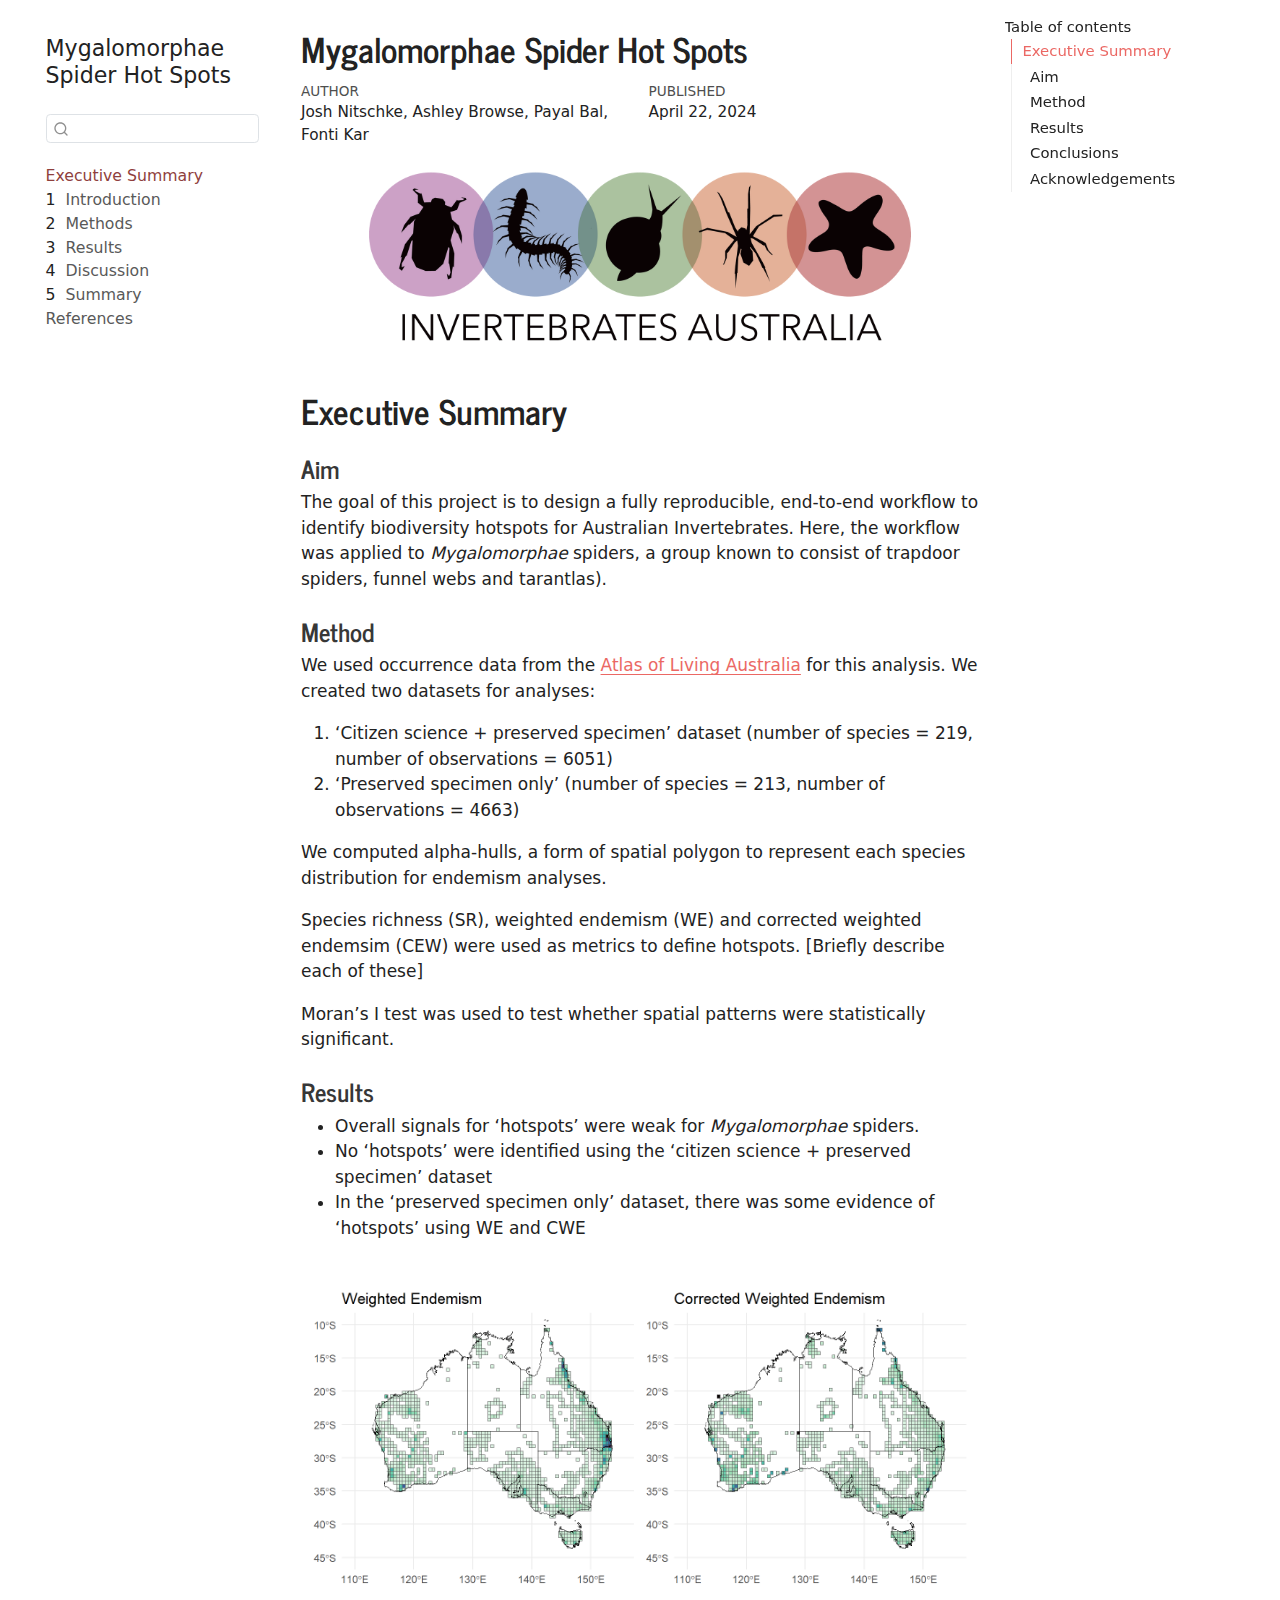
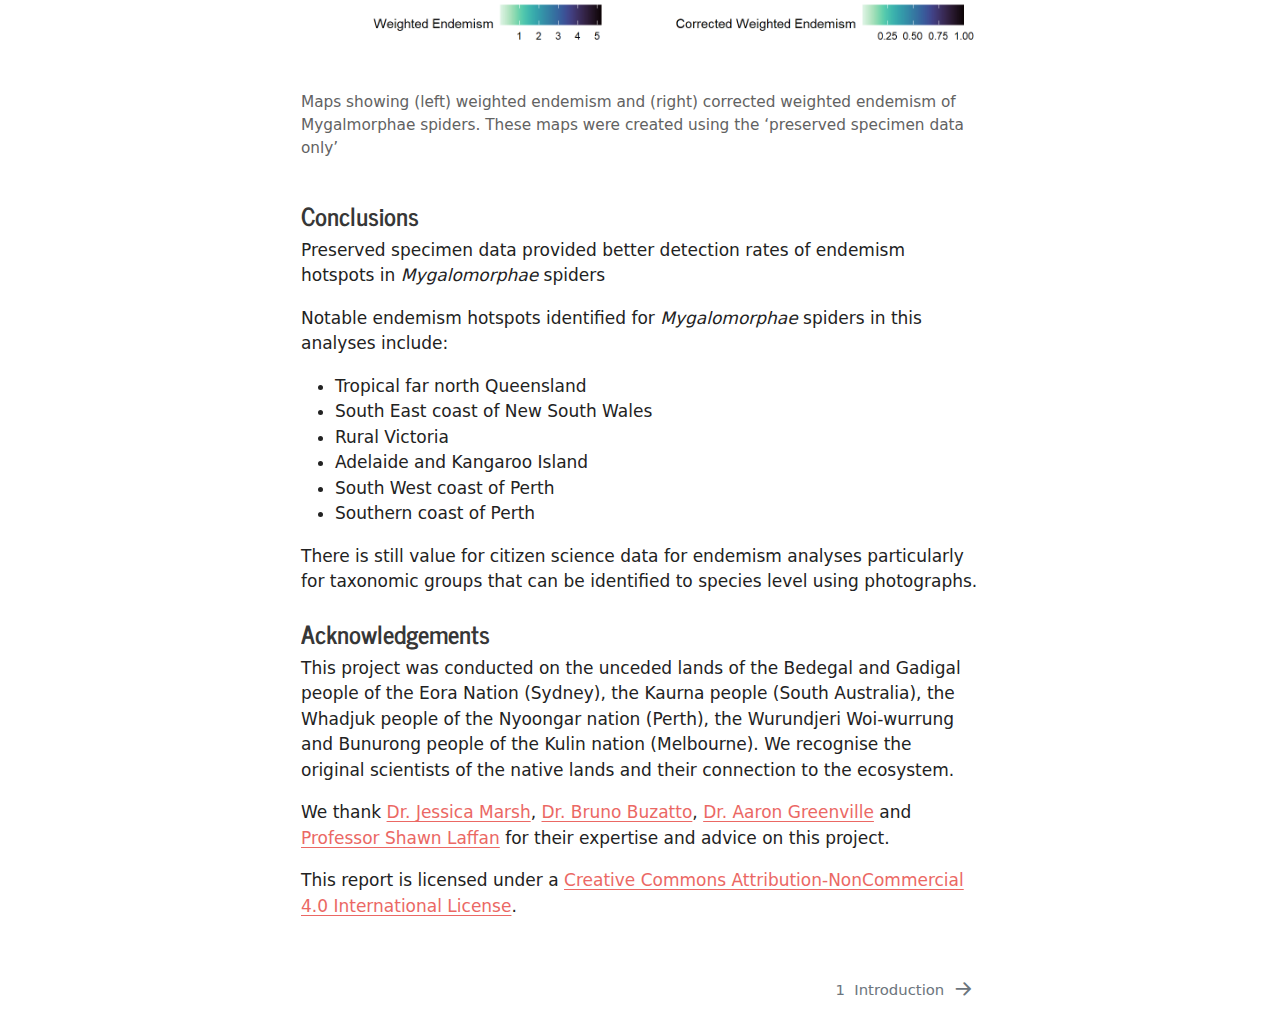
<file: index.html>
<!DOCTYPE html>
<html xmlns="http://www.w3.org/1999/xhtml" lang="en" xml:lang="en"><head>

<meta charset="utf-8">
<meta name="generator" content="quarto-1.5.57">

<meta name="viewport" content="width=device-width, initial-scale=1.0, user-scalable=yes">

<meta name="author" content="Josh Nitschke, Ashley Browse, Payal Bal, Fonti Kar">
<meta name="dcterms.date" content="2024-04-22">

<title>Mygalomorphae Spider Hot Spots</title>
<style>
code{white-space: pre-wrap;}
span.smallcaps{font-variant: small-caps;}
div.columns{display: flex; gap: min(4vw, 1.5em);}
div.column{flex: auto; overflow-x: auto;}
div.hanging-indent{margin-left: 1.5em; text-indent: -1.5em;}
ul.task-list{list-style: none;}
ul.task-list li input[type="checkbox"] {
  width: 0.8em;
  margin: 0 0.8em 0.2em -1em; /* quarto-specific, see https://github.com/quarto-dev/quarto-cli/issues/4556 */ 
  vertical-align: middle;
}
</style>


<script src="site_libs/quarto-nav/quarto-nav.js"></script>
<script src="site_libs/quarto-nav/headroom.min.js"></script>
<script src="site_libs/clipboard/clipboard.min.js"></script>
<script src="site_libs/quarto-search/autocomplete.umd.js"></script>
<script src="site_libs/quarto-search/fuse.min.js"></script>
<script src="site_libs/quarto-search/quarto-search.js"></script>
<meta name="quarto:offset" content="./">
<link href="./intro.html" rel="next">
<script src="site_libs/quarto-html/quarto.js"></script>
<script src="site_libs/quarto-html/popper.min.js"></script>
<script src="site_libs/quarto-html/tippy.umd.min.js"></script>
<script src="site_libs/quarto-html/anchor.min.js"></script>
<link href="site_libs/quarto-html/tippy.css" rel="stylesheet">
<link href="site_libs/quarto-html/quarto-syntax-highlighting.css" rel="stylesheet" id="quarto-text-highlighting-styles">
<script src="site_libs/bootstrap/bootstrap.min.js"></script>
<link href="site_libs/bootstrap/bootstrap-icons.css" rel="stylesheet">
<link href="site_libs/bootstrap/bootstrap.min.css" rel="stylesheet" id="quarto-bootstrap" data-mode="light">
<script src="site_libs/quarto-contrib/glightbox/glightbox.min.js"></script>
<link href="site_libs/quarto-contrib/glightbox/glightbox.min.css" rel="stylesheet">
<link href="site_libs/quarto-contrib/glightbox/lightbox.css" rel="stylesheet">
<script id="quarto-search-options" type="application/json">{
  "location": "sidebar",
  "copy-button": false,
  "collapse-after": 3,
  "panel-placement": "start",
  "type": "textbox",
  "limit": 50,
  "keyboard-shortcut": [
    "f",
    "/",
    "s"
  ],
  "show-item-context": false,
  "language": {
    "search-no-results-text": "No results",
    "search-matching-documents-text": "matching documents",
    "search-copy-link-title": "Copy link to search",
    "search-hide-matches-text": "Hide additional matches",
    "search-more-match-text": "more match in this document",
    "search-more-matches-text": "more matches in this document",
    "search-clear-button-title": "Clear",
    "search-text-placeholder": "",
    "search-detached-cancel-button-title": "Cancel",
    "search-submit-button-title": "Submit",
    "search-label": "Search"
  }
}</script>


</head>

<body class="nav-sidebar floating">

<div id="quarto-search-results"></div>
  <header id="quarto-header" class="headroom fixed-top">
  <nav class="quarto-secondary-nav">
    <div class="container-fluid d-flex">
      <button type="button" class="quarto-btn-toggle btn" data-bs-toggle="collapse" role="button" data-bs-target=".quarto-sidebar-collapse-item" aria-controls="quarto-sidebar" aria-expanded="false" aria-label="Toggle sidebar navigation" onclick="if (window.quartoToggleHeadroom) { window.quartoToggleHeadroom(); }">
        <i class="bi bi-layout-text-sidebar-reverse"></i>
      </button>
        <nav class="quarto-page-breadcrumbs" aria-label="breadcrumb"><ol class="breadcrumb"><li class="breadcrumb-item"><a href="./index.html">Executive Summary</a></li></ol></nav>
        <a class="flex-grow-1" role="navigation" data-bs-toggle="collapse" data-bs-target=".quarto-sidebar-collapse-item" aria-controls="quarto-sidebar" aria-expanded="false" aria-label="Toggle sidebar navigation" onclick="if (window.quartoToggleHeadroom) { window.quartoToggleHeadroom(); }">      
        </a>
      <button type="button" class="btn quarto-search-button" aria-label="Search" onclick="window.quartoOpenSearch();">
        <i class="bi bi-search"></i>
      </button>
    </div>
  </nav>
</header>
<!-- content -->
<div id="quarto-content" class="quarto-container page-columns page-rows-contents page-layout-article">
<!-- sidebar -->
  <nav id="quarto-sidebar" class="sidebar collapse collapse-horizontal quarto-sidebar-collapse-item sidebar-navigation floating overflow-auto">
    <div class="pt-lg-2 mt-2 text-left sidebar-header">
    <div class="sidebar-title mb-0 py-0">
      <a href="./">Mygalomorphae Spider Hot Spots</a> 
    </div>
      </div>
        <div class="mt-2 flex-shrink-0 align-items-center">
        <div class="sidebar-search">
        <div id="quarto-search" class="" title="Search"></div>
        </div>
        </div>
    <div class="sidebar-menu-container"> 
    <ul class="list-unstyled mt-1">
        <li class="sidebar-item">
  <div class="sidebar-item-container"> 
  <a href="./index.html" class="sidebar-item-text sidebar-link active">
 <span class="menu-text">Executive Summary</span></a>
  </div>
</li>
        <li class="sidebar-item">
  <div class="sidebar-item-container"> 
  <a href="./intro.html" class="sidebar-item-text sidebar-link">
 <span class="menu-text"><span class="chapter-number">1</span>&nbsp; <span class="chapter-title">Introduction</span></span></a>
  </div>
</li>
        <li class="sidebar-item">
  <div class="sidebar-item-container"> 
  <a href="./methods.html" class="sidebar-item-text sidebar-link">
 <span class="menu-text"><span class="chapter-number">2</span>&nbsp; <span class="chapter-title">Methods</span></span></a>
  </div>
</li>
        <li class="sidebar-item">
  <div class="sidebar-item-container"> 
  <a href="./results.html" class="sidebar-item-text sidebar-link">
 <span class="menu-text"><span class="chapter-number">3</span>&nbsp; <span class="chapter-title">Results</span></span></a>
  </div>
</li>
        <li class="sidebar-item">
  <div class="sidebar-item-container"> 
  <a href="./discussion.html" class="sidebar-item-text sidebar-link">
 <span class="menu-text"><span class="chapter-number">4</span>&nbsp; <span class="chapter-title">Discussion</span></span></a>
  </div>
</li>
        <li class="sidebar-item">
  <div class="sidebar-item-container"> 
  <a href="./conclusions.html" class="sidebar-item-text sidebar-link">
 <span class="menu-text"><span class="chapter-number">5</span>&nbsp; <span class="chapter-title">Summary</span></span></a>
  </div>
</li>
        <li class="sidebar-item">
  <div class="sidebar-item-container"> 
  <a href="./references.html" class="sidebar-item-text sidebar-link">
 <span class="menu-text">References</span></a>
  </div>
</li>
    </ul>
    </div>
</nav>
<div id="quarto-sidebar-glass" class="quarto-sidebar-collapse-item" data-bs-toggle="collapse" data-bs-target=".quarto-sidebar-collapse-item"></div>
<!-- margin-sidebar -->
    <div id="quarto-margin-sidebar" class="sidebar margin-sidebar">
        <nav id="TOC" role="doc-toc" class="toc-active">
    <h2 id="toc-title">Table of contents</h2>
   
  <ul>
  <li><a href="#executive-summary" id="toc-executive-summary" class="nav-link active" data-scroll-target="#executive-summary">Executive Summary</a>
  <ul class="collapse">
  <li><a href="#aim" id="toc-aim" class="nav-link" data-scroll-target="#aim">Aim</a></li>
  <li><a href="#method" id="toc-method" class="nav-link" data-scroll-target="#method">Method</a></li>
  <li><a href="#results" id="toc-results" class="nav-link" data-scroll-target="#results">Results</a></li>
  <li><a href="#conclusions" id="toc-conclusions" class="nav-link" data-scroll-target="#conclusions">Conclusions</a></li>
  <li><a href="#acknowledgements" id="toc-acknowledgements" class="nav-link" data-scroll-target="#acknowledgements">Acknowledgements</a></li>
  </ul></li>
  </ul>
</nav>
    </div>
<!-- main -->
<main class="content" id="quarto-document-content">

<header id="title-block-header" class="quarto-title-block default">
<div class="quarto-title">
<h1 class="title">Mygalomorphae Spider Hot Spots</h1>
</div>



<div class="quarto-title-meta">

    <div>
    <div class="quarto-title-meta-heading">Author</div>
    <div class="quarto-title-meta-contents">
             <p>Josh Nitschke, Ashley Browse, Payal Bal, Fonti Kar </p>
          </div>
  </div>
    
    <div>
    <div class="quarto-title-meta-heading">Published</div>
    <div class="quarto-title-meta-contents">
      <p class="date">April 22, 2024</p>
    </div>
  </div>
  
    
  </div>
  


</header>


<div class="quarto-figure quarto-figure-center">
<figure class="figure">
<p><a href="logo/IA_banner.png" class="lightbox" data-gallery="quarto-lightbox-gallery-1"><img src="logo/IA_banner.png" class="img-fluid quarto-figure quarto-figure-center figure-img" style="width:80.0%"></a></p>
</figure>
</div>
<section id="executive-summary" class="level1 unnumbered">
<h1 class="unnumbered">Executive Summary</h1>
<section id="aim" class="level3">
<h3 class="anchored" data-anchor-id="aim">Aim</h3>
<p>The goal of this project is to design a fully reproducible, end-to-end workflow to identify biodiversity hotspots for Australian Invertebrates. Here, the workflow was applied to <em>Mygalomorphae</em> spiders, a group known to consist of trapdoor spiders, funnel webs and tarantlas).</p>
</section>
<section id="method" class="level3">
<h3 class="anchored" data-anchor-id="method">Method</h3>
<p>We used occurrence data from the <a href="https://www.ala.org.au/">Atlas of Living Australia</a> for this analysis. We created two datasets for analyses:</p>
<ol type="1">
<li>‘Citizen science + preserved specimen’ dataset (number of species = 219, number of observations = 6051)</li>
<li>‘Preserved specimen only’ (number of species = 213, number of observations = 4663)</li>
</ol>
<p>We computed alpha-hulls, a form of spatial polygon to represent each species distribution for endemism analyses.</p>
<p>Species richness (SR), weighted endemism (WE) and corrected weighted endemsim (CEW) were used as metrics to define hotspots. [Briefly describe each of these]</p>
<p>Moran’s I test was used to test whether spatial patterns were statistically significant.</p>
</section>
<section id="results" class="level3">
<h3 class="anchored" data-anchor-id="results">Results</h3>
<ul>
<li>Overall signals for ‘hotspots’ were weak for <em>Mygalomorphae</em> spiders.</li>
<li>No ‘hotspots’ were identified using the ‘citizen science + preserved specimen’ dataset</li>
<li>In the ‘preserved specimen only’ dataset, there was some evidence of ‘hotspots’ using WE and CWE</li>
</ul>
<div class="cell">
<div class="cell-output-display">
<div class="quarto-figure quarto-figure-center">
<figure class="figure">
<p><a href="index_files/figure-html/unnamed-chunk-4-1.png" class="lightbox" data-gallery="quarto-lightbox-gallery-2" title="Maps showing (left) weighted endemism and (right) corrected weighted endemism of Mygalmorphae spiders. These maps were created using the ‘preserved specimen data only’"><img src="index_files/figure-html/unnamed-chunk-4-1.png" class="img-fluid figure-img" width="768" alt="Maps showing (left) weighted endemism and (right) corrected weighted endemism of Mygalmorphae spiders. These maps were created using the ‘preserved specimen data only’"></a></p>
<figcaption>Maps showing (left) weighted endemism and (right) corrected weighted endemism of Mygalmorphae spiders. These maps were created using the ‘preserved specimen data only’</figcaption>
</figure>
</div>
</div>
</div>
</section>
<section id="conclusions" class="level3">
<h3 class="anchored" data-anchor-id="conclusions">Conclusions</h3>
<p>Preserved specimen data provided better detection rates of endemism hotspots in <em>Mygalomorphae</em> spiders</p>
<p>Notable endemism hotspots identified for <em>Mygalomorphae</em> spiders in this analyses include:</p>
<ul>
<li>Tropical far north Queensland</li>
<li>South East coast of New South Wales</li>
<li>Rural Victoria</li>
<li>Adelaide and Kangaroo Island</li>
<li>South West coast of Perth</li>
<li>Southern coast of Perth</li>
</ul>
<p>There is still value for citizen science data for endemism analyses particularly for taxonomic groups that can be identified to species level using photographs.</p>
</section>
<section id="acknowledgements" class="level3">
<h3 class="anchored" data-anchor-id="acknowledgements">Acknowledgements</h3>
<p>This project was conducted on the unceded lands of the Bedegal and Gadigal people of the Eora Nation (Sydney), the Kaurna people (South Australia), the Whadjuk people of the Nyoongar nation (Perth), the Wurundjeri Woi-wurrung and Bunurong people of the Kulin nation (Melbourne). We recognise the original scientists of the native lands and their connection to the ecosystem.</p>
<p>We thank <a href="https://www.nespthreatenedspecies.edu.au/people/jessica-marsh">Dr.&nbsp;Jessica Marsh</a>, <a href="https://www.buzatto.info/">Dr.&nbsp;Bruno Buzatto</a>, <a href="https://aarongreenville.com/">Dr.&nbsp;Aaron Greenville</a> and <a href="https://www.unsw.edu.au/staff/shawn-laffan">Professor Shawn Laffan</a> for their expertise and advice on this project.</p>
<p>This report is licensed under a <a href="https://creativecommons.org/licenses/by/4.0/">Creative Commons Attribution-NonCommercial 4.0 International License</a>.</p>


</section>
</section>

</main> <!-- /main -->
<script id="quarto-html-after-body" type="application/javascript">
window.document.addEventListener("DOMContentLoaded", function (event) {
  const toggleBodyColorMode = (bsSheetEl) => {
    const mode = bsSheetEl.getAttribute("data-mode");
    const bodyEl = window.document.querySelector("body");
    if (mode === "dark") {
      bodyEl.classList.add("quarto-dark");
      bodyEl.classList.remove("quarto-light");
    } else {
      bodyEl.classList.add("quarto-light");
      bodyEl.classList.remove("quarto-dark");
    }
  }
  const toggleBodyColorPrimary = () => {
    const bsSheetEl = window.document.querySelector("link#quarto-bootstrap");
    if (bsSheetEl) {
      toggleBodyColorMode(bsSheetEl);
    }
  }
  toggleBodyColorPrimary();  
  const icon = "";
  const anchorJS = new window.AnchorJS();
  anchorJS.options = {
    placement: 'right',
    icon: icon
  };
  anchorJS.add('.anchored');
  const isCodeAnnotation = (el) => {
    for (const clz of el.classList) {
      if (clz.startsWith('code-annotation-')) {                     
        return true;
      }
    }
    return false;
  }
  const onCopySuccess = function(e) {
    // button target
    const button = e.trigger;
    // don't keep focus
    button.blur();
    // flash "checked"
    button.classList.add('code-copy-button-checked');
    var currentTitle = button.getAttribute("title");
    button.setAttribute("title", "Copied!");
    let tooltip;
    if (window.bootstrap) {
      button.setAttribute("data-bs-toggle", "tooltip");
      button.setAttribute("data-bs-placement", "left");
      button.setAttribute("data-bs-title", "Copied!");
      tooltip = new bootstrap.Tooltip(button, 
        { trigger: "manual", 
          customClass: "code-copy-button-tooltip",
          offset: [0, -8]});
      tooltip.show();    
    }
    setTimeout(function() {
      if (tooltip) {
        tooltip.hide();
        button.removeAttribute("data-bs-title");
        button.removeAttribute("data-bs-toggle");
        button.removeAttribute("data-bs-placement");
      }
      button.setAttribute("title", currentTitle);
      button.classList.remove('code-copy-button-checked');
    }, 1000);
    // clear code selection
    e.clearSelection();
  }
  const getTextToCopy = function(trigger) {
      const codeEl = trigger.previousElementSibling.cloneNode(true);
      for (const childEl of codeEl.children) {
        if (isCodeAnnotation(childEl)) {
          childEl.remove();
        }
      }
      return codeEl.innerText;
  }
  const clipboard = new window.ClipboardJS('.code-copy-button:not([data-in-quarto-modal])', {
    text: getTextToCopy
  });
  clipboard.on('success', onCopySuccess);
  if (window.document.getElementById('quarto-embedded-source-code-modal')) {
    // For code content inside modals, clipBoardJS needs to be initialized with a container option
    // TODO: Check when it could be a function (https://github.com/zenorocha/clipboard.js/issues/860)
    const clipboardModal = new window.ClipboardJS('.code-copy-button[data-in-quarto-modal]', {
      text: getTextToCopy,
      container: window.document.getElementById('quarto-embedded-source-code-modal')
    });
    clipboardModal.on('success', onCopySuccess);
  }
    var localhostRegex = new RegExp(/^(?:http|https):\/\/localhost\:?[0-9]*\//);
    var mailtoRegex = new RegExp(/^mailto:/);
      var filterRegex = new RegExp('/' + window.location.host + '/');
    var isInternal = (href) => {
        return filterRegex.test(href) || localhostRegex.test(href) || mailtoRegex.test(href);
    }
    // Inspect non-navigation links and adorn them if external
 	var links = window.document.querySelectorAll('a[href]:not(.nav-link):not(.navbar-brand):not(.toc-action):not(.sidebar-link):not(.sidebar-item-toggle):not(.pagination-link):not(.no-external):not([aria-hidden]):not(.dropdown-item):not(.quarto-navigation-tool):not(.about-link)');
    for (var i=0; i<links.length; i++) {
      const link = links[i];
      if (!isInternal(link.href)) {
        // undo the damage that might have been done by quarto-nav.js in the case of
        // links that we want to consider external
        if (link.dataset.originalHref !== undefined) {
          link.href = link.dataset.originalHref;
        }
      }
    }
  function tippyHover(el, contentFn, onTriggerFn, onUntriggerFn) {
    const config = {
      allowHTML: true,
      maxWidth: 500,
      delay: 100,
      arrow: false,
      appendTo: function(el) {
          return el.parentElement;
      },
      interactive: true,
      interactiveBorder: 10,
      theme: 'quarto',
      placement: 'bottom-start',
    };
    if (contentFn) {
      config.content = contentFn;
    }
    if (onTriggerFn) {
      config.onTrigger = onTriggerFn;
    }
    if (onUntriggerFn) {
      config.onUntrigger = onUntriggerFn;
    }
    window.tippy(el, config); 
  }
  const noterefs = window.document.querySelectorAll('a[role="doc-noteref"]');
  for (var i=0; i<noterefs.length; i++) {
    const ref = noterefs[i];
    tippyHover(ref, function() {
      // use id or data attribute instead here
      let href = ref.getAttribute('data-footnote-href') || ref.getAttribute('href');
      try { href = new URL(href).hash; } catch {}
      const id = href.replace(/^#\/?/, "");
      const note = window.document.getElementById(id);
      if (note) {
        return note.innerHTML;
      } else {
        return "";
      }
    });
  }
  const xrefs = window.document.querySelectorAll('a.quarto-xref');
  const processXRef = (id, note) => {
    // Strip column container classes
    const stripColumnClz = (el) => {
      el.classList.remove("page-full", "page-columns");
      if (el.children) {
        for (const child of el.children) {
          stripColumnClz(child);
        }
      }
    }
    stripColumnClz(note)
    if (id === null || id.startsWith('sec-')) {
      // Special case sections, only their first couple elements
      const container = document.createElement("div");
      if (note.children && note.children.length > 2) {
        container.appendChild(note.children[0].cloneNode(true));
        for (let i = 1; i < note.children.length; i++) {
          const child = note.children[i];
          if (child.tagName === "P" && child.innerText === "") {
            continue;
          } else {
            container.appendChild(child.cloneNode(true));
            break;
          }
        }
        if (window.Quarto?.typesetMath) {
          window.Quarto.typesetMath(container);
        }
        return container.innerHTML
      } else {
        if (window.Quarto?.typesetMath) {
          window.Quarto.typesetMath(note);
        }
        return note.innerHTML;
      }
    } else {
      // Remove any anchor links if they are present
      const anchorLink = note.querySelector('a.anchorjs-link');
      if (anchorLink) {
        anchorLink.remove();
      }
      if (window.Quarto?.typesetMath) {
        window.Quarto.typesetMath(note);
      }
      // TODO in 1.5, we should make sure this works without a callout special case
      if (note.classList.contains("callout")) {
        return note.outerHTML;
      } else {
        return note.innerHTML;
      }
    }
  }
  for (var i=0; i<xrefs.length; i++) {
    const xref = xrefs[i];
    tippyHover(xref, undefined, function(instance) {
      instance.disable();
      let url = xref.getAttribute('href');
      let hash = undefined; 
      if (url.startsWith('#')) {
        hash = url;
      } else {
        try { hash = new URL(url).hash; } catch {}
      }
      if (hash) {
        const id = hash.replace(/^#\/?/, "");
        const note = window.document.getElementById(id);
        if (note !== null) {
          try {
            const html = processXRef(id, note.cloneNode(true));
            instance.setContent(html);
          } finally {
            instance.enable();
            instance.show();
          }
        } else {
          // See if we can fetch this
          fetch(url.split('#')[0])
          .then(res => res.text())
          .then(html => {
            const parser = new DOMParser();
            const htmlDoc = parser.parseFromString(html, "text/html");
            const note = htmlDoc.getElementById(id);
            if (note !== null) {
              const html = processXRef(id, note);
              instance.setContent(html);
            } 
          }).finally(() => {
            instance.enable();
            instance.show();
          });
        }
      } else {
        // See if we can fetch a full url (with no hash to target)
        // This is a special case and we should probably do some content thinning / targeting
        fetch(url)
        .then(res => res.text())
        .then(html => {
          const parser = new DOMParser();
          const htmlDoc = parser.parseFromString(html, "text/html");
          const note = htmlDoc.querySelector('main.content');
          if (note !== null) {
            // This should only happen for chapter cross references
            // (since there is no id in the URL)
            // remove the first header
            if (note.children.length > 0 && note.children[0].tagName === "HEADER") {
              note.children[0].remove();
            }
            const html = processXRef(null, note);
            instance.setContent(html);
          } 
        }).finally(() => {
          instance.enable();
          instance.show();
        });
      }
    }, function(instance) {
    });
  }
      let selectedAnnoteEl;
      const selectorForAnnotation = ( cell, annotation) => {
        let cellAttr = 'data-code-cell="' + cell + '"';
        let lineAttr = 'data-code-annotation="' +  annotation + '"';
        const selector = 'span[' + cellAttr + '][' + lineAttr + ']';
        return selector;
      }
      const selectCodeLines = (annoteEl) => {
        const doc = window.document;
        const targetCell = annoteEl.getAttribute("data-target-cell");
        const targetAnnotation = annoteEl.getAttribute("data-target-annotation");
        const annoteSpan = window.document.querySelector(selectorForAnnotation(targetCell, targetAnnotation));
        const lines = annoteSpan.getAttribute("data-code-lines").split(",");
        const lineIds = lines.map((line) => {
          return targetCell + "-" + line;
        })
        let top = null;
        let height = null;
        let parent = null;
        if (lineIds.length > 0) {
            //compute the position of the single el (top and bottom and make a div)
            const el = window.document.getElementById(lineIds[0]);
            top = el.offsetTop;
            height = el.offsetHeight;
            parent = el.parentElement.parentElement;
          if (lineIds.length > 1) {
            const lastEl = window.document.getElementById(lineIds[lineIds.length - 1]);
            const bottom = lastEl.offsetTop + lastEl.offsetHeight;
            height = bottom - top;
          }
          if (top !== null && height !== null && parent !== null) {
            // cook up a div (if necessary) and position it 
            let div = window.document.getElementById("code-annotation-line-highlight");
            if (div === null) {
              div = window.document.createElement("div");
              div.setAttribute("id", "code-annotation-line-highlight");
              div.style.position = 'absolute';
              parent.appendChild(div);
            }
            div.style.top = top - 2 + "px";
            div.style.height = height + 4 + "px";
            div.style.left = 0;
            let gutterDiv = window.document.getElementById("code-annotation-line-highlight-gutter");
            if (gutterDiv === null) {
              gutterDiv = window.document.createElement("div");
              gutterDiv.setAttribute("id", "code-annotation-line-highlight-gutter");
              gutterDiv.style.position = 'absolute';
              const codeCell = window.document.getElementById(targetCell);
              const gutter = codeCell.querySelector('.code-annotation-gutter');
              gutter.appendChild(gutterDiv);
            }
            gutterDiv.style.top = top - 2 + "px";
            gutterDiv.style.height = height + 4 + "px";
          }
          selectedAnnoteEl = annoteEl;
        }
      };
      const unselectCodeLines = () => {
        const elementsIds = ["code-annotation-line-highlight", "code-annotation-line-highlight-gutter"];
        elementsIds.forEach((elId) => {
          const div = window.document.getElementById(elId);
          if (div) {
            div.remove();
          }
        });
        selectedAnnoteEl = undefined;
      };
        // Handle positioning of the toggle
    window.addEventListener(
      "resize",
      throttle(() => {
        elRect = undefined;
        if (selectedAnnoteEl) {
          selectCodeLines(selectedAnnoteEl);
        }
      }, 10)
    );
    function throttle(fn, ms) {
    let throttle = false;
    let timer;
      return (...args) => {
        if(!throttle) { // first call gets through
            fn.apply(this, args);
            throttle = true;
        } else { // all the others get throttled
            if(timer) clearTimeout(timer); // cancel #2
            timer = setTimeout(() => {
              fn.apply(this, args);
              timer = throttle = false;
            }, ms);
        }
      };
    }
      // Attach click handler to the DT
      const annoteDls = window.document.querySelectorAll('dt[data-target-cell]');
      for (const annoteDlNode of annoteDls) {
        annoteDlNode.addEventListener('click', (event) => {
          const clickedEl = event.target;
          if (clickedEl !== selectedAnnoteEl) {
            unselectCodeLines();
            const activeEl = window.document.querySelector('dt[data-target-cell].code-annotation-active');
            if (activeEl) {
              activeEl.classList.remove('code-annotation-active');
            }
            selectCodeLines(clickedEl);
            clickedEl.classList.add('code-annotation-active');
          } else {
            // Unselect the line
            unselectCodeLines();
            clickedEl.classList.remove('code-annotation-active');
          }
        });
      }
  const findCites = (el) => {
    const parentEl = el.parentElement;
    if (parentEl) {
      const cites = parentEl.dataset.cites;
      if (cites) {
        return {
          el,
          cites: cites.split(' ')
        };
      } else {
        return findCites(el.parentElement)
      }
    } else {
      return undefined;
    }
  };
  var bibliorefs = window.document.querySelectorAll('a[role="doc-biblioref"]');
  for (var i=0; i<bibliorefs.length; i++) {
    const ref = bibliorefs[i];
    const citeInfo = findCites(ref);
    if (citeInfo) {
      tippyHover(citeInfo.el, function() {
        var popup = window.document.createElement('div');
        citeInfo.cites.forEach(function(cite) {
          var citeDiv = window.document.createElement('div');
          citeDiv.classList.add('hanging-indent');
          citeDiv.classList.add('csl-entry');
          var biblioDiv = window.document.getElementById('ref-' + cite);
          if (biblioDiv) {
            citeDiv.innerHTML = biblioDiv.innerHTML;
          }
          popup.appendChild(citeDiv);
        });
        return popup.innerHTML;
      });
    }
  }
});
</script>
<nav class="page-navigation">
  <div class="nav-page nav-page-previous">
  </div>
  <div class="nav-page nav-page-next">
      <a href="./intro.html" class="pagination-link" aria-label="Introduction">
        <span class="nav-page-text"><span class="chapter-number">1</span>&nbsp; <span class="chapter-title">Introduction</span></span> <i class="bi bi-arrow-right-short"></i>
      </a>
  </div>
</nav>
</div> <!-- /content -->
<script>var lightboxQuarto = GLightbox({"selector":".lightbox","openEffect":"zoom","closeEffect":"zoom","loop":false,"descPosition":"bottom"});
(function() {
  let previousOnload = window.onload;
  window.onload = () => {
    if (previousOnload) {
      previousOnload();
    }
    lightboxQuarto.on('slide_before_load', (data) => {
      const { slideIndex, slideNode, slideConfig, player, trigger } = data;
      const href = trigger.getAttribute('href');
      if (href !== null) {
        const imgEl = window.document.querySelector(`a[href="${href}"] img`);
        if (imgEl !== null) {
          const srcAttr = imgEl.getAttribute("src");
          if (srcAttr && srcAttr.startsWith("data:")) {
            slideConfig.href = srcAttr;
          }
        }
      } 
    });
  
    lightboxQuarto.on('slide_after_load', (data) => {
      const { slideIndex, slideNode, slideConfig, player, trigger } = data;
      if (window.Quarto?.typesetMath) {
        window.Quarto.typesetMath(slideNode);
      }
    });
  
  };
  
})();
          </script>




</body></html>
</file>
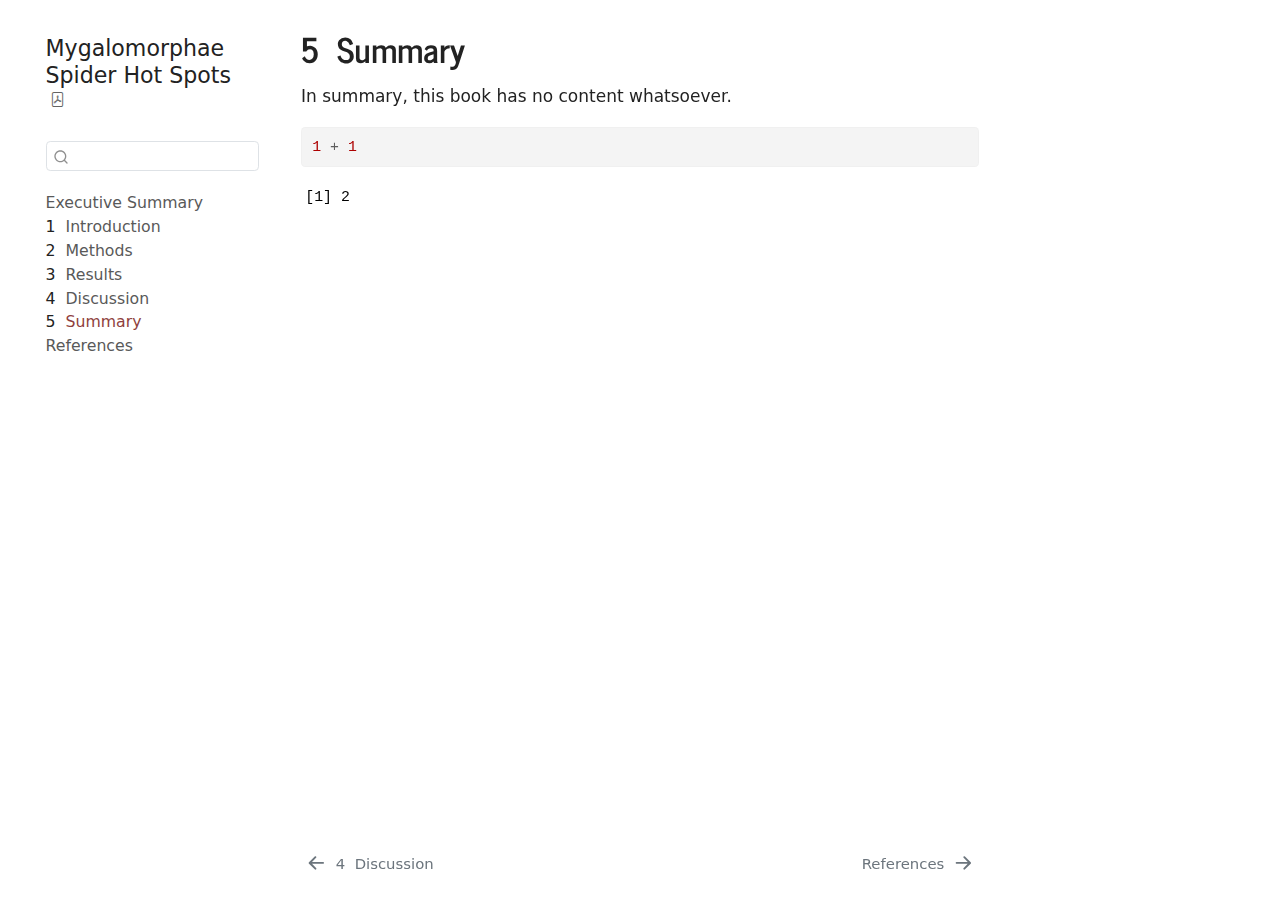
<file: conclusions.html>
<!DOCTYPE html>
<html xmlns="http://www.w3.org/1999/xhtml" lang="en" xml:lang="en"><head>

<meta charset="utf-8">
<meta name="generator" content="quarto-1.5.57">

<meta name="viewport" content="width=device-width, initial-scale=1.0, user-scalable=yes">


<title>5&nbsp; Summary – Mygalomorphae Spider Hot Spots</title>
<style>
code{white-space: pre-wrap;}
span.smallcaps{font-variant: small-caps;}
div.columns{display: flex; gap: min(4vw, 1.5em);}
div.column{flex: auto; overflow-x: auto;}
div.hanging-indent{margin-left: 1.5em; text-indent: -1.5em;}
ul.task-list{list-style: none;}
ul.task-list li input[type="checkbox"] {
  width: 0.8em;
  margin: 0 0.8em 0.2em -1em; /* quarto-specific, see https://github.com/quarto-dev/quarto-cli/issues/4556 */ 
  vertical-align: middle;
}
/* CSS for syntax highlighting */
pre > code.sourceCode { white-space: pre; position: relative; }
pre > code.sourceCode > span { line-height: 1.25; }
pre > code.sourceCode > span:empty { height: 1.2em; }
.sourceCode { overflow: visible; }
code.sourceCode > span { color: inherit; text-decoration: inherit; }
div.sourceCode { margin: 1em 0; }
pre.sourceCode { margin: 0; }
@media screen {
div.sourceCode { overflow: auto; }
}
@media print {
pre > code.sourceCode { white-space: pre-wrap; }
pre > code.sourceCode > span { display: inline-block; text-indent: -5em; padding-left: 5em; }
}
pre.numberSource code
  { counter-reset: source-line 0; }
pre.numberSource code > span
  { position: relative; left: -4em; counter-increment: source-line; }
pre.numberSource code > span > a:first-child::before
  { content: counter(source-line);
    position: relative; left: -1em; text-align: right; vertical-align: baseline;
    border: none; display: inline-block;
    -webkit-touch-callout: none; -webkit-user-select: none;
    -khtml-user-select: none; -moz-user-select: none;
    -ms-user-select: none; user-select: none;
    padding: 0 4px; width: 4em;
  }
pre.numberSource { margin-left: 3em;  padding-left: 4px; }
div.sourceCode
  {   }
@media screen {
pre > code.sourceCode > span > a:first-child::before { text-decoration: underline; }
}
</style>


<script src="site_libs/quarto-nav/quarto-nav.js"></script>
<script src="site_libs/quarto-nav/headroom.min.js"></script>
<script src="site_libs/clipboard/clipboard.min.js"></script>
<script src="site_libs/quarto-search/autocomplete.umd.js"></script>
<script src="site_libs/quarto-search/fuse.min.js"></script>
<script src="site_libs/quarto-search/quarto-search.js"></script>
<meta name="quarto:offset" content="./">
<link href="./references.html" rel="next">
<link href="./discussion.html" rel="prev">
<script src="site_libs/quarto-html/quarto.js"></script>
<script src="site_libs/quarto-html/popper.min.js"></script>
<script src="site_libs/quarto-html/tippy.umd.min.js"></script>
<script src="site_libs/quarto-html/anchor.min.js"></script>
<link href="site_libs/quarto-html/tippy.css" rel="stylesheet">
<link href="site_libs/quarto-html/quarto-syntax-highlighting.css" rel="stylesheet" id="quarto-text-highlighting-styles">
<script src="site_libs/bootstrap/bootstrap.min.js"></script>
<link href="site_libs/bootstrap/bootstrap-icons.css" rel="stylesheet">
<link href="site_libs/bootstrap/bootstrap.min.css" rel="stylesheet" id="quarto-bootstrap" data-mode="light">
<script id="quarto-search-options" type="application/json">{
  "location": "sidebar",
  "copy-button": false,
  "collapse-after": 3,
  "panel-placement": "start",
  "type": "textbox",
  "limit": 50,
  "keyboard-shortcut": [
    "f",
    "/",
    "s"
  ],
  "show-item-context": false,
  "language": {
    "search-no-results-text": "No results",
    "search-matching-documents-text": "matching documents",
    "search-copy-link-title": "Copy link to search",
    "search-hide-matches-text": "Hide additional matches",
    "search-more-match-text": "more match in this document",
    "search-more-matches-text": "more matches in this document",
    "search-clear-button-title": "Clear",
    "search-text-placeholder": "",
    "search-detached-cancel-button-title": "Cancel",
    "search-submit-button-title": "Submit",
    "search-label": "Search"
  }
}</script>


</head>

<body class="nav-sidebar floating">

<div id="quarto-search-results"></div>
  <header id="quarto-header" class="headroom fixed-top">
  <nav class="quarto-secondary-nav">
    <div class="container-fluid d-flex">
      <button type="button" class="quarto-btn-toggle btn" data-bs-toggle="collapse" role="button" data-bs-target=".quarto-sidebar-collapse-item" aria-controls="quarto-sidebar" aria-expanded="false" aria-label="Toggle sidebar navigation" onclick="if (window.quartoToggleHeadroom) { window.quartoToggleHeadroom(); }">
        <i class="bi bi-layout-text-sidebar-reverse"></i>
      </button>
        <nav class="quarto-page-breadcrumbs" aria-label="breadcrumb"><ol class="breadcrumb"><li class="breadcrumb-item"><a href="./conclusions.html"><span class="chapter-number">5</span>&nbsp; <span class="chapter-title">Summary</span></a></li></ol></nav>
        <a class="flex-grow-1" role="navigation" data-bs-toggle="collapse" data-bs-target=".quarto-sidebar-collapse-item" aria-controls="quarto-sidebar" aria-expanded="false" aria-label="Toggle sidebar navigation" onclick="if (window.quartoToggleHeadroom) { window.quartoToggleHeadroom(); }">      
        </a>
      <button type="button" class="btn quarto-search-button" aria-label="Search" onclick="window.quartoOpenSearch();">
        <i class="bi bi-search"></i>
      </button>
    </div>
  </nav>
</header>
<!-- content -->
<div id="quarto-content" class="quarto-container page-columns page-rows-contents page-layout-article">
<!-- sidebar -->
  <nav id="quarto-sidebar" class="sidebar collapse collapse-horizontal quarto-sidebar-collapse-item sidebar-navigation floating overflow-auto">
    <div class="pt-lg-2 mt-2 text-left sidebar-header">
    <div class="sidebar-title mb-0 py-0">
      <a href="./">Mygalomorphae Spider Hot Spots</a> 
        <div class="sidebar-tools-main">
    <a href="./Invertebrates-Australia-Hotspots-Report.pdf" title="Download PDF" class="quarto-navigation-tool px-1" aria-label="Download PDF"><i class="bi bi-file-pdf"></i></a>
</div>
    </div>
      </div>
        <div class="mt-2 flex-shrink-0 align-items-center">
        <div class="sidebar-search">
        <div id="quarto-search" class="" title="Search"></div>
        </div>
        </div>
    <div class="sidebar-menu-container"> 
    <ul class="list-unstyled mt-1">
        <li class="sidebar-item">
  <div class="sidebar-item-container"> 
  <a href="./index.html" class="sidebar-item-text sidebar-link">
 <span class="menu-text">Executive Summary</span></a>
  </div>
</li>
        <li class="sidebar-item">
  <div class="sidebar-item-container"> 
  <a href="./intro.html" class="sidebar-item-text sidebar-link">
 <span class="menu-text"><span class="chapter-number">1</span>&nbsp; <span class="chapter-title">Introduction</span></span></a>
  </div>
</li>
        <li class="sidebar-item">
  <div class="sidebar-item-container"> 
  <a href="./methods.html" class="sidebar-item-text sidebar-link">
 <span class="menu-text"><span class="chapter-number">2</span>&nbsp; <span class="chapter-title">Methods</span></span></a>
  </div>
</li>
        <li class="sidebar-item">
  <div class="sidebar-item-container"> 
  <a href="./results.html" class="sidebar-item-text sidebar-link">
 <span class="menu-text"><span class="chapter-number">3</span>&nbsp; <span class="chapter-title">Results</span></span></a>
  </div>
</li>
        <li class="sidebar-item">
  <div class="sidebar-item-container"> 
  <a href="./discussion.html" class="sidebar-item-text sidebar-link">
 <span class="menu-text"><span class="chapter-number">4</span>&nbsp; <span class="chapter-title">Discussion</span></span></a>
  </div>
</li>
        <li class="sidebar-item">
  <div class="sidebar-item-container"> 
  <a href="./conclusions.html" class="sidebar-item-text sidebar-link active">
 <span class="menu-text"><span class="chapter-number">5</span>&nbsp; <span class="chapter-title">Summary</span></span></a>
  </div>
</li>
        <li class="sidebar-item">
  <div class="sidebar-item-container"> 
  <a href="./references.html" class="sidebar-item-text sidebar-link">
 <span class="menu-text">References</span></a>
  </div>
</li>
    </ul>
    </div>
</nav>
<div id="quarto-sidebar-glass" class="quarto-sidebar-collapse-item" data-bs-toggle="collapse" data-bs-target=".quarto-sidebar-collapse-item"></div>
<!-- margin-sidebar -->
    <div id="quarto-margin-sidebar" class="sidebar margin-sidebar zindex-bottom">
        
    </div>
<!-- main -->
<main class="content" id="quarto-document-content">

<header id="title-block-header" class="quarto-title-block default">
<div class="quarto-title">
<h1 class="title"><span class="chapter-number">5</span>&nbsp; <span class="chapter-title">Summary</span></h1>
</div>



<div class="quarto-title-meta">

    
  
    
  </div>
  


</header>


<p>In summary, this book has no content whatsoever.</p>
<div class="cell">
<div class="sourceCode cell-code" id="cb1"><pre class="sourceCode r code-with-copy"><code class="sourceCode r"><span id="cb1-1"><a href="#cb1-1" aria-hidden="true" tabindex="-1"></a><span class="dv">1</span> <span class="sc">+</span> <span class="dv">1</span></span></code><button title="Copy to Clipboard" class="code-copy-button"><i class="bi"></i></button></pre></div>
<div class="cell-output cell-output-stdout">
<pre><code>[1] 2</code></pre>
</div>
</div>



</main> <!-- /main -->
<script id="quarto-html-after-body" type="application/javascript">
window.document.addEventListener("DOMContentLoaded", function (event) {
  const toggleBodyColorMode = (bsSheetEl) => {
    const mode = bsSheetEl.getAttribute("data-mode");
    const bodyEl = window.document.querySelector("body");
    if (mode === "dark") {
      bodyEl.classList.add("quarto-dark");
      bodyEl.classList.remove("quarto-light");
    } else {
      bodyEl.classList.add("quarto-light");
      bodyEl.classList.remove("quarto-dark");
    }
  }
  const toggleBodyColorPrimary = () => {
    const bsSheetEl = window.document.querySelector("link#quarto-bootstrap");
    if (bsSheetEl) {
      toggleBodyColorMode(bsSheetEl);
    }
  }
  toggleBodyColorPrimary();  
  const icon = "";
  const anchorJS = new window.AnchorJS();
  anchorJS.options = {
    placement: 'right',
    icon: icon
  };
  anchorJS.add('.anchored');
  const isCodeAnnotation = (el) => {
    for (const clz of el.classList) {
      if (clz.startsWith('code-annotation-')) {                     
        return true;
      }
    }
    return false;
  }
  const onCopySuccess = function(e) {
    // button target
    const button = e.trigger;
    // don't keep focus
    button.blur();
    // flash "checked"
    button.classList.add('code-copy-button-checked');
    var currentTitle = button.getAttribute("title");
    button.setAttribute("title", "Copied!");
    let tooltip;
    if (window.bootstrap) {
      button.setAttribute("data-bs-toggle", "tooltip");
      button.setAttribute("data-bs-placement", "left");
      button.setAttribute("data-bs-title", "Copied!");
      tooltip = new bootstrap.Tooltip(button, 
        { trigger: "manual", 
          customClass: "code-copy-button-tooltip",
          offset: [0, -8]});
      tooltip.show();    
    }
    setTimeout(function() {
      if (tooltip) {
        tooltip.hide();
        button.removeAttribute("data-bs-title");
        button.removeAttribute("data-bs-toggle");
        button.removeAttribute("data-bs-placement");
      }
      button.setAttribute("title", currentTitle);
      button.classList.remove('code-copy-button-checked');
    }, 1000);
    // clear code selection
    e.clearSelection();
  }
  const getTextToCopy = function(trigger) {
      const codeEl = trigger.previousElementSibling.cloneNode(true);
      for (const childEl of codeEl.children) {
        if (isCodeAnnotation(childEl)) {
          childEl.remove();
        }
      }
      return codeEl.innerText;
  }
  const clipboard = new window.ClipboardJS('.code-copy-button:not([data-in-quarto-modal])', {
    text: getTextToCopy
  });
  clipboard.on('success', onCopySuccess);
  if (window.document.getElementById('quarto-embedded-source-code-modal')) {
    // For code content inside modals, clipBoardJS needs to be initialized with a container option
    // TODO: Check when it could be a function (https://github.com/zenorocha/clipboard.js/issues/860)
    const clipboardModal = new window.ClipboardJS('.code-copy-button[data-in-quarto-modal]', {
      text: getTextToCopy,
      container: window.document.getElementById('quarto-embedded-source-code-modal')
    });
    clipboardModal.on('success', onCopySuccess);
  }
    var localhostRegex = new RegExp(/^(?:http|https):\/\/localhost\:?[0-9]*\//);
    var mailtoRegex = new RegExp(/^mailto:/);
      var filterRegex = new RegExp('/' + window.location.host + '/');
    var isInternal = (href) => {
        return filterRegex.test(href) || localhostRegex.test(href) || mailtoRegex.test(href);
    }
    // Inspect non-navigation links and adorn them if external
 	var links = window.document.querySelectorAll('a[href]:not(.nav-link):not(.navbar-brand):not(.toc-action):not(.sidebar-link):not(.sidebar-item-toggle):not(.pagination-link):not(.no-external):not([aria-hidden]):not(.dropdown-item):not(.quarto-navigation-tool):not(.about-link)');
    for (var i=0; i<links.length; i++) {
      const link = links[i];
      if (!isInternal(link.href)) {
        // undo the damage that might have been done by quarto-nav.js in the case of
        // links that we want to consider external
        if (link.dataset.originalHref !== undefined) {
          link.href = link.dataset.originalHref;
        }
      }
    }
  function tippyHover(el, contentFn, onTriggerFn, onUntriggerFn) {
    const config = {
      allowHTML: true,
      maxWidth: 500,
      delay: 100,
      arrow: false,
      appendTo: function(el) {
          return el.parentElement;
      },
      interactive: true,
      interactiveBorder: 10,
      theme: 'quarto',
      placement: 'bottom-start',
    };
    if (contentFn) {
      config.content = contentFn;
    }
    if (onTriggerFn) {
      config.onTrigger = onTriggerFn;
    }
    if (onUntriggerFn) {
      config.onUntrigger = onUntriggerFn;
    }
    window.tippy(el, config); 
  }
  const noterefs = window.document.querySelectorAll('a[role="doc-noteref"]');
  for (var i=0; i<noterefs.length; i++) {
    const ref = noterefs[i];
    tippyHover(ref, function() {
      // use id or data attribute instead here
      let href = ref.getAttribute('data-footnote-href') || ref.getAttribute('href');
      try { href = new URL(href).hash; } catch {}
      const id = href.replace(/^#\/?/, "");
      const note = window.document.getElementById(id);
      if (note) {
        return note.innerHTML;
      } else {
        return "";
      }
    });
  }
  const xrefs = window.document.querySelectorAll('a.quarto-xref');
  const processXRef = (id, note) => {
    // Strip column container classes
    const stripColumnClz = (el) => {
      el.classList.remove("page-full", "page-columns");
      if (el.children) {
        for (const child of el.children) {
          stripColumnClz(child);
        }
      }
    }
    stripColumnClz(note)
    if (id === null || id.startsWith('sec-')) {
      // Special case sections, only their first couple elements
      const container = document.createElement("div");
      if (note.children && note.children.length > 2) {
        container.appendChild(note.children[0].cloneNode(true));
        for (let i = 1; i < note.children.length; i++) {
          const child = note.children[i];
          if (child.tagName === "P" && child.innerText === "") {
            continue;
          } else {
            container.appendChild(child.cloneNode(true));
            break;
          }
        }
        if (window.Quarto?.typesetMath) {
          window.Quarto.typesetMath(container);
        }
        return container.innerHTML
      } else {
        if (window.Quarto?.typesetMath) {
          window.Quarto.typesetMath(note);
        }
        return note.innerHTML;
      }
    } else {
      // Remove any anchor links if they are present
      const anchorLink = note.querySelector('a.anchorjs-link');
      if (anchorLink) {
        anchorLink.remove();
      }
      if (window.Quarto?.typesetMath) {
        window.Quarto.typesetMath(note);
      }
      // TODO in 1.5, we should make sure this works without a callout special case
      if (note.classList.contains("callout")) {
        return note.outerHTML;
      } else {
        return note.innerHTML;
      }
    }
  }
  for (var i=0; i<xrefs.length; i++) {
    const xref = xrefs[i];
    tippyHover(xref, undefined, function(instance) {
      instance.disable();
      let url = xref.getAttribute('href');
      let hash = undefined; 
      if (url.startsWith('#')) {
        hash = url;
      } else {
        try { hash = new URL(url).hash; } catch {}
      }
      if (hash) {
        const id = hash.replace(/^#\/?/, "");
        const note = window.document.getElementById(id);
        if (note !== null) {
          try {
            const html = processXRef(id, note.cloneNode(true));
            instance.setContent(html);
          } finally {
            instance.enable();
            instance.show();
          }
        } else {
          // See if we can fetch this
          fetch(url.split('#')[0])
          .then(res => res.text())
          .then(html => {
            const parser = new DOMParser();
            const htmlDoc = parser.parseFromString(html, "text/html");
            const note = htmlDoc.getElementById(id);
            if (note !== null) {
              const html = processXRef(id, note);
              instance.setContent(html);
            } 
          }).finally(() => {
            instance.enable();
            instance.show();
          });
        }
      } else {
        // See if we can fetch a full url (with no hash to target)
        // This is a special case and we should probably do some content thinning / targeting
        fetch(url)
        .then(res => res.text())
        .then(html => {
          const parser = new DOMParser();
          const htmlDoc = parser.parseFromString(html, "text/html");
          const note = htmlDoc.querySelector('main.content');
          if (note !== null) {
            // This should only happen for chapter cross references
            // (since there is no id in the URL)
            // remove the first header
            if (note.children.length > 0 && note.children[0].tagName === "HEADER") {
              note.children[0].remove();
            }
            const html = processXRef(null, note);
            instance.setContent(html);
          } 
        }).finally(() => {
          instance.enable();
          instance.show();
        });
      }
    }, function(instance) {
    });
  }
      let selectedAnnoteEl;
      const selectorForAnnotation = ( cell, annotation) => {
        let cellAttr = 'data-code-cell="' + cell + '"';
        let lineAttr = 'data-code-annotation="' +  annotation + '"';
        const selector = 'span[' + cellAttr + '][' + lineAttr + ']';
        return selector;
      }
      const selectCodeLines = (annoteEl) => {
        const doc = window.document;
        const targetCell = annoteEl.getAttribute("data-target-cell");
        const targetAnnotation = annoteEl.getAttribute("data-target-annotation");
        const annoteSpan = window.document.querySelector(selectorForAnnotation(targetCell, targetAnnotation));
        const lines = annoteSpan.getAttribute("data-code-lines").split(",");
        const lineIds = lines.map((line) => {
          return targetCell + "-" + line;
        })
        let top = null;
        let height = null;
        let parent = null;
        if (lineIds.length > 0) {
            //compute the position of the single el (top and bottom and make a div)
            const el = window.document.getElementById(lineIds[0]);
            top = el.offsetTop;
            height = el.offsetHeight;
            parent = el.parentElement.parentElement;
          if (lineIds.length > 1) {
            const lastEl = window.document.getElementById(lineIds[lineIds.length - 1]);
            const bottom = lastEl.offsetTop + lastEl.offsetHeight;
            height = bottom - top;
          }
          if (top !== null && height !== null && parent !== null) {
            // cook up a div (if necessary) and position it 
            let div = window.document.getElementById("code-annotation-line-highlight");
            if (div === null) {
              div = window.document.createElement("div");
              div.setAttribute("id", "code-annotation-line-highlight");
              div.style.position = 'absolute';
              parent.appendChild(div);
            }
            div.style.top = top - 2 + "px";
            div.style.height = height + 4 + "px";
            div.style.left = 0;
            let gutterDiv = window.document.getElementById("code-annotation-line-highlight-gutter");
            if (gutterDiv === null) {
              gutterDiv = window.document.createElement("div");
              gutterDiv.setAttribute("id", "code-annotation-line-highlight-gutter");
              gutterDiv.style.position = 'absolute';
              const codeCell = window.document.getElementById(targetCell);
              const gutter = codeCell.querySelector('.code-annotation-gutter');
              gutter.appendChild(gutterDiv);
            }
            gutterDiv.style.top = top - 2 + "px";
            gutterDiv.style.height = height + 4 + "px";
          }
          selectedAnnoteEl = annoteEl;
        }
      };
      const unselectCodeLines = () => {
        const elementsIds = ["code-annotation-line-highlight", "code-annotation-line-highlight-gutter"];
        elementsIds.forEach((elId) => {
          const div = window.document.getElementById(elId);
          if (div) {
            div.remove();
          }
        });
        selectedAnnoteEl = undefined;
      };
        // Handle positioning of the toggle
    window.addEventListener(
      "resize",
      throttle(() => {
        elRect = undefined;
        if (selectedAnnoteEl) {
          selectCodeLines(selectedAnnoteEl);
        }
      }, 10)
    );
    function throttle(fn, ms) {
    let throttle = false;
    let timer;
      return (...args) => {
        if(!throttle) { // first call gets through
            fn.apply(this, args);
            throttle = true;
        } else { // all the others get throttled
            if(timer) clearTimeout(timer); // cancel #2
            timer = setTimeout(() => {
              fn.apply(this, args);
              timer = throttle = false;
            }, ms);
        }
      };
    }
      // Attach click handler to the DT
      const annoteDls = window.document.querySelectorAll('dt[data-target-cell]');
      for (const annoteDlNode of annoteDls) {
        annoteDlNode.addEventListener('click', (event) => {
          const clickedEl = event.target;
          if (clickedEl !== selectedAnnoteEl) {
            unselectCodeLines();
            const activeEl = window.document.querySelector('dt[data-target-cell].code-annotation-active');
            if (activeEl) {
              activeEl.classList.remove('code-annotation-active');
            }
            selectCodeLines(clickedEl);
            clickedEl.classList.add('code-annotation-active');
          } else {
            // Unselect the line
            unselectCodeLines();
            clickedEl.classList.remove('code-annotation-active');
          }
        });
      }
  const findCites = (el) => {
    const parentEl = el.parentElement;
    if (parentEl) {
      const cites = parentEl.dataset.cites;
      if (cites) {
        return {
          el,
          cites: cites.split(' ')
        };
      } else {
        return findCites(el.parentElement)
      }
    } else {
      return undefined;
    }
  };
  var bibliorefs = window.document.querySelectorAll('a[role="doc-biblioref"]');
  for (var i=0; i<bibliorefs.length; i++) {
    const ref = bibliorefs[i];
    const citeInfo = findCites(ref);
    if (citeInfo) {
      tippyHover(citeInfo.el, function() {
        var popup = window.document.createElement('div');
        citeInfo.cites.forEach(function(cite) {
          var citeDiv = window.document.createElement('div');
          citeDiv.classList.add('hanging-indent');
          citeDiv.classList.add('csl-entry');
          var biblioDiv = window.document.getElementById('ref-' + cite);
          if (biblioDiv) {
            citeDiv.innerHTML = biblioDiv.innerHTML;
          }
          popup.appendChild(citeDiv);
        });
        return popup.innerHTML;
      });
    }
  }
});
</script>
<nav class="page-navigation">
  <div class="nav-page nav-page-previous">
      <a href="./discussion.html" class="pagination-link" aria-label="Discussion">
        <i class="bi bi-arrow-left-short"></i> <span class="nav-page-text"><span class="chapter-number">4</span>&nbsp; <span class="chapter-title">Discussion</span></span>
      </a>          
  </div>
  <div class="nav-page nav-page-next">
      <a href="./references.html" class="pagination-link" aria-label="References">
        <span class="nav-page-text">References</span> <i class="bi bi-arrow-right-short"></i>
      </a>
  </div>
</nav>
</div> <!-- /content -->




</body></html>
</file>
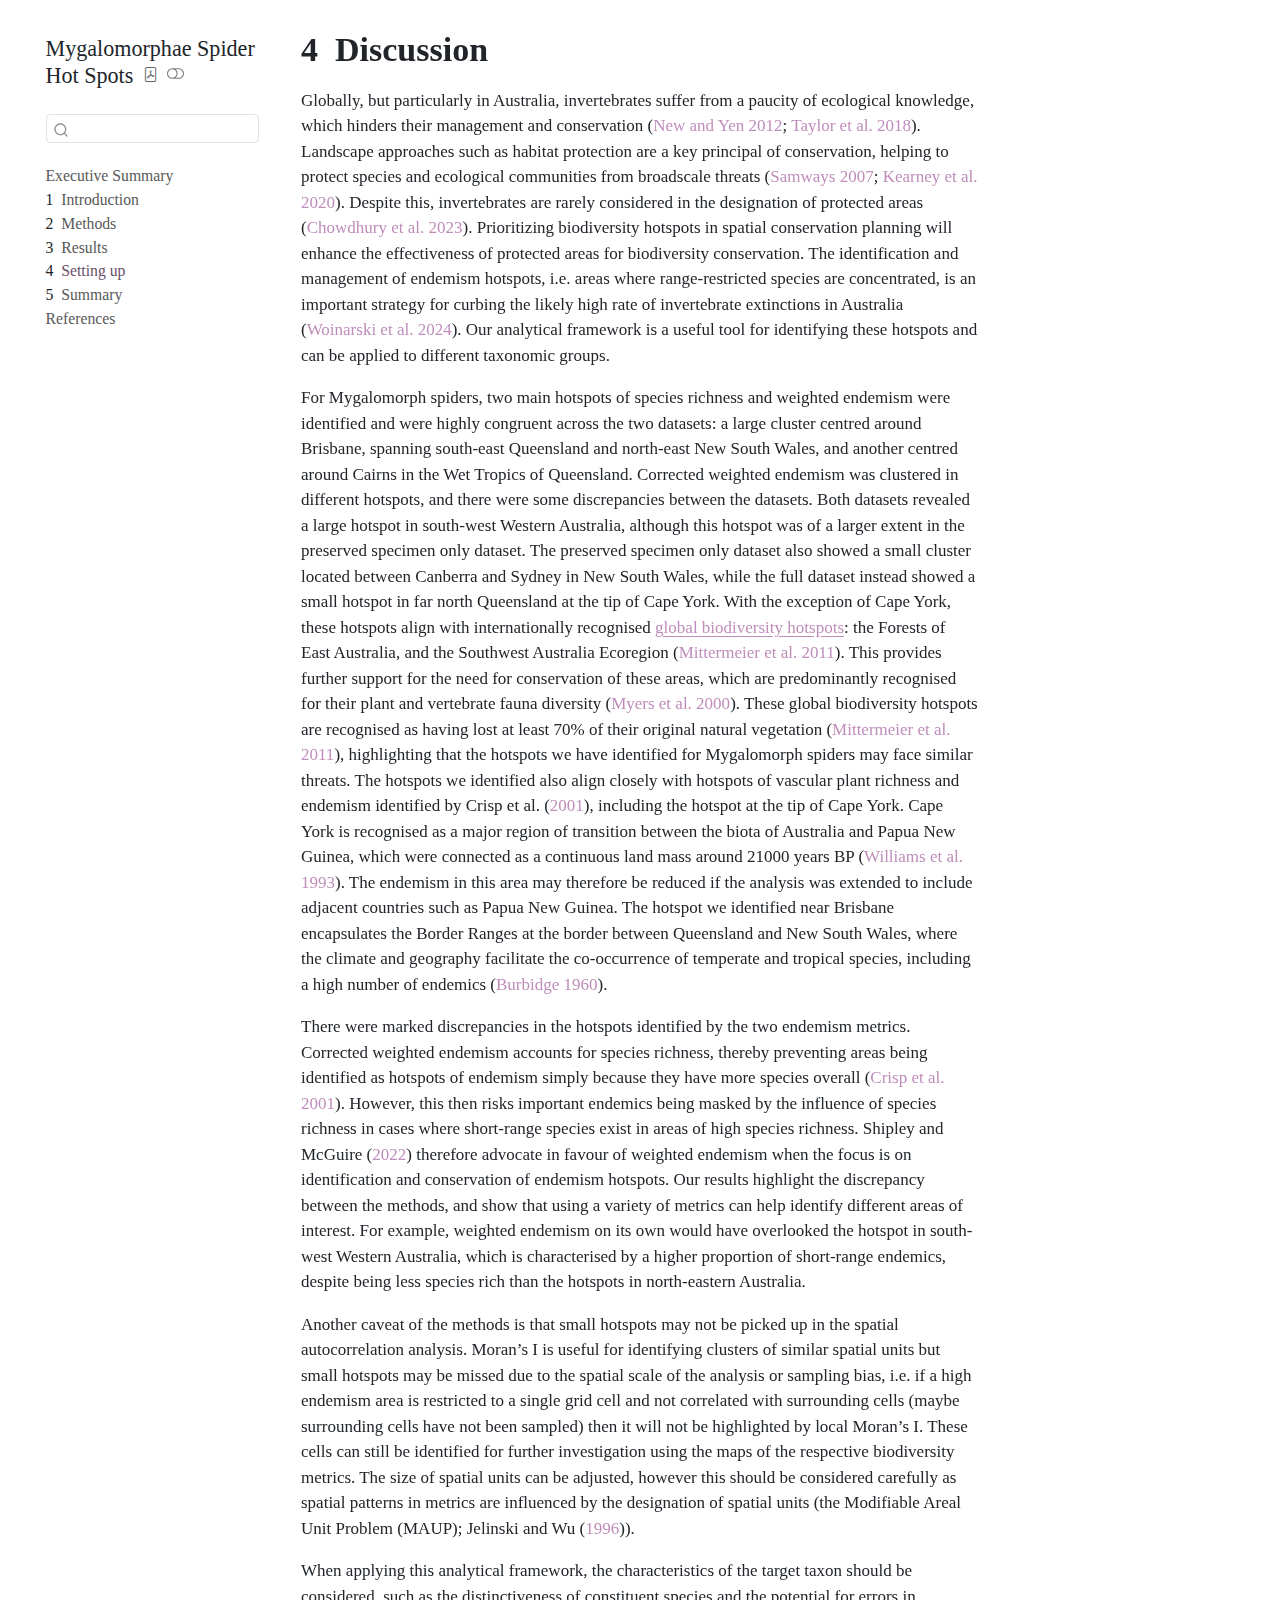
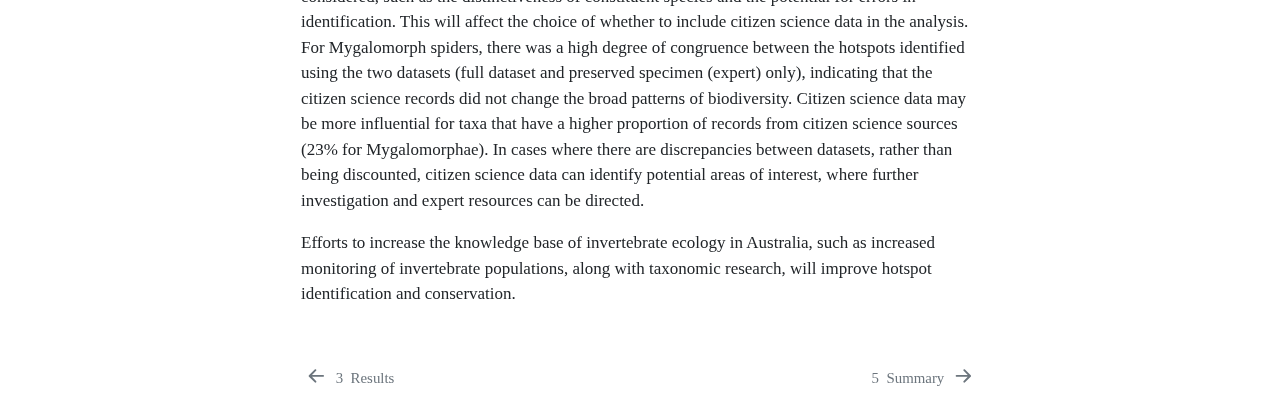
<file: discussion.html>
<!DOCTYPE html>
<html xmlns="http://www.w3.org/1999/xhtml" lang="en" xml:lang="en"><head>

<meta charset="utf-8">
<meta name="generator" content="quarto-1.6.40">

<meta name="viewport" content="width=device-width, initial-scale=1.0, user-scalable=yes">


<title>4&nbsp; Discussion – Mygalomorphae Spider Hot Spots</title>
<style>
code{white-space: pre-wrap;}
span.smallcaps{font-variant: small-caps;}
div.columns{display: flex; gap: min(4vw, 1.5em);}
div.column{flex: auto; overflow-x: auto;}
div.hanging-indent{margin-left: 1.5em; text-indent: -1.5em;}
ul.task-list{list-style: none;}
ul.task-list li input[type="checkbox"] {
  width: 0.8em;
  margin: 0 0.8em 0.2em -1em; /* quarto-specific, see https://github.com/quarto-dev/quarto-cli/issues/4556 */ 
  vertical-align: middle;
}
/* CSS for citations */
div.csl-bib-body { }
div.csl-entry {
  clear: both;
  margin-bottom: 0em;
}
.hanging-indent div.csl-entry {
  margin-left:2em;
  text-indent:-2em;
}
div.csl-left-margin {
  min-width:2em;
  float:left;
}
div.csl-right-inline {
  margin-left:2em;
  padding-left:1em;
}
div.csl-indent {
  margin-left: 2em;
}</style>


<script src="site_libs/quarto-nav/quarto-nav.js"></script>
<script src="site_libs/quarto-nav/headroom.min.js"></script>
<script src="site_libs/clipboard/clipboard.min.js"></script>
<script src="site_libs/quarto-search/autocomplete.umd.js"></script>
<script src="site_libs/quarto-search/fuse.min.js"></script>
<script src="site_libs/quarto-search/quarto-search.js"></script>
<meta name="quarto:offset" content="./">
<link href="./conclusions.html" rel="next">
<link href="./results.html" rel="prev">
<script src="site_libs/quarto-html/quarto.js"></script>
<script src="site_libs/quarto-html/popper.min.js"></script>
<script src="site_libs/quarto-html/tippy.umd.min.js"></script>
<script src="site_libs/quarto-html/anchor.min.js"></script>
<link href="site_libs/quarto-html/tippy.css" rel="stylesheet">
<link href="site_libs/quarto-html/quarto-syntax-highlighting-549806ee2085284f45b00abea8c6df48.css" rel="stylesheet" class="quarto-color-scheme" id="quarto-text-highlighting-styles">
<link href="site_libs/quarto-html/quarto-syntax-highlighting-dark-8ea72dc5fed832574809a9c94082fbbb.css" rel="prefetch" class="quarto-color-scheme quarto-color-alternate" id="quarto-text-highlighting-styles">
<script src="site_libs/bootstrap/bootstrap.min.js"></script>
<link href="site_libs/bootstrap/bootstrap-icons.css" rel="stylesheet">
<link href="site_libs/bootstrap/bootstrap-5fa9b70eecabae21e2238a6d17411541.min.css" rel="stylesheet" append-hash="true" class="quarto-color-scheme" id="quarto-bootstrap" data-mode="light">
<link href="site_libs/bootstrap/bootstrap-dark-501fe69920c46abff2fd9b62b4a1b9dc.min.css" rel="prefetch" append-hash="true" class="quarto-color-scheme quarto-color-alternate" id="quarto-bootstrap" data-mode="dark">
<script id="quarto-search-options" type="application/json">{
  "location": "sidebar",
  "copy-button": false,
  "collapse-after": 3,
  "panel-placement": "start",
  "type": "textbox",
  "limit": 50,
  "keyboard-shortcut": [
    "f",
    "/",
    "s"
  ],
  "show-item-context": false,
  "language": {
    "search-no-results-text": "No results",
    "search-matching-documents-text": "matching documents",
    "search-copy-link-title": "Copy link to search",
    "search-hide-matches-text": "Hide additional matches",
    "search-more-match-text": "more match in this document",
    "search-more-matches-text": "more matches in this document",
    "search-clear-button-title": "Clear",
    "search-text-placeholder": "",
    "search-detached-cancel-button-title": "Cancel",
    "search-submit-button-title": "Submit",
    "search-label": "Search"
  }
}</script>


</head>

<body class="nav-sidebar floating">

<div id="quarto-search-results"></div>
  <header id="quarto-header" class="headroom fixed-top">
  <nav class="quarto-secondary-nav">
    <div class="container-fluid d-flex">
      <button type="button" class="quarto-btn-toggle btn" data-bs-toggle="collapse" role="button" data-bs-target=".quarto-sidebar-collapse-item" aria-controls="quarto-sidebar" aria-expanded="false" aria-label="Toggle sidebar navigation" onclick="if (window.quartoToggleHeadroom) { window.quartoToggleHeadroom(); }">
        <i class="bi bi-layout-text-sidebar-reverse"></i>
      </button>
        <nav class="quarto-page-breadcrumbs" aria-label="breadcrumb"><ol class="breadcrumb"><li class="breadcrumb-item"><a href="./discussion.html"><span class="chapter-number">4</span>&nbsp; <span class="chapter-title">Setting up</span></a></li></ol></nav>
        <a class="flex-grow-1" role="navigation" data-bs-toggle="collapse" data-bs-target=".quarto-sidebar-collapse-item" aria-controls="quarto-sidebar" aria-expanded="false" aria-label="Toggle sidebar navigation" onclick="if (window.quartoToggleHeadroom) { window.quartoToggleHeadroom(); }">      
        </a>
      <button type="button" class="btn quarto-search-button" aria-label="Search" onclick="window.quartoOpenSearch();">
        <i class="bi bi-search"></i>
      </button>
    </div>
  </nav>
</header>
<!-- content -->
<div id="quarto-content" class="quarto-container page-columns page-rows-contents page-layout-article">
<!-- sidebar -->
  <nav id="quarto-sidebar" class="sidebar collapse collapse-horizontal quarto-sidebar-collapse-item sidebar-navigation floating overflow-auto">
    <div class="pt-lg-2 mt-2 text-left sidebar-header">
    <div class="sidebar-title mb-0 py-0">
      <a href="./">Mygalomorphae Spider Hot Spots</a> 
        <div class="sidebar-tools-main">
    <a href="./Invertebrates-Australia-Hotspots-Report.pdf" title="Download PDF" class="quarto-navigation-tool px-1" aria-label="Download PDF"><i class="bi bi-file-pdf"></i></a>
  <a href="" class="quarto-color-scheme-toggle quarto-navigation-tool  px-1" onclick="window.quartoToggleColorScheme(); return false;" title="Toggle dark mode"><i class="bi"></i></a>
</div>
    </div>
      </div>
        <div class="mt-2 flex-shrink-0 align-items-center">
        <div class="sidebar-search">
        <div id="quarto-search" class="" title="Search"></div>
        </div>
        </div>
    <div class="sidebar-menu-container"> 
    <ul class="list-unstyled mt-1">
        <li class="sidebar-item">
  <div class="sidebar-item-container"> 
  <a href="./index.html" class="sidebar-item-text sidebar-link">
 <span class="menu-text">Executive Summary</span></a>
  </div>
</li>
        <li class="sidebar-item">
  <div class="sidebar-item-container"> 
  <a href="./intro.html" class="sidebar-item-text sidebar-link">
 <span class="menu-text"><span class="chapter-number">1</span>&nbsp; <span class="chapter-title">Introduction</span></span></a>
  </div>
</li>
        <li class="sidebar-item">
  <div class="sidebar-item-container"> 
  <a href="./methods.html" class="sidebar-item-text sidebar-link">
 <span class="menu-text"><span class="chapter-number">2</span>&nbsp; <span class="chapter-title">Methods</span></span></a>
  </div>
</li>
        <li class="sidebar-item">
  <div class="sidebar-item-container"> 
  <a href="./results.html" class="sidebar-item-text sidebar-link">
 <span class="menu-text"><span class="chapter-number">3</span>&nbsp; <span class="chapter-title">Results</span></span></a>
  </div>
</li>
        <li class="sidebar-item">
  <div class="sidebar-item-container"> 
  <a href="./discussion.html" class="sidebar-item-text sidebar-link active">
 <span class="menu-text"><span class="chapter-number">4</span>&nbsp; <span class="chapter-title">Setting up</span></span></a>
  </div>
</li>
        <li class="sidebar-item">
  <div class="sidebar-item-container"> 
  <a href="./conclusions.html" class="sidebar-item-text sidebar-link">
 <span class="menu-text"><span class="chapter-number">5</span>&nbsp; <span class="chapter-title">Summary</span></span></a>
  </div>
</li>
        <li class="sidebar-item">
  <div class="sidebar-item-container"> 
  <a href="./references.html" class="sidebar-item-text sidebar-link">
 <span class="menu-text">References</span></a>
  </div>
</li>
    </ul>
    </div>
</nav>
<div id="quarto-sidebar-glass" class="quarto-sidebar-collapse-item" data-bs-toggle="collapse" data-bs-target=".quarto-sidebar-collapse-item"></div>
<!-- margin-sidebar -->
    <div id="quarto-margin-sidebar" class="sidebar margin-sidebar zindex-bottom">
        
    </div>
<!-- main -->
<main class="content" id="quarto-document-content">

<header id="title-block-header" class="quarto-title-block default">
<div class="quarto-title">
<h1 class="title"><span class="chapter-number">4</span>&nbsp; <span class="chapter-title">Discussion</span></h1>
</div>



<div class="quarto-title-meta">

    
  
    
  </div>
  


</header>


<p>Globally, but particularly in Australia, invertebrates suffer from a paucity of ecological knowledge, which hinders their management and conservation <span class="citation" data-cites="new12 taylor18">(<a href="references.html#ref-new12" role="doc-biblioref">New and Yen 2012</a>; <a href="references.html#ref-taylor18" role="doc-biblioref">Taylor et al. 2018</a>)</span>. Landscape approaches such as habitat protection are a key principal of conservation, helping to protect species and ecological communities from broadscale threats <span class="citation" data-cites="samways07 kearney18">(<a href="references.html#ref-samways07" role="doc-biblioref">Samways 2007</a>; <a href="references.html#ref-kearney18" role="doc-biblioref">Kearney et al. 2020</a>)</span>. Despite this, invertebrates are rarely considered in the designation of protected areas <span class="citation" data-cites="chowdhury23">(<a href="references.html#ref-chowdhury23" role="doc-biblioref">Chowdhury et al. 2023</a>)</span>. Prioritizing biodiversity hotspots in spatial conservation planning will enhance the effectiveness of protected areas for biodiversity conservation. The identification and management of endemism hotspots, i.e.&nbsp;areas where range-restricted species are concentrated, is an important strategy for curbing the likely high rate of invertebrate extinctions in Australia <span class="citation" data-cites="woinarski24">(<a href="references.html#ref-woinarski24" role="doc-biblioref">Woinarski et al. 2024</a>)</span>. Our analytical framework is a useful tool for identifying these hotspots and can be applied to different taxonomic groups.</p>
<p>For Mygalomorph spiders, two main hotspots of species richness and weighted endemism were identified and were highly congruent across the two datasets: a large cluster centred around Brisbane, spanning south-east Queensland and north-east New South Wales, and another centred around Cairns in the Wet Tropics of Queensland. Corrected weighted endemism was clustered in different hotspots, and there were some discrepancies between the datasets. Both datasets revealed a large hotspot in south-west Western Australia, although this hotspot was of a larger extent in the preserved specimen only dataset. The preserved specimen only dataset also showed a small cluster located between Canberra and Sydney in New South Wales, while the full dataset instead showed a small hotspot in far north Queensland at the tip of Cape York. With the exception of Cape York, these hotspots align with internationally recognised <a href="https://www.conservation.org/priorities/biodiversity-hotspots">global biodiversity hotspots</a>: the Forests of East Australia, and the Southwest Australia Ecoregion <span class="citation" data-cites="mittermeier11">(<a href="references.html#ref-mittermeier11" role="doc-biblioref">Mittermeier et al. 2011</a>)</span>. This provides further support for the need for conservation of these areas, which are predominantly recognised for their plant and vertebrate fauna diversity <span class="citation" data-cites="myers00">(<a href="references.html#ref-myers00" role="doc-biblioref">Myers et al. 2000</a>)</span>. These global biodiversity hotspots are recognised as having lost at least 70% of their original natural vegetation <span class="citation" data-cites="mittermeier11">(<a href="references.html#ref-mittermeier11" role="doc-biblioref">Mittermeier et al. 2011</a>)</span>, highlighting that the hotspots we have identified for Mygalomorph spiders may face similar threats. The hotspots we identified also align closely with hotspots of vascular plant richness and endemism identified by <span class="citation" data-cites="crisp01">Crisp et al. (<a href="references.html#ref-crisp01" role="doc-biblioref">2001</a>)</span>, including the hotspot at the tip of Cape York. Cape York is recognised as a major region of transition between the biota of Australia and Papua New Guinea, which were connected as a continuous land mass around 21000 years BP <span class="citation" data-cites="williams93">(<a href="references.html#ref-williams93" role="doc-biblioref">Williams et al. 1993</a>)</span>. The endemism in this area may therefore be reduced if the analysis was extended to include adjacent countries such as Papua New Guinea. The hotspot we identified near Brisbane encapsulates the Border Ranges at the border between Queensland and New South Wales, where the climate and geography facilitate the co-occurrence of temperate and tropical species, including a high number of endemics <span class="citation" data-cites="burbidge60">(<a href="references.html#ref-burbidge60" role="doc-biblioref">Burbidge 1960</a>)</span>.</p>
<p>There were marked discrepancies in the hotspots identified by the two endemism metrics. Corrected weighted endemism accounts for species richness, thereby preventing areas being identified as hotspots of endemism simply because they have more species overall <span class="citation" data-cites="crisp01">(<a href="references.html#ref-crisp01" role="doc-biblioref">Crisp et al. 2001</a>)</span>. However, this then risks important endemics being masked by the influence of species richness in cases where short-range species exist in areas of high species richness. <span class="citation" data-cites="shipley22">Shipley and McGuire (<a href="references.html#ref-shipley22" role="doc-biblioref">2022</a>)</span> therefore advocate in favour of weighted endemism when the focus is on identification and conservation of endemism hotspots. Our results highlight the discrepancy between the methods, and show that using a variety of metrics can help identify different areas of interest. For example, weighted endemism on its own would have overlooked the hotspot in south-west Western Australia, which is characterised by a higher proportion of short-range endemics, despite being less species rich than the hotspots in north-eastern Australia.</p>
<p>Another caveat of the methods is that small hotspots may not be picked up in the spatial autocorrelation analysis. Moran’s I is useful for identifying clusters of similar spatial units but small hotspots may be missed due to the spatial scale of the analysis or sampling bias, i.e.&nbsp;if a high endemism area is restricted to a single grid cell and not correlated with surrounding cells (maybe surrounding cells have not been sampled) then it will not be highlighted by local Moran’s I. These cells can still be identified for further investigation using the maps of the respective biodiversity metrics. The size of spatial units can be adjusted, however this should be considered carefully as spatial patterns in metrics are influenced by the designation of spatial units (the Modifiable Areal Unit Problem (MAUP); <span class="citation" data-cites="jelinski96">Jelinski and Wu (<a href="references.html#ref-jelinski96" role="doc-biblioref">1996</a>)</span>).</p>
<p>When applying this analytical framework, the characteristics of the target taxon should be considered, such as the distinctiveness of constituent species and the potential for errors in identification. This will affect the choice of whether to include citizen science data in the analysis. For Mygalomorph spiders, there was a high degree of congruence between the hotspots identified using the two datasets (full dataset and preserved specimen (expert) only), indicating that the citizen science records did not change the broad patterns of biodiversity. Citizen science data may be more influential for taxa that have a higher proportion of records from citizen science sources (23% for Mygalomorphae). In cases where there are discrepancies between datasets, rather than being discounted, citizen science data can identify potential areas of interest, where further investigation and expert resources can be directed.</p>
<p>Efforts to increase the knowledge base of invertebrate ecology in Australia, such as increased monitoring of invertebrate populations, along with taxonomic research, will improve hotspot identification and conservation.</p>


<div id="refs" class="references csl-bib-body hanging-indent" data-entry-spacing="0" role="list" style="display: none">
<div id="ref-burbidge60" class="csl-entry" role="listitem">
Burbidge, N. T. 1960. <span>“The Phytogeography of the Australian Region.”</span> Journal Article. <em>Australian Journal of Botany</em> 8 (2): 75–211. <a href="https://doi.org/10.1071/BT9600075">https://doi.org/10.1071/BT9600075</a>.
</div>
<div id="ref-chowdhury23" class="csl-entry" role="listitem">
Chowdhury, Shawan, Michael D. Jennions, Myron P. Zalucki, Martine Maron, James E. M. Watson, and Richard A. Fuller. 2023. <span>“Protected Areas and the Future of Insect Conservation.”</span> Journal Article. <em>Trends in Ecology &amp; Evolution</em> 38 (1): 85–95. <a href="https://doi.org/10.1016/j.tree.2022.09.004">https://doi.org/10.1016/j.tree.2022.09.004</a>.
</div>
<div id="ref-crisp01" class="csl-entry" role="listitem">
Crisp, M. D., S. Laffan, H. P. Linder, and A. Monro. 2001. <span>“Endemism in the Australian Flora.”</span> Journal Article. <em>Journal of Biogeography</em> 28 (2): 183–98. https://doi.org/<a href="https://doi.org/10.1046/j.1365-2699.2001.00524.x">https://doi.org/10.1046/j.1365-2699.2001.00524.x</a>.
</div>
<div id="ref-jelinski96" class="csl-entry" role="listitem">
Jelinski, Dennis E., and Jianguo Wu. 1996. <span>“The Modifiable Areal Unit Problem and Implications for Landscape Ecology.”</span> Journal Article. <em>Landscape Ecology</em> 11 (3): 129–40. <a href="https://doi.org/10.1007/BF02447512">https://doi.org/10.1007/BF02447512</a>.
</div>
<div id="ref-kearney18" class="csl-entry" role="listitem">
Kearney, Stephen G., Vanessa M. Adams, Richard A. Fuller, Hugh P. Possingham, and James E. M. Watson. 2020. <span>“Estimating the Benefit of Well-Managed Protected Areas for Threatened Species Conservation.”</span> Journal Article. <em>Oryx</em> 54 (2): 276–84. <a href="https://doi.org/10.1017/S0030605317001739">https://doi.org/10.1017/S0030605317001739</a>.
</div>
<div id="ref-mittermeier11" class="csl-entry" role="listitem">
Mittermeier, Russell A., Will R. Turner, Frank W. Larsen, Thomas M. Brooks, and Claude Gascon. 2011. <span>“Global Biodiversity Conservation: The Critical Role of Hotspots.”</span> Book Section. In <em>Biodiversity Hotspots: Distribution and Protection of Conservation Priority Areas</em>, edited by Frank E. Zachos and Jan Christian Habel, 3–22. Berlin, Heidelberg: Springer Berlin Heidelberg. <a href="https://doi.org/10.1007/978-3-642-20992-5_1">https://doi.org/10.1007/978-3-642-20992-5_1</a>.
</div>
<div id="ref-myers00" class="csl-entry" role="listitem">
Myers, Norman, Russell A. Mittermeier, Cristina G. Mittermeier, Gustavo A. B. da Fonseca, and Jennifer Kent. 2000. <span>“Biodiversity Hotspots for Conservation Priorities.”</span> Journal Article. <em>Nature</em> 403 (6772): 853–58. <a href="https://doi.org/10.1038/35002501">https://doi.org/10.1038/35002501</a>.
</div>
<div id="ref-new12" class="csl-entry" role="listitem">
New, Tim R., and Alan L. Yen. 2012. <span>“Insect Conservation in Australia.”</span> Book Section. In <em>Insect Conservation: Past, Present and Prospects</em>, edited by Tim R. New, 193–212. Dordrecht: Springer Netherlands. <a href="https://doi.org/10.1007/978-94-007-2963-6_9">https://doi.org/10.1007/978-94-007-2963-6_9</a>.
</div>
<div id="ref-samways07" class="csl-entry" role="listitem">
Samways, Michael J. 2007. <span>“Insect Conservation: A Synthetic Management Approach.”</span> Journal Article. <em>Annual Review of Entomology</em> 52 (Volume 52, 2007): 465–87. https://doi.org/<a href="https://doi.org/10.1146/annurev.ento.52.110405.091317">https://doi.org/10.1146/annurev.ento.52.110405.091317</a>.
</div>
<div id="ref-shipley22" class="csl-entry" role="listitem">
Shipley, Benjamin R., and Jenny L. McGuire. 2022. <span>“Interpreting and Integrating Multiple Endemism Metrics to Identify Hotspots for Conservation Priorities.”</span> Journal Article. <em>Biological Conservation</em> 265: 109403. https://doi.org/<a href="https://doi.org/10.1016/j.biocon.2021.109403">https://doi.org/10.1016/j.biocon.2021.109403</a>.
</div>
<div id="ref-taylor18" class="csl-entry" role="listitem">
Taylor, Gary S., Michael F. Braby, Melinda L. Moir, Mark S. Harvey, Don P. A. Sands, Tim R. New, Roger L. Kitching, et al. 2018. <span>“Strategic National Approach for Improving the Conservation Management of Insects and Allied Invertebrates in Australia.”</span> Journal Article. <em>Austral Entomology</em> 57 (2): 124–49. https://doi.org/<a href="https://doi.org/10.1111/aen.12343">https://doi.org/10.1111/aen.12343</a>.
</div>
<div id="ref-williams93" class="csl-entry" role="listitem">
Williams, M. A.J., D. L. Dunkerley, P. De Deckker, A. P. Kershaw, and T. J. Stokes. 1993. <span>“Quaternary Environments.”</span> In <em>Quaternary Environments</em>. Edward Arnold Publishers Ltd.
</div>
<div id="ref-woinarski24" class="csl-entry" role="listitem">
Woinarski, John C. Z., Michael F. Braby, Heloise Gibb, Mark S. Harvey, Sarah M. Legge, Jessica R. Marsh, Melinda L. Moir, Tim R. New, Michael G. Rix, and Brett P. Murphy. 2024. <span>“This Is the Way the World Ends; Not with a Bang but a Whimper: Estimating the Number and Ongoing Rate of Extinctions of Australian Non-Marine Invertebrates.”</span> Journal Article. <em>Cambridge Prisms: Extinction</em> 2: e23. <a href="https://doi.org/10.1017/ext.2024.26">https://doi.org/10.1017/ext.2024.26</a>.
</div>
</div>

</main> <!-- /main -->
<script id="quarto-html-after-body" type="application/javascript">
window.document.addEventListener("DOMContentLoaded", function (event) {
  const toggleBodyColorMode = (bsSheetEl) => {
    const mode = bsSheetEl.getAttribute("data-mode");
    const bodyEl = window.document.querySelector("body");
    if (mode === "dark") {
      bodyEl.classList.add("quarto-dark");
      bodyEl.classList.remove("quarto-light");
    } else {
      bodyEl.classList.add("quarto-light");
      bodyEl.classList.remove("quarto-dark");
    }
  }
  const toggleBodyColorPrimary = () => {
    const bsSheetEl = window.document.querySelector("link#quarto-bootstrap");
    if (bsSheetEl) {
      toggleBodyColorMode(bsSheetEl);
    }
  }
  toggleBodyColorPrimary();  
  const disableStylesheet = (stylesheets) => {
    for (let i=0; i < stylesheets.length; i++) {
      const stylesheet = stylesheets[i];
      stylesheet.rel = 'prefetch';
    }
  }
  const enableStylesheet = (stylesheets) => {
    for (let i=0; i < stylesheets.length; i++) {
      const stylesheet = stylesheets[i];
      stylesheet.rel = 'stylesheet';
    }
  }
  const manageTransitions = (selector, allowTransitions) => {
    const els = window.document.querySelectorAll(selector);
    for (let i=0; i < els.length; i++) {
      const el = els[i];
      if (allowTransitions) {
        el.classList.remove('notransition');
      } else {
        el.classList.add('notransition');
      }
    }
  }
  const toggleGiscusIfUsed = (isAlternate, darkModeDefault) => {
    const baseTheme = document.querySelector('#giscus-base-theme')?.value ?? 'light';
    const alternateTheme = document.querySelector('#giscus-alt-theme')?.value ?? 'dark';
    let newTheme = '';
    if(darkModeDefault) {
      newTheme = isAlternate ? baseTheme : alternateTheme;
    } else {
      newTheme = isAlternate ? alternateTheme : baseTheme;
    }
    const changeGiscusTheme = () => {
      // From: https://github.com/giscus/giscus/issues/336
      const sendMessage = (message) => {
        const iframe = document.querySelector('iframe.giscus-frame');
        if (!iframe) return;
        iframe.contentWindow.postMessage({ giscus: message }, 'https://giscus.app');
      }
      sendMessage({
        setConfig: {
          theme: newTheme
        }
      });
    }
    const isGiscussLoaded = window.document.querySelector('iframe.giscus-frame') !== null;
    if (isGiscussLoaded) {
      changeGiscusTheme();
    }
  }
  const toggleColorMode = (alternate) => {
    // Switch the stylesheets
    const alternateStylesheets = window.document.querySelectorAll('link.quarto-color-scheme.quarto-color-alternate');
    manageTransitions('#quarto-margin-sidebar .nav-link', false);
    if (alternate) {
      enableStylesheet(alternateStylesheets);
      for (const sheetNode of alternateStylesheets) {
        if (sheetNode.id === "quarto-bootstrap") {
          toggleBodyColorMode(sheetNode);
        }
      }
    } else {
      disableStylesheet(alternateStylesheets);
      toggleBodyColorPrimary();
    }
    manageTransitions('#quarto-margin-sidebar .nav-link', true);
    // Switch the toggles
    const toggles = window.document.querySelectorAll('.quarto-color-scheme-toggle');
    for (let i=0; i < toggles.length; i++) {
      const toggle = toggles[i];
      if (toggle) {
        if (alternate) {
          toggle.classList.add("alternate");     
        } else {
          toggle.classList.remove("alternate");
        }
      }
    }
    // Hack to workaround the fact that safari doesn't
    // properly recolor the scrollbar when toggling (#1455)
    if (navigator.userAgent.indexOf('Safari') > 0 && navigator.userAgent.indexOf('Chrome') == -1) {
      manageTransitions("body", false);
      window.scrollTo(0, 1);
      setTimeout(() => {
        window.scrollTo(0, 0);
        manageTransitions("body", true);
      }, 40);  
    }
  }
  const isFileUrl = () => { 
    return window.location.protocol === 'file:';
  }
  const hasAlternateSentinel = () => {  
    let styleSentinel = getColorSchemeSentinel();
    if (styleSentinel !== null) {
      return styleSentinel === "alternate";
    } else {
      return false;
    }
  }
  const setStyleSentinel = (alternate) => {
    const value = alternate ? "alternate" : "default";
    if (!isFileUrl()) {
      window.localStorage.setItem("quarto-color-scheme", value);
    } else {
      localAlternateSentinel = value;
    }
  }
  const getColorSchemeSentinel = () => {
    if (!isFileUrl()) {
      const storageValue = window.localStorage.getItem("quarto-color-scheme");
      return storageValue != null ? storageValue : localAlternateSentinel;
    } else {
      return localAlternateSentinel;
    }
  }
  const darkModeDefault = false;
  let localAlternateSentinel = darkModeDefault ? 'alternate' : 'default';
  // Dark / light mode switch
  window.quartoToggleColorScheme = () => {
    // Read the current dark / light value 
    let toAlternate = !hasAlternateSentinel();
    toggleColorMode(toAlternate);
    setStyleSentinel(toAlternate);
    toggleGiscusIfUsed(toAlternate, darkModeDefault);
  };
  // Ensure there is a toggle, if there isn't float one in the top right
  if (window.document.querySelector('.quarto-color-scheme-toggle') === null) {
    const a = window.document.createElement('a');
    a.classList.add('top-right');
    a.classList.add('quarto-color-scheme-toggle');
    a.href = "";
    a.onclick = function() { try { window.quartoToggleColorScheme(); } catch {} return false; };
    const i = window.document.createElement("i");
    i.classList.add('bi');
    a.appendChild(i);
    window.document.body.appendChild(a);
  }
  // Switch to dark mode if need be
  if (hasAlternateSentinel()) {
    toggleColorMode(true);
  } else {
    toggleColorMode(false);
  }
  const icon = "";
  const anchorJS = new window.AnchorJS();
  anchorJS.options = {
    placement: 'right',
    icon: icon
  };
  anchorJS.add('.anchored');
  const isCodeAnnotation = (el) => {
    for (const clz of el.classList) {
      if (clz.startsWith('code-annotation-')) {                     
        return true;
      }
    }
    return false;
  }
  const onCopySuccess = function(e) {
    // button target
    const button = e.trigger;
    // don't keep focus
    button.blur();
    // flash "checked"
    button.classList.add('code-copy-button-checked');
    var currentTitle = button.getAttribute("title");
    button.setAttribute("title", "Copied!");
    let tooltip;
    if (window.bootstrap) {
      button.setAttribute("data-bs-toggle", "tooltip");
      button.setAttribute("data-bs-placement", "left");
      button.setAttribute("data-bs-title", "Copied!");
      tooltip = new bootstrap.Tooltip(button, 
        { trigger: "manual", 
          customClass: "code-copy-button-tooltip",
          offset: [0, -8]});
      tooltip.show();    
    }
    setTimeout(function() {
      if (tooltip) {
        tooltip.hide();
        button.removeAttribute("data-bs-title");
        button.removeAttribute("data-bs-toggle");
        button.removeAttribute("data-bs-placement");
      }
      button.setAttribute("title", currentTitle);
      button.classList.remove('code-copy-button-checked');
    }, 1000);
    // clear code selection
    e.clearSelection();
  }
  const getTextToCopy = function(trigger) {
      const codeEl = trigger.previousElementSibling.cloneNode(true);
      for (const childEl of codeEl.children) {
        if (isCodeAnnotation(childEl)) {
          childEl.remove();
        }
      }
      return codeEl.innerText;
  }
  const clipboard = new window.ClipboardJS('.code-copy-button:not([data-in-quarto-modal])', {
    text: getTextToCopy
  });
  clipboard.on('success', onCopySuccess);
  if (window.document.getElementById('quarto-embedded-source-code-modal')) {
    const clipboardModal = new window.ClipboardJS('.code-copy-button[data-in-quarto-modal]', {
      text: getTextToCopy,
      container: window.document.getElementById('quarto-embedded-source-code-modal')
    });
    clipboardModal.on('success', onCopySuccess);
  }
    var localhostRegex = new RegExp(/^(?:http|https):\/\/localhost\:?[0-9]*\//);
    var mailtoRegex = new RegExp(/^mailto:/);
      var filterRegex = new RegExp('/' + window.location.host + '/');
    var isInternal = (href) => {
        return filterRegex.test(href) || localhostRegex.test(href) || mailtoRegex.test(href);
    }
    // Inspect non-navigation links and adorn them if external
 	var links = window.document.querySelectorAll('a[href]:not(.nav-link):not(.navbar-brand):not(.toc-action):not(.sidebar-link):not(.sidebar-item-toggle):not(.pagination-link):not(.no-external):not([aria-hidden]):not(.dropdown-item):not(.quarto-navigation-tool):not(.about-link)');
    for (var i=0; i<links.length; i++) {
      const link = links[i];
      if (!isInternal(link.href)) {
        // undo the damage that might have been done by quarto-nav.js in the case of
        // links that we want to consider external
        if (link.dataset.originalHref !== undefined) {
          link.href = link.dataset.originalHref;
        }
      }
    }
  function tippyHover(el, contentFn, onTriggerFn, onUntriggerFn) {
    const config = {
      allowHTML: true,
      maxWidth: 500,
      delay: 100,
      arrow: false,
      appendTo: function(el) {
          return el.parentElement;
      },
      interactive: true,
      interactiveBorder: 10,
      theme: 'quarto',
      placement: 'bottom-start',
    };
    if (contentFn) {
      config.content = contentFn;
    }
    if (onTriggerFn) {
      config.onTrigger = onTriggerFn;
    }
    if (onUntriggerFn) {
      config.onUntrigger = onUntriggerFn;
    }
    window.tippy(el, config); 
  }
  const noterefs = window.document.querySelectorAll('a[role="doc-noteref"]');
  for (var i=0; i<noterefs.length; i++) {
    const ref = noterefs[i];
    tippyHover(ref, function() {
      // use id or data attribute instead here
      let href = ref.getAttribute('data-footnote-href') || ref.getAttribute('href');
      try { href = new URL(href).hash; } catch {}
      const id = href.replace(/^#\/?/, "");
      const note = window.document.getElementById(id);
      if (note) {
        return note.innerHTML;
      } else {
        return "";
      }
    });
  }
  const xrefs = window.document.querySelectorAll('a.quarto-xref');
  const processXRef = (id, note) => {
    // Strip column container classes
    const stripColumnClz = (el) => {
      el.classList.remove("page-full", "page-columns");
      if (el.children) {
        for (const child of el.children) {
          stripColumnClz(child);
        }
      }
    }
    stripColumnClz(note)
    if (id === null || id.startsWith('sec-')) {
      // Special case sections, only their first couple elements
      const container = document.createElement("div");
      if (note.children && note.children.length > 2) {
        container.appendChild(note.children[0].cloneNode(true));
        for (let i = 1; i < note.children.length; i++) {
          const child = note.children[i];
          if (child.tagName === "P" && child.innerText === "") {
            continue;
          } else {
            container.appendChild(child.cloneNode(true));
            break;
          }
        }
        if (window.Quarto?.typesetMath) {
          window.Quarto.typesetMath(container);
        }
        return container.innerHTML
      } else {
        if (window.Quarto?.typesetMath) {
          window.Quarto.typesetMath(note);
        }
        return note.innerHTML;
      }
    } else {
      // Remove any anchor links if they are present
      const anchorLink = note.querySelector('a.anchorjs-link');
      if (anchorLink) {
        anchorLink.remove();
      }
      if (window.Quarto?.typesetMath) {
        window.Quarto.typesetMath(note);
      }
      if (note.classList.contains("callout")) {
        return note.outerHTML;
      } else {
        return note.innerHTML;
      }
    }
  }
  for (var i=0; i<xrefs.length; i++) {
    const xref = xrefs[i];
    tippyHover(xref, undefined, function(instance) {
      instance.disable();
      let url = xref.getAttribute('href');
      let hash = undefined; 
      if (url.startsWith('#')) {
        hash = url;
      } else {
        try { hash = new URL(url).hash; } catch {}
      }
      if (hash) {
        const id = hash.replace(/^#\/?/, "");
        const note = window.document.getElementById(id);
        if (note !== null) {
          try {
            const html = processXRef(id, note.cloneNode(true));
            instance.setContent(html);
          } finally {
            instance.enable();
            instance.show();
          }
        } else {
          // See if we can fetch this
          fetch(url.split('#')[0])
          .then(res => res.text())
          .then(html => {
            const parser = new DOMParser();
            const htmlDoc = parser.parseFromString(html, "text/html");
            const note = htmlDoc.getElementById(id);
            if (note !== null) {
              const html = processXRef(id, note);
              instance.setContent(html);
            } 
          }).finally(() => {
            instance.enable();
            instance.show();
          });
        }
      } else {
        // See if we can fetch a full url (with no hash to target)
        // This is a special case and we should probably do some content thinning / targeting
        fetch(url)
        .then(res => res.text())
        .then(html => {
          const parser = new DOMParser();
          const htmlDoc = parser.parseFromString(html, "text/html");
          const note = htmlDoc.querySelector('main.content');
          if (note !== null) {
            // This should only happen for chapter cross references
            // (since there is no id in the URL)
            // remove the first header
            if (note.children.length > 0 && note.children[0].tagName === "HEADER") {
              note.children[0].remove();
            }
            const html = processXRef(null, note);
            instance.setContent(html);
          } 
        }).finally(() => {
          instance.enable();
          instance.show();
        });
      }
    }, function(instance) {
    });
  }
      let selectedAnnoteEl;
      const selectorForAnnotation = ( cell, annotation) => {
        let cellAttr = 'data-code-cell="' + cell + '"';
        let lineAttr = 'data-code-annotation="' +  annotation + '"';
        const selector = 'span[' + cellAttr + '][' + lineAttr + ']';
        return selector;
      }
      const selectCodeLines = (annoteEl) => {
        const doc = window.document;
        const targetCell = annoteEl.getAttribute("data-target-cell");
        const targetAnnotation = annoteEl.getAttribute("data-target-annotation");
        const annoteSpan = window.document.querySelector(selectorForAnnotation(targetCell, targetAnnotation));
        const lines = annoteSpan.getAttribute("data-code-lines").split(",");
        const lineIds = lines.map((line) => {
          return targetCell + "-" + line;
        })
        let top = null;
        let height = null;
        let parent = null;
        if (lineIds.length > 0) {
            //compute the position of the single el (top and bottom and make a div)
            const el = window.document.getElementById(lineIds[0]);
            top = el.offsetTop;
            height = el.offsetHeight;
            parent = el.parentElement.parentElement;
          if (lineIds.length > 1) {
            const lastEl = window.document.getElementById(lineIds[lineIds.length - 1]);
            const bottom = lastEl.offsetTop + lastEl.offsetHeight;
            height = bottom - top;
          }
          if (top !== null && height !== null && parent !== null) {
            // cook up a div (if necessary) and position it 
            let div = window.document.getElementById("code-annotation-line-highlight");
            if (div === null) {
              div = window.document.createElement("div");
              div.setAttribute("id", "code-annotation-line-highlight");
              div.style.position = 'absolute';
              parent.appendChild(div);
            }
            div.style.top = top - 2 + "px";
            div.style.height = height + 4 + "px";
            div.style.left = 0;
            let gutterDiv = window.document.getElementById("code-annotation-line-highlight-gutter");
            if (gutterDiv === null) {
              gutterDiv = window.document.createElement("div");
              gutterDiv.setAttribute("id", "code-annotation-line-highlight-gutter");
              gutterDiv.style.position = 'absolute';
              const codeCell = window.document.getElementById(targetCell);
              const gutter = codeCell.querySelector('.code-annotation-gutter');
              gutter.appendChild(gutterDiv);
            }
            gutterDiv.style.top = top - 2 + "px";
            gutterDiv.style.height = height + 4 + "px";
          }
          selectedAnnoteEl = annoteEl;
        }
      };
      const unselectCodeLines = () => {
        const elementsIds = ["code-annotation-line-highlight", "code-annotation-line-highlight-gutter"];
        elementsIds.forEach((elId) => {
          const div = window.document.getElementById(elId);
          if (div) {
            div.remove();
          }
        });
        selectedAnnoteEl = undefined;
      };
        // Handle positioning of the toggle
    window.addEventListener(
      "resize",
      throttle(() => {
        elRect = undefined;
        if (selectedAnnoteEl) {
          selectCodeLines(selectedAnnoteEl);
        }
      }, 10)
    );
    function throttle(fn, ms) {
    let throttle = false;
    let timer;
      return (...args) => {
        if(!throttle) { // first call gets through
            fn.apply(this, args);
            throttle = true;
        } else { // all the others get throttled
            if(timer) clearTimeout(timer); // cancel #2
            timer = setTimeout(() => {
              fn.apply(this, args);
              timer = throttle = false;
            }, ms);
        }
      };
    }
      // Attach click handler to the DT
      const annoteDls = window.document.querySelectorAll('dt[data-target-cell]');
      for (const annoteDlNode of annoteDls) {
        annoteDlNode.addEventListener('click', (event) => {
          const clickedEl = event.target;
          if (clickedEl !== selectedAnnoteEl) {
            unselectCodeLines();
            const activeEl = window.document.querySelector('dt[data-target-cell].code-annotation-active');
            if (activeEl) {
              activeEl.classList.remove('code-annotation-active');
            }
            selectCodeLines(clickedEl);
            clickedEl.classList.add('code-annotation-active');
          } else {
            // Unselect the line
            unselectCodeLines();
            clickedEl.classList.remove('code-annotation-active');
          }
        });
      }
  const findCites = (el) => {
    const parentEl = el.parentElement;
    if (parentEl) {
      const cites = parentEl.dataset.cites;
      if (cites) {
        return {
          el,
          cites: cites.split(' ')
        };
      } else {
        return findCites(el.parentElement)
      }
    } else {
      return undefined;
    }
  };
  var bibliorefs = window.document.querySelectorAll('a[role="doc-biblioref"]');
  for (var i=0; i<bibliorefs.length; i++) {
    const ref = bibliorefs[i];
    const citeInfo = findCites(ref);
    if (citeInfo) {
      tippyHover(citeInfo.el, function() {
        var popup = window.document.createElement('div');
        citeInfo.cites.forEach(function(cite) {
          var citeDiv = window.document.createElement('div');
          citeDiv.classList.add('hanging-indent');
          citeDiv.classList.add('csl-entry');
          var biblioDiv = window.document.getElementById('ref-' + cite);
          if (biblioDiv) {
            citeDiv.innerHTML = biblioDiv.innerHTML;
          }
          popup.appendChild(citeDiv);
        });
        return popup.innerHTML;
      });
    }
  }
});
</script>
<nav class="page-navigation">
  <div class="nav-page nav-page-previous">
      <a href="./results.html" class="pagination-link" aria-label="Results">
        <i class="bi bi-arrow-left-short"></i> <span class="nav-page-text"><span class="chapter-number">3</span>&nbsp; <span class="chapter-title">Results</span></span>
      </a>          
  </div>
  <div class="nav-page nav-page-next">
      <a href="./conclusions.html" class="pagination-link" aria-label="Summary">
        <span class="nav-page-text"><span class="chapter-number">5</span>&nbsp; <span class="chapter-title">Summary</span></span> <i class="bi bi-arrow-right-short"></i>
      </a>
  </div>
</nav>
</div> <!-- /content -->




</body></html>
</file>
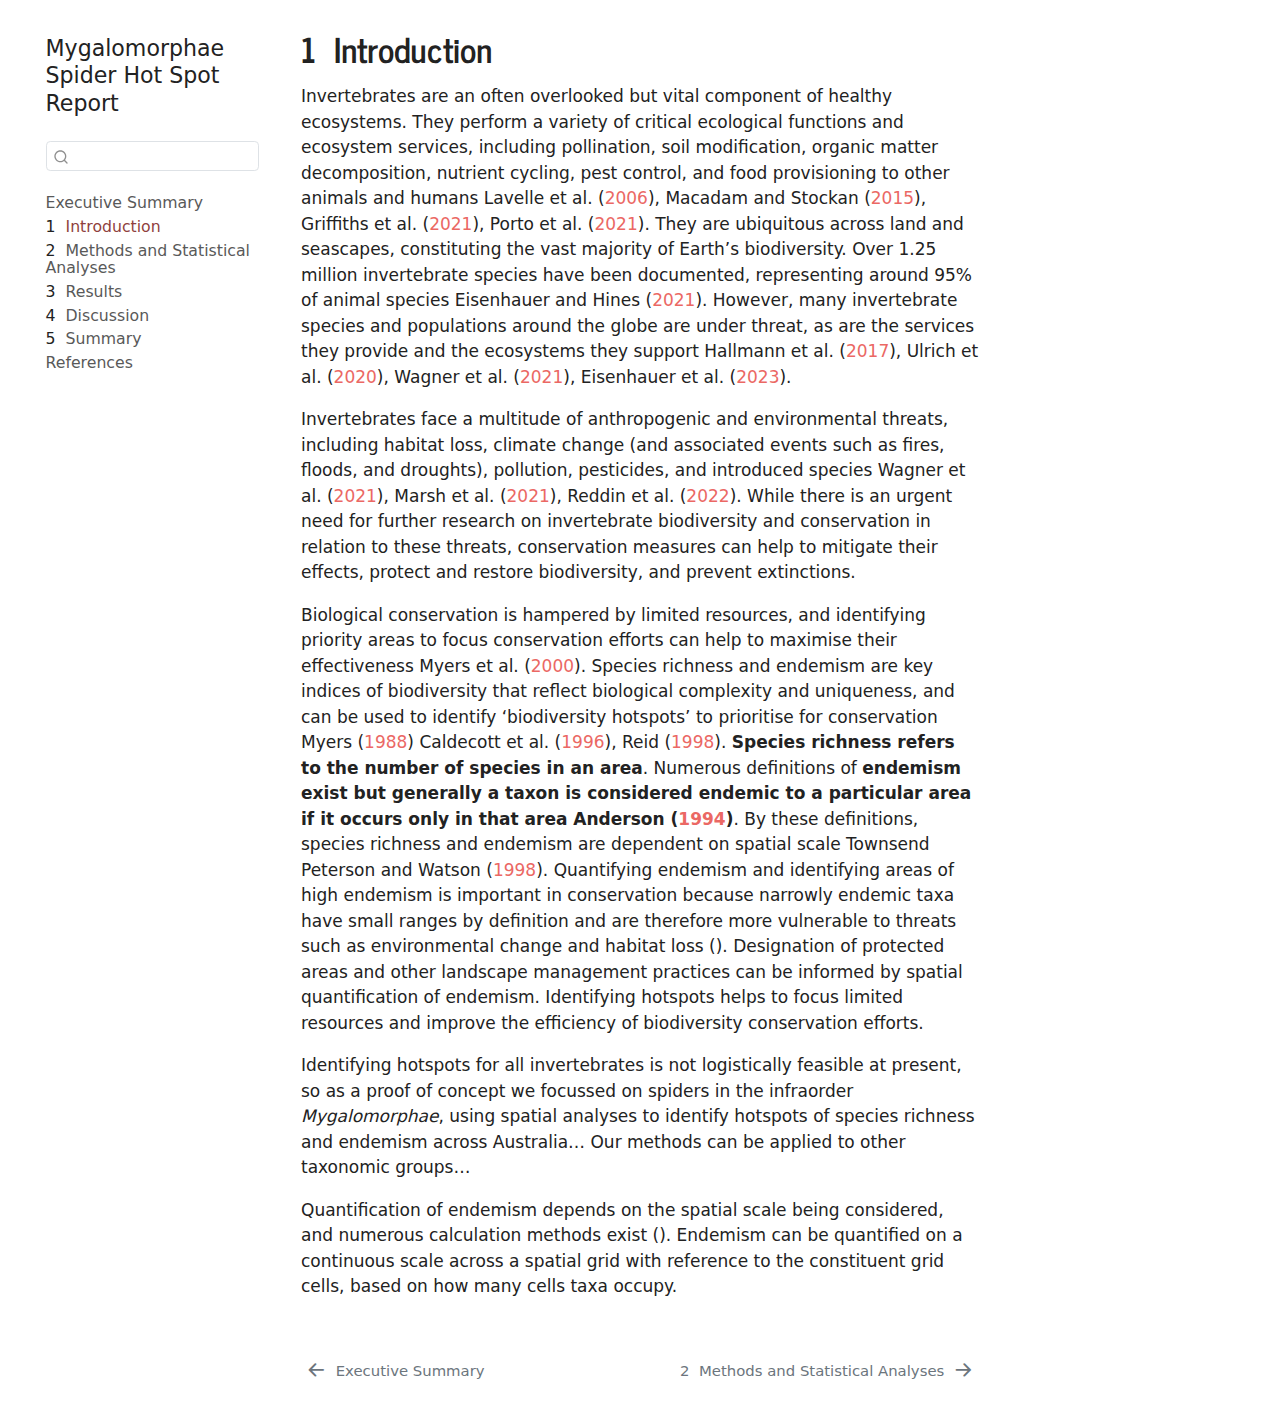
<file: intro.html>
<!DOCTYPE html>
<html xmlns="http://www.w3.org/1999/xhtml" lang="en" xml:lang="en"><head>

<meta charset="utf-8">
<meta name="generator" content="quarto-1.4.554">

<meta name="viewport" content="width=device-width, initial-scale=1.0, user-scalable=yes">


<title>Mygalomorphae Spider Hot Spot Report - 1&nbsp; Introduction</title>
<style>
code{white-space: pre-wrap;}
span.smallcaps{font-variant: small-caps;}
div.columns{display: flex; gap: min(4vw, 1.5em);}
div.column{flex: auto; overflow-x: auto;}
div.hanging-indent{margin-left: 1.5em; text-indent: -1.5em;}
ul.task-list{list-style: none;}
ul.task-list li input[type="checkbox"] {
  width: 0.8em;
  margin: 0 0.8em 0.2em -1em; /* quarto-specific, see https://github.com/quarto-dev/quarto-cli/issues/4556 */ 
  vertical-align: middle;
}
/* CSS for citations */
div.csl-bib-body { }
div.csl-entry {
  clear: both;
  margin-bottom: 0em;
}
.hanging-indent div.csl-entry {
  margin-left:2em;
  text-indent:-2em;
}
div.csl-left-margin {
  min-width:2em;
  float:left;
}
div.csl-right-inline {
  margin-left:2em;
  padding-left:1em;
}
div.csl-indent {
  margin-left: 2em;
}</style>


<script src="site_libs/quarto-nav/quarto-nav.js"></script>
<script src="site_libs/quarto-nav/headroom.min.js"></script>
<script src="site_libs/clipboard/clipboard.min.js"></script>
<script src="site_libs/quarto-search/autocomplete.umd.js"></script>
<script src="site_libs/quarto-search/fuse.min.js"></script>
<script src="site_libs/quarto-search/quarto-search.js"></script>
<meta name="quarto:offset" content="./">
<link href="./methods.html" rel="next">
<link href="./index.html" rel="prev">
<script src="site_libs/quarto-html/quarto.js"></script>
<script src="site_libs/quarto-html/popper.min.js"></script>
<script src="site_libs/quarto-html/tippy.umd.min.js"></script>
<script src="site_libs/quarto-html/anchor.min.js"></script>
<link href="site_libs/quarto-html/tippy.css" rel="stylesheet">
<link href="site_libs/quarto-html/quarto-syntax-highlighting.css" rel="stylesheet" id="quarto-text-highlighting-styles">
<script src="site_libs/bootstrap/bootstrap.min.js"></script>
<link href="site_libs/bootstrap/bootstrap-icons.css" rel="stylesheet">
<link href="site_libs/bootstrap/bootstrap.min.css" rel="stylesheet" id="quarto-bootstrap" data-mode="light">
<script id="quarto-search-options" type="application/json">{
  "location": "sidebar",
  "copy-button": false,
  "collapse-after": 3,
  "panel-placement": "start",
  "type": "textbox",
  "limit": 50,
  "keyboard-shortcut": [
    "f",
    "/",
    "s"
  ],
  "show-item-context": false,
  "language": {
    "search-no-results-text": "No results",
    "search-matching-documents-text": "matching documents",
    "search-copy-link-title": "Copy link to search",
    "search-hide-matches-text": "Hide additional matches",
    "search-more-match-text": "more match in this document",
    "search-more-matches-text": "more matches in this document",
    "search-clear-button-title": "Clear",
    "search-text-placeholder": "",
    "search-detached-cancel-button-title": "Cancel",
    "search-submit-button-title": "Submit",
    "search-label": "Search"
  }
}</script>


</head>

<body class="nav-sidebar floating">

<div id="quarto-search-results"></div>
  <header id="quarto-header" class="headroom fixed-top">
  <nav class="quarto-secondary-nav">
    <div class="container-fluid d-flex">
      <button type="button" class="quarto-btn-toggle btn" data-bs-toggle="collapse" data-bs-target=".quarto-sidebar-collapse-item" aria-controls="quarto-sidebar" aria-expanded="false" aria-label="Toggle sidebar navigation" onclick="if (window.quartoToggleHeadroom) { window.quartoToggleHeadroom(); }">
        <i class="bi bi-layout-text-sidebar-reverse"></i>
      </button>
        <nav class="quarto-page-breadcrumbs" aria-label="breadcrumb"><ol class="breadcrumb"><li class="breadcrumb-item"><a href="./intro.html"><span class="chapter-number">1</span>&nbsp; <span class="chapter-title">Introduction</span></a></li></ol></nav>
        <a class="flex-grow-1" role="button" data-bs-toggle="collapse" data-bs-target=".quarto-sidebar-collapse-item" aria-controls="quarto-sidebar" aria-expanded="false" aria-label="Toggle sidebar navigation" onclick="if (window.quartoToggleHeadroom) { window.quartoToggleHeadroom(); }">      
        </a>
      <button type="button" class="btn quarto-search-button" aria-label="" onclick="window.quartoOpenSearch();">
        <i class="bi bi-search"></i>
      </button>
    </div>
  </nav>
</header>
<!-- content -->
<div id="quarto-content" class="quarto-container page-columns page-rows-contents page-layout-article">
<!-- sidebar -->
  <nav id="quarto-sidebar" class="sidebar collapse collapse-horizontal quarto-sidebar-collapse-item sidebar-navigation floating overflow-auto">
    <div class="pt-lg-2 mt-2 text-left sidebar-header">
    <div class="sidebar-title mb-0 py-0">
      <a href="./">Mygalomorphae Spider Hot Spot Report</a> 
    </div>
      </div>
        <div class="mt-2 flex-shrink-0 align-items-center">
        <div class="sidebar-search">
        <div id="quarto-search" class="" title="Search"></div>
        </div>
        </div>
    <div class="sidebar-menu-container"> 
    <ul class="list-unstyled mt-1">
        <li class="sidebar-item">
  <div class="sidebar-item-container"> 
  <a href="./index.html" class="sidebar-item-text sidebar-link">
 <span class="menu-text">Executive Summary</span></a>
  </div>
</li>
        <li class="sidebar-item">
  <div class="sidebar-item-container"> 
  <a href="./intro.html" class="sidebar-item-text sidebar-link active">
 <span class="menu-text"><span class="chapter-number">1</span>&nbsp; <span class="chapter-title">Introduction</span></span></a>
  </div>
</li>
        <li class="sidebar-item">
  <div class="sidebar-item-container"> 
  <a href="./methods.html" class="sidebar-item-text sidebar-link">
 <span class="menu-text"><span class="chapter-number">2</span>&nbsp; <span class="chapter-title">Methods and Statistical Analyses</span></span></a>
  </div>
</li>
        <li class="sidebar-item">
  <div class="sidebar-item-container"> 
  <a href="./results.html" class="sidebar-item-text sidebar-link">
 <span class="menu-text"><span class="chapter-number">3</span>&nbsp; <span class="chapter-title">Results</span></span></a>
  </div>
</li>
        <li class="sidebar-item">
  <div class="sidebar-item-container"> 
  <a href="./discussion.html" class="sidebar-item-text sidebar-link">
 <span class="menu-text"><span class="chapter-number">4</span>&nbsp; <span class="chapter-title">Discussion</span></span></a>
  </div>
</li>
        <li class="sidebar-item">
  <div class="sidebar-item-container"> 
  <a href="./conclusions.html" class="sidebar-item-text sidebar-link">
 <span class="menu-text"><span class="chapter-number">5</span>&nbsp; <span class="chapter-title">Summary</span></span></a>
  </div>
</li>
        <li class="sidebar-item">
  <div class="sidebar-item-container"> 
  <a href="./references.html" class="sidebar-item-text sidebar-link">
 <span class="menu-text">References</span></a>
  </div>
</li>
    </ul>
    </div>
</nav>
<div id="quarto-sidebar-glass" class="quarto-sidebar-collapse-item" data-bs-toggle="collapse" data-bs-target=".quarto-sidebar-collapse-item"></div>
<!-- margin-sidebar -->
    <div id="quarto-margin-sidebar" class="sidebar margin-sidebar">
        
    </div>
<!-- main -->
<main class="content" id="quarto-document-content">

<header id="title-block-header" class="quarto-title-block default">
<div class="quarto-title">
<h1 class="title"><span class="chapter-number">1</span>&nbsp; <span class="chapter-title">Introduction</span></h1>
</div>



<div class="quarto-title-meta">

    
  
    
  </div>
  


</header>


<!-- Beautiful start to the report! Well done Josh! -->
<p>Invertebrates are an often overlooked but vital component of healthy ecosystems. They perform a variety of critical ecological functions and ecosystem services, including pollination, soil modification, organic matter decomposition, nutrient cycling, pest control, and food provisioning to other animals and humans <span class="citation" data-cites="lavelle06">Lavelle et al. (<a href="references.html#ref-lavelle06" role="doc-biblioref">2006</a>)</span>, <span class="citation" data-cites="macadam15">Macadam and Stockan (<a href="references.html#ref-macadam15" role="doc-biblioref">2015</a>)</span>, <span class="citation" data-cites="griffiths21">Griffiths et al. (<a href="references.html#ref-griffiths21" role="doc-biblioref">2021</a>)</span>, <span class="citation" data-cites="porto21">Porto et al. (<a href="references.html#ref-porto21" role="doc-biblioref">2021</a>)</span>. They are ubiquitous across land and seascapes, constituting the vast majority of Earth’s biodiversity. Over 1.25 million invertebrate species have been documented, representing around 95% of animal species <span class="citation" data-cites="eisenhauer21">Eisenhauer and Hines (<a href="references.html#ref-eisenhauer21" role="doc-biblioref">2021</a>)</span>. However, many invertebrate species and populations around the globe are under threat, as are the services they provide and the ecosystems they support <span class="citation" data-cites="hallmann17">Hallmann et al. (<a href="references.html#ref-hallmann17" role="doc-biblioref">2017</a>)</span>, <span class="citation" data-cites="ulrich2020">Ulrich et al. (<a href="references.html#ref-ulrich2020" role="doc-biblioref">2020</a>)</span>, <span class="citation" data-cites="wagner21">Wagner et al. (<a href="references.html#ref-wagner21" role="doc-biblioref">2021</a>)</span>, <span class="citation" data-cites="eisenhauer23">Eisenhauer et al. (<a href="references.html#ref-eisenhauer23" role="doc-biblioref">2023</a>)</span>.</p>
<!-- Can we introduce some Australian stats here? See https://soe.dcceew.gov.au/biodiversity/environment/flora-and-fauna -->
<p>Invertebrates face a multitude of anthropogenic and environmental threats, including habitat loss, climate change (and associated events such as fires, floods, and droughts), pollution, pesticides, and introduced species <span class="citation" data-cites="wagner21">Wagner et al. (<a href="references.html#ref-wagner21" role="doc-biblioref">2021</a>)</span>, <span class="citation" data-cites="marsh21">Marsh et al. (<a href="references.html#ref-marsh21" role="doc-biblioref">2021</a>)</span>, <span class="citation" data-cites="reddin22">Reddin et al. (<a href="references.html#ref-reddin22" role="doc-biblioref">2022</a>)</span>. While there is an urgent need for further research on invertebrate biodiversity and conservation in relation to these threats, conservation measures can help to mitigate their effects, protect and restore biodiversity, and prevent extinctions.</p>
<p>Biological conservation is hampered by limited resources, and identifying priority areas to focus conservation efforts can help to maximise their effectiveness <span class="citation" data-cites="myers00">Myers et al. (<a href="references.html#ref-myers00" role="doc-biblioref">2000</a>)</span>. Species richness and endemism are key indices of biodiversity that reflect biological complexity and uniqueness, and can be used to identify ‘biodiversity hotspots’ to prioritise for conservation <span class="citation" data-cites="myers88">Myers (<a href="references.html#ref-myers88" role="doc-biblioref">1988</a>)</span> <span class="citation" data-cites="caldecott96">Caldecott et al. (<a href="references.html#ref-caldecott96" role="doc-biblioref">1996</a>)</span>, <span class="citation" data-cites="reid98">Reid (<a href="references.html#ref-reid98" role="doc-biblioref">1998</a>)</span>. <strong>Species richness refers to the number of species in an area</strong>. Numerous definitions of <strong>endemism exist but generally a taxon is considered endemic to a particular area if it occurs only in that area <span class="citation" data-cites="anderson94">Anderson (<a href="references.html#ref-anderson94" role="doc-biblioref">1994</a>)</span></strong>. By these definitions, species richness and endemism are dependent on spatial scale <span class="citation" data-cites="townsendpeterson">Townsend Peterson and Watson (<a href="references.html#ref-townsendpeterson" role="doc-biblioref">1998</a>)</span>. Quantifying endemism and identifying areas of high endemism is important in conservation because narrowly endemic taxa have small ranges by definition and are therefore more vulnerable to threats such as environmental change and habitat loss (). Designation of protected areas and other landscape management practices can be informed by spatial quantification of endemism. Identifying hotspots helps to focus limited resources and improve the efficiency of biodiversity conservation efforts.</p>
<p>Identifying hotspots for all invertebrates is not logistically feasible at present, so as a proof of concept we focussed on spiders in the infraorder <em>Mygalomorphae</em>, using spatial analyses to identify hotspots of species richness and endemism across Australia… Our methods can be applied to other taxonomic groups…</p>
<p><!-- I think we can move this nitty gritty stuff to the Statistical analyses/Endemism section --> Quantification of endemism depends on the spatial scale being considered, and numerous calculation methods exist (). Endemism can be quantified on a continuous scale across a spatial grid with reference to the constituent grid cells, based on how many cells taxa occupy.</p>


<div id="refs" class="references csl-bib-body hanging-indent" data-entry-spacing="0" role="list" style="display: none">
<div id="ref-anderson94" class="csl-entry" role="listitem">
Anderson, Sydney. 1994. <span>“Area and Endemism.”</span> <em>The Quarterly Review of Biology</em> 69 (4): 451–71. <a href="https://doi.org/10.1086/418743">https://doi.org/10.1086/418743</a>.
</div>
<div id="ref-caldecott96" class="csl-entry" role="listitem">
Caldecott, J. O., M. D. Jenkins, T. H. Johnson, and B. Groombridge. 1996. <span>“Priorities for Conserving Global Species Richness and Endemism.”</span> Journal Article. <em>Biodiversity &amp; Conservation</em> 5 (6): 699–727. <a href="https://doi.org/10.1007/BF00051782">https://doi.org/10.1007/BF00051782</a>.
</div>
<div id="ref-eisenhauer21" class="csl-entry" role="listitem">
Eisenhauer, Nico, and Jes Hines. 2021. <span>“Invertebrate Biodiversity and Conservation.”</span> <em>Current Biology</em> 31 (19): R1214–18.
</div>
<div id="ref-eisenhauer23" class="csl-entry" role="listitem">
Eisenhauer, Nico, Raúl Ochoa-Hueso, Yuanyuan Huang, Kathryn E Barry, Alban Gebler, Carlos A Guerra, Jes Hines, Malte Jochum, Karl Andraczek, and Solveig Franziska Bucher. 2023. <span>“Ecosystem Consequences of Invertebrate Decline.”</span> Journal Article. <em>Current Biology</em> 33 (20): 4538–4547. e5.
</div>
<div id="ref-griffiths21" class="csl-entry" role="listitem">
Griffiths, Hannah M., Louise A. Ashton, Catherine L. Parr, and Paul Eggleton. 2021. <span>“The Impact of Invertebrate Decomposers on Plants and Soil.”</span> <em>New Phytologist</em> 231 (6): 2142–49. https://doi.org/<a href="https://doi.org/10.1111/nph.17553">https://doi.org/10.1111/nph.17553</a>.
</div>
<div id="ref-hallmann17" class="csl-entry" role="listitem">
Hallmann, Caspar A., Martin Sorg, Eelke Jongejans, Henk Siepel, Nick Hofland, Heinz Schwan, Werner Stenmans, et al. 2017. <span>“More Than 75 Percent Decline over 27 Years in Total Flying Insect Biomass in Protected Areas.”</span> Journal Article. <em>PLOS ONE</em> 12 (10): e0185809. <a href="https://doi.org/10.1371/journal.pone.0185809">https://doi.org/10.1371/journal.pone.0185809</a>.
</div>
<div id="ref-lavelle06" class="csl-entry" role="listitem">
Lavelle, P., T. Decaëns, M. Aubert, S. Barot, M. Blouin, F. Bureau, P. Margerie, P. Mora, and J.-P. Rossi. 2006. <span>“Soil Invertebrates and&nbsp;Ecosystem Services.”</span> <em>European Journal of Soil Biology</em> 42: S3–15. https://doi.org/<a href="https://doi.org/10.1016/j.ejsobi.2006.10.002">https://doi.org/10.1016/j.ejsobi.2006.10.002</a>.
</div>
<div id="ref-macadam15" class="csl-entry" role="listitem">
Macadam, Craig R., and Jenni A. Stockan. 2015. <span>“More Than Just Fish Food: Ecosystem Services Provided by Freshwater Insects.”</span> <em>Ecological Entomology</em> 40 (S1): 113–23. https://doi.org/<a href="https://doi.org/10.1111/een.12245">https://doi.org/10.1111/een.12245</a>.
</div>
<div id="ref-marsh21" class="csl-entry" role="listitem">
Marsh, Jess, Payal Bal, Hannah Fraser, Kate Umbers, Aaron Greenville, Libby Rumpff, and John Woinarski. 2021. <span>“Assessment of the Impacts of the 2019-20 Wildfires of Southern and Eastern Australia on Invertebrate Species Final Report.”</span> Journal Article. <em>National Environmental Science Program</em>.
</div>
<div id="ref-myers88" class="csl-entry" role="listitem">
Myers, Norman. 1988. <span>“Threatened Biotas: "Hot Spots" in Tropical Forests.”</span> Journal Article. <em>Environmentalist</em> 8 (3): 187–208. <a href="https://doi.org/10.1007/BF02240252">https://doi.org/10.1007/BF02240252</a>.
</div>
<div id="ref-myers00" class="csl-entry" role="listitem">
Myers, Norman, Russell A. Mittermeier, Cristina G. Mittermeier, Gustavo A. B. da Fonseca, and Jennifer Kent. 2000. <span>“Biodiversity Hotspots for Conservation Priorities.”</span> Journal Article. <em>Nature</em> 403 (6772): 853–58. <a href="https://doi.org/10.1038/35002501">https://doi.org/10.1038/35002501</a>.
</div>
<div id="ref-porto21" class="csl-entry" role="listitem">
Porto, Rafaella Guimarães, Oswaldo Cruz-Neto, Marcelo Tabarelli, Blandina Felipe Viana, Carlos A. Peres, and Ariadna Valentina Lopes. 2021. <span>“Pollinator-Dependent Crops in Brazil Yield Nearly Half of Nutrients for Humans and Livestock Feed.”</span> <em>Global Food Security</em> 31: 100587. https://doi.org/<a href="https://doi.org/10.1016/j.gfs.2021.100587">https://doi.org/10.1016/j.gfs.2021.100587</a>.
</div>
<div id="ref-reddin22" class="csl-entry" role="listitem">
Reddin, Carl J., Martin Aberhan, Nussaïbah B. Raja, and Ádám T. Kocsis. 2022. <span>“Global Warming Generates Predictable Extinctions of Warm- and Cold-Water Marine Benthic Invertebrates via Thermal Habitat Loss.”</span> Journal Article. <em>Global Change Biology</em> 28 (19): 5793–5807. https://doi.org/<a href="https://doi.org/10.1111/gcb.16333">https://doi.org/10.1111/gcb.16333</a>.
</div>
<div id="ref-reid98" class="csl-entry" role="listitem">
Reid, Walter V. 1998. <span>“Biodiversity Hotspots.”</span> Journal Article. <em>Trends in Ecology &amp; Evolution</em> 13 (7): 275–80. <a href="https://doi.org/10.1016/S0169-5347(98)01363-9">https://doi.org/10.1016/S0169-5347(98)01363-9</a>.
</div>
<div id="ref-townsendpeterson" class="csl-entry" role="listitem">
Townsend Peterson, A., and David M. Watson. 1998. <span>“Problems with Areal Definitions of Endemism: The Effects of Spatial Scaling.”</span> <em>Diversity and Distributions</em> 4 (4): 189–94. https://doi.org/<a href="https://doi.org/10.1046/j.1472-4642.1998.00021.x">https://doi.org/10.1046/j.1472-4642.1998.00021.x</a>.
</div>
<div id="ref-ulrich2020" class="csl-entry" role="listitem">
Ulrich, Josephine, Solveig Franziska Bucher, Nico Eisenhauer, Anja Schmidt, Manfred Türke, Alban Gebler, Kathryn Barry, Markus Lange, and Christine Römermann. 2020. <span>“Invertebrate Decline Leads to Shifts in Plant Species Abundance and Phenology.”</span> Journal Article. <em>Frontiers in Plant Science</em> 11. <a href="https://doi.org/10.3389/fpls.2020.542125">https://doi.org/10.3389/fpls.2020.542125</a>.
</div>
<div id="ref-wagner21" class="csl-entry" role="listitem">
Wagner, David L., Eliza M. Grames, Matthew L. Forister, May R. Berenbaum, and David Stopak. 2021. <span>“Insect Decline in the Anthropocene: Death by a Thousand Cuts.”</span> Journal Article. <em>Proceedings of the National Academy of Sciences</em> 118 (2): e2023989118. <a href="https://doi.org/10.1073/pnas.2023989118">https://doi.org/10.1073/pnas.2023989118</a>.
</div>
</div>

</main> <!-- /main -->
<script id="quarto-html-after-body" type="application/javascript">
window.document.addEventListener("DOMContentLoaded", function (event) {
  const toggleBodyColorMode = (bsSheetEl) => {
    const mode = bsSheetEl.getAttribute("data-mode");
    const bodyEl = window.document.querySelector("body");
    if (mode === "dark") {
      bodyEl.classList.add("quarto-dark");
      bodyEl.classList.remove("quarto-light");
    } else {
      bodyEl.classList.add("quarto-light");
      bodyEl.classList.remove("quarto-dark");
    }
  }
  const toggleBodyColorPrimary = () => {
    const bsSheetEl = window.document.querySelector("link#quarto-bootstrap");
    if (bsSheetEl) {
      toggleBodyColorMode(bsSheetEl);
    }
  }
  toggleBodyColorPrimary();  
  const icon = "";
  const anchorJS = new window.AnchorJS();
  anchorJS.options = {
    placement: 'right',
    icon: icon
  };
  anchorJS.add('.anchored');
  const isCodeAnnotation = (el) => {
    for (const clz of el.classList) {
      if (clz.startsWith('code-annotation-')) {                     
        return true;
      }
    }
    return false;
  }
  const clipboard = new window.ClipboardJS('.code-copy-button', {
    text: function(trigger) {
      const codeEl = trigger.previousElementSibling.cloneNode(true);
      for (const childEl of codeEl.children) {
        if (isCodeAnnotation(childEl)) {
          childEl.remove();
        }
      }
      return codeEl.innerText;
    }
  });
  clipboard.on('success', function(e) {
    // button target
    const button = e.trigger;
    // don't keep focus
    button.blur();
    // flash "checked"
    button.classList.add('code-copy-button-checked');
    var currentTitle = button.getAttribute("title");
    button.setAttribute("title", "Copied!");
    let tooltip;
    if (window.bootstrap) {
      button.setAttribute("data-bs-toggle", "tooltip");
      button.setAttribute("data-bs-placement", "left");
      button.setAttribute("data-bs-title", "Copied!");
      tooltip = new bootstrap.Tooltip(button, 
        { trigger: "manual", 
          customClass: "code-copy-button-tooltip",
          offset: [0, -8]});
      tooltip.show();    
    }
    setTimeout(function() {
      if (tooltip) {
        tooltip.hide();
        button.removeAttribute("data-bs-title");
        button.removeAttribute("data-bs-toggle");
        button.removeAttribute("data-bs-placement");
      }
      button.setAttribute("title", currentTitle);
      button.classList.remove('code-copy-button-checked');
    }, 1000);
    // clear code selection
    e.clearSelection();
  });
    var localhostRegex = new RegExp(/^(?:http|https):\/\/localhost\:?[0-9]*\//);
    var mailtoRegex = new RegExp(/^mailto:/);
      var filterRegex = new RegExp('/' + window.location.host + '/');
    var isInternal = (href) => {
        return filterRegex.test(href) || localhostRegex.test(href) || mailtoRegex.test(href);
    }
    // Inspect non-navigation links and adorn them if external
 	var links = window.document.querySelectorAll('a[href]:not(.nav-link):not(.navbar-brand):not(.toc-action):not(.sidebar-link):not(.sidebar-item-toggle):not(.pagination-link):not(.no-external):not([aria-hidden]):not(.dropdown-item):not(.quarto-navigation-tool)');
    for (var i=0; i<links.length; i++) {
      const link = links[i];
      if (!isInternal(link.href)) {
        // undo the damage that might have been done by quarto-nav.js in the case of
        // links that we want to consider external
        if (link.dataset.originalHref !== undefined) {
          link.href = link.dataset.originalHref;
        }
      }
    }
  function tippyHover(el, contentFn, onTriggerFn, onUntriggerFn) {
    const config = {
      allowHTML: true,
      maxWidth: 500,
      delay: 100,
      arrow: false,
      appendTo: function(el) {
          return el.parentElement;
      },
      interactive: true,
      interactiveBorder: 10,
      theme: 'quarto',
      placement: 'bottom-start',
    };
    if (contentFn) {
      config.content = contentFn;
    }
    if (onTriggerFn) {
      config.onTrigger = onTriggerFn;
    }
    if (onUntriggerFn) {
      config.onUntrigger = onUntriggerFn;
    }
    window.tippy(el, config); 
  }
  const noterefs = window.document.querySelectorAll('a[role="doc-noteref"]');
  for (var i=0; i<noterefs.length; i++) {
    const ref = noterefs[i];
    tippyHover(ref, function() {
      // use id or data attribute instead here
      let href = ref.getAttribute('data-footnote-href') || ref.getAttribute('href');
      try { href = new URL(href).hash; } catch {}
      const id = href.replace(/^#\/?/, "");
      const note = window.document.getElementById(id);
      if (note) {
        return note.innerHTML;
      } else {
        return "";
      }
    });
  }
  const xrefs = window.document.querySelectorAll('a.quarto-xref');
  const processXRef = (id, note) => {
    // Strip column container classes
    const stripColumnClz = (el) => {
      el.classList.remove("page-full", "page-columns");
      if (el.children) {
        for (const child of el.children) {
          stripColumnClz(child);
        }
      }
    }
    stripColumnClz(note)
    if (id === null || id.startsWith('sec-')) {
      // Special case sections, only their first couple elements
      const container = document.createElement("div");
      if (note.children && note.children.length > 2) {
        container.appendChild(note.children[0].cloneNode(true));
        for (let i = 1; i < note.children.length; i++) {
          const child = note.children[i];
          if (child.tagName === "P" && child.innerText === "") {
            continue;
          } else {
            container.appendChild(child.cloneNode(true));
            break;
          }
        }
        if (window.Quarto?.typesetMath) {
          window.Quarto.typesetMath(container);
        }
        return container.innerHTML
      } else {
        if (window.Quarto?.typesetMath) {
          window.Quarto.typesetMath(note);
        }
        return note.innerHTML;
      }
    } else {
      // Remove any anchor links if they are present
      const anchorLink = note.querySelector('a.anchorjs-link');
      if (anchorLink) {
        anchorLink.remove();
      }
      if (window.Quarto?.typesetMath) {
        window.Quarto.typesetMath(note);
      }
      // TODO in 1.5, we should make sure this works without a callout special case
      if (note.classList.contains("callout")) {
        return note.outerHTML;
      } else {
        return note.innerHTML;
      }
    }
  }
  for (var i=0; i<xrefs.length; i++) {
    const xref = xrefs[i];
    tippyHover(xref, undefined, function(instance) {
      instance.disable();
      let url = xref.getAttribute('href');
      let hash = undefined; 
      if (url.startsWith('#')) {
        hash = url;
      } else {
        try { hash = new URL(url).hash; } catch {}
      }
      if (hash) {
        const id = hash.replace(/^#\/?/, "");
        const note = window.document.getElementById(id);
        if (note !== null) {
          try {
            const html = processXRef(id, note.cloneNode(true));
            instance.setContent(html);
          } finally {
            instance.enable();
            instance.show();
          }
        } else {
          // See if we can fetch this
          fetch(url.split('#')[0])
          .then(res => res.text())
          .then(html => {
            const parser = new DOMParser();
            const htmlDoc = parser.parseFromString(html, "text/html");
            const note = htmlDoc.getElementById(id);
            if (note !== null) {
              const html = processXRef(id, note);
              instance.setContent(html);
            } 
          }).finally(() => {
            instance.enable();
            instance.show();
          });
        }
      } else {
        // See if we can fetch a full url (with no hash to target)
        // This is a special case and we should probably do some content thinning / targeting
        fetch(url)
        .then(res => res.text())
        .then(html => {
          const parser = new DOMParser();
          const htmlDoc = parser.parseFromString(html, "text/html");
          const note = htmlDoc.querySelector('main.content');
          if (note !== null) {
            // This should only happen for chapter cross references
            // (since there is no id in the URL)
            // remove the first header
            if (note.children.length > 0 && note.children[0].tagName === "HEADER") {
              note.children[0].remove();
            }
            const html = processXRef(null, note);
            instance.setContent(html);
          } 
        }).finally(() => {
          instance.enable();
          instance.show();
        });
      }
    }, function(instance) {
    });
  }
      let selectedAnnoteEl;
      const selectorForAnnotation = ( cell, annotation) => {
        let cellAttr = 'data-code-cell="' + cell + '"';
        let lineAttr = 'data-code-annotation="' +  annotation + '"';
        const selector = 'span[' + cellAttr + '][' + lineAttr + ']';
        return selector;
      }
      const selectCodeLines = (annoteEl) => {
        const doc = window.document;
        const targetCell = annoteEl.getAttribute("data-target-cell");
        const targetAnnotation = annoteEl.getAttribute("data-target-annotation");
        const annoteSpan = window.document.querySelector(selectorForAnnotation(targetCell, targetAnnotation));
        const lines = annoteSpan.getAttribute("data-code-lines").split(",");
        const lineIds = lines.map((line) => {
          return targetCell + "-" + line;
        })
        let top = null;
        let height = null;
        let parent = null;
        if (lineIds.length > 0) {
            //compute the position of the single el (top and bottom and make a div)
            const el = window.document.getElementById(lineIds[0]);
            top = el.offsetTop;
            height = el.offsetHeight;
            parent = el.parentElement.parentElement;
          if (lineIds.length > 1) {
            const lastEl = window.document.getElementById(lineIds[lineIds.length - 1]);
            const bottom = lastEl.offsetTop + lastEl.offsetHeight;
            height = bottom - top;
          }
          if (top !== null && height !== null && parent !== null) {
            // cook up a div (if necessary) and position it 
            let div = window.document.getElementById("code-annotation-line-highlight");
            if (div === null) {
              div = window.document.createElement("div");
              div.setAttribute("id", "code-annotation-line-highlight");
              div.style.position = 'absolute';
              parent.appendChild(div);
            }
            div.style.top = top - 2 + "px";
            div.style.height = height + 4 + "px";
            div.style.left = 0;
            let gutterDiv = window.document.getElementById("code-annotation-line-highlight-gutter");
            if (gutterDiv === null) {
              gutterDiv = window.document.createElement("div");
              gutterDiv.setAttribute("id", "code-annotation-line-highlight-gutter");
              gutterDiv.style.position = 'absolute';
              const codeCell = window.document.getElementById(targetCell);
              const gutter = codeCell.querySelector('.code-annotation-gutter');
              gutter.appendChild(gutterDiv);
            }
            gutterDiv.style.top = top - 2 + "px";
            gutterDiv.style.height = height + 4 + "px";
          }
          selectedAnnoteEl = annoteEl;
        }
      };
      const unselectCodeLines = () => {
        const elementsIds = ["code-annotation-line-highlight", "code-annotation-line-highlight-gutter"];
        elementsIds.forEach((elId) => {
          const div = window.document.getElementById(elId);
          if (div) {
            div.remove();
          }
        });
        selectedAnnoteEl = undefined;
      };
        // Handle positioning of the toggle
    window.addEventListener(
      "resize",
      throttle(() => {
        elRect = undefined;
        if (selectedAnnoteEl) {
          selectCodeLines(selectedAnnoteEl);
        }
      }, 10)
    );
    function throttle(fn, ms) {
    let throttle = false;
    let timer;
      return (...args) => {
        if(!throttle) { // first call gets through
            fn.apply(this, args);
            throttle = true;
        } else { // all the others get throttled
            if(timer) clearTimeout(timer); // cancel #2
            timer = setTimeout(() => {
              fn.apply(this, args);
              timer = throttle = false;
            }, ms);
        }
      };
    }
      // Attach click handler to the DT
      const annoteDls = window.document.querySelectorAll('dt[data-target-cell]');
      for (const annoteDlNode of annoteDls) {
        annoteDlNode.addEventListener('click', (event) => {
          const clickedEl = event.target;
          if (clickedEl !== selectedAnnoteEl) {
            unselectCodeLines();
            const activeEl = window.document.querySelector('dt[data-target-cell].code-annotation-active');
            if (activeEl) {
              activeEl.classList.remove('code-annotation-active');
            }
            selectCodeLines(clickedEl);
            clickedEl.classList.add('code-annotation-active');
          } else {
            // Unselect the line
            unselectCodeLines();
            clickedEl.classList.remove('code-annotation-active');
          }
        });
      }
  const findCites = (el) => {
    const parentEl = el.parentElement;
    if (parentEl) {
      const cites = parentEl.dataset.cites;
      if (cites) {
        return {
          el,
          cites: cites.split(' ')
        };
      } else {
        return findCites(el.parentElement)
      }
    } else {
      return undefined;
    }
  };
  var bibliorefs = window.document.querySelectorAll('a[role="doc-biblioref"]');
  for (var i=0; i<bibliorefs.length; i++) {
    const ref = bibliorefs[i];
    const citeInfo = findCites(ref);
    if (citeInfo) {
      tippyHover(citeInfo.el, function() {
        var popup = window.document.createElement('div');
        citeInfo.cites.forEach(function(cite) {
          var citeDiv = window.document.createElement('div');
          citeDiv.classList.add('hanging-indent');
          citeDiv.classList.add('csl-entry');
          var biblioDiv = window.document.getElementById('ref-' + cite);
          if (biblioDiv) {
            citeDiv.innerHTML = biblioDiv.innerHTML;
          }
          popup.appendChild(citeDiv);
        });
        return popup.innerHTML;
      });
    }
  }
});
</script>
<nav class="page-navigation">
  <div class="nav-page nav-page-previous">
      <a href="./index.html" class="pagination-link" aria-label="Executive Summary">
        <i class="bi bi-arrow-left-short"></i> <span class="nav-page-text">Executive Summary</span>
      </a>          
  </div>
  <div class="nav-page nav-page-next">
      <a href="./methods.html" class="pagination-link" aria-label="Methods and Statistical Analyses">
        <span class="nav-page-text"><span class="chapter-number">2</span>&nbsp; <span class="chapter-title">Methods and Statistical Analyses</span></span> <i class="bi bi-arrow-right-short"></i>
      </a>
  </div>
</nav>
</div> <!-- /content -->




</body></html>
</file>
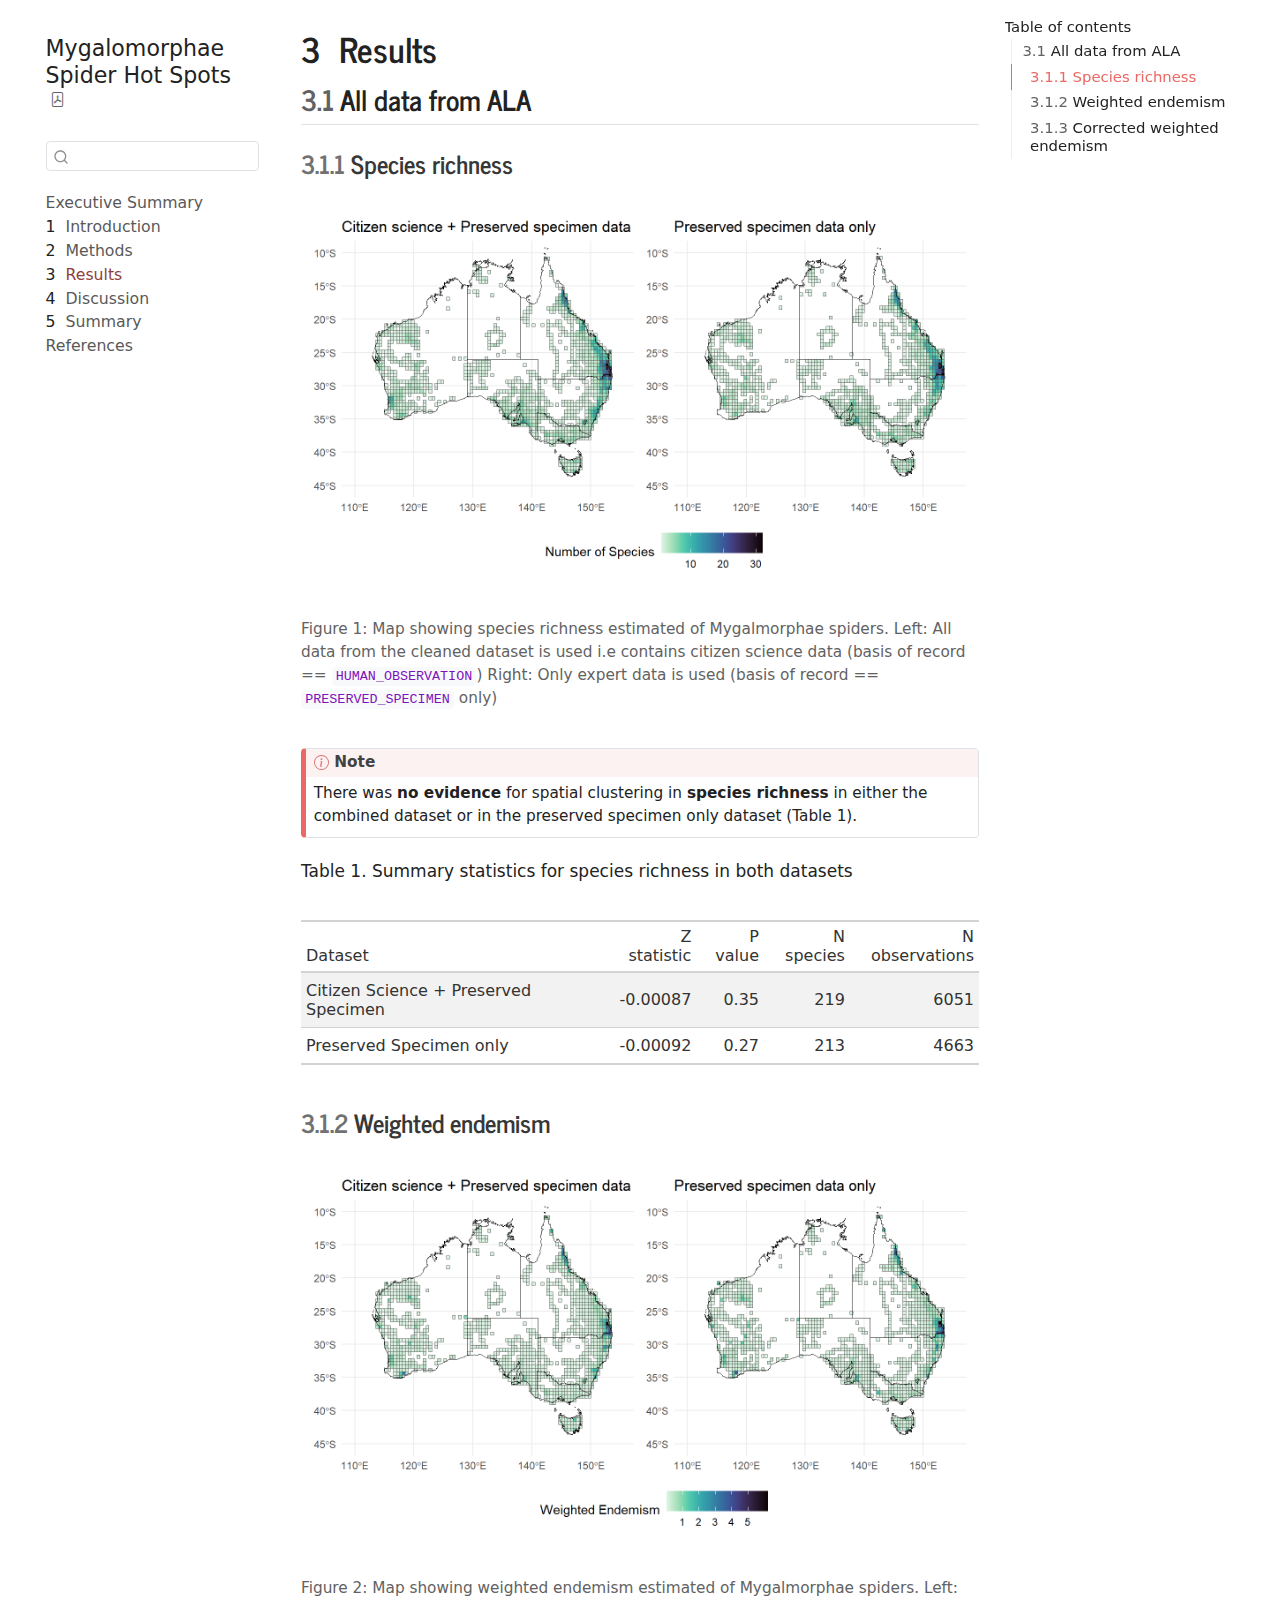
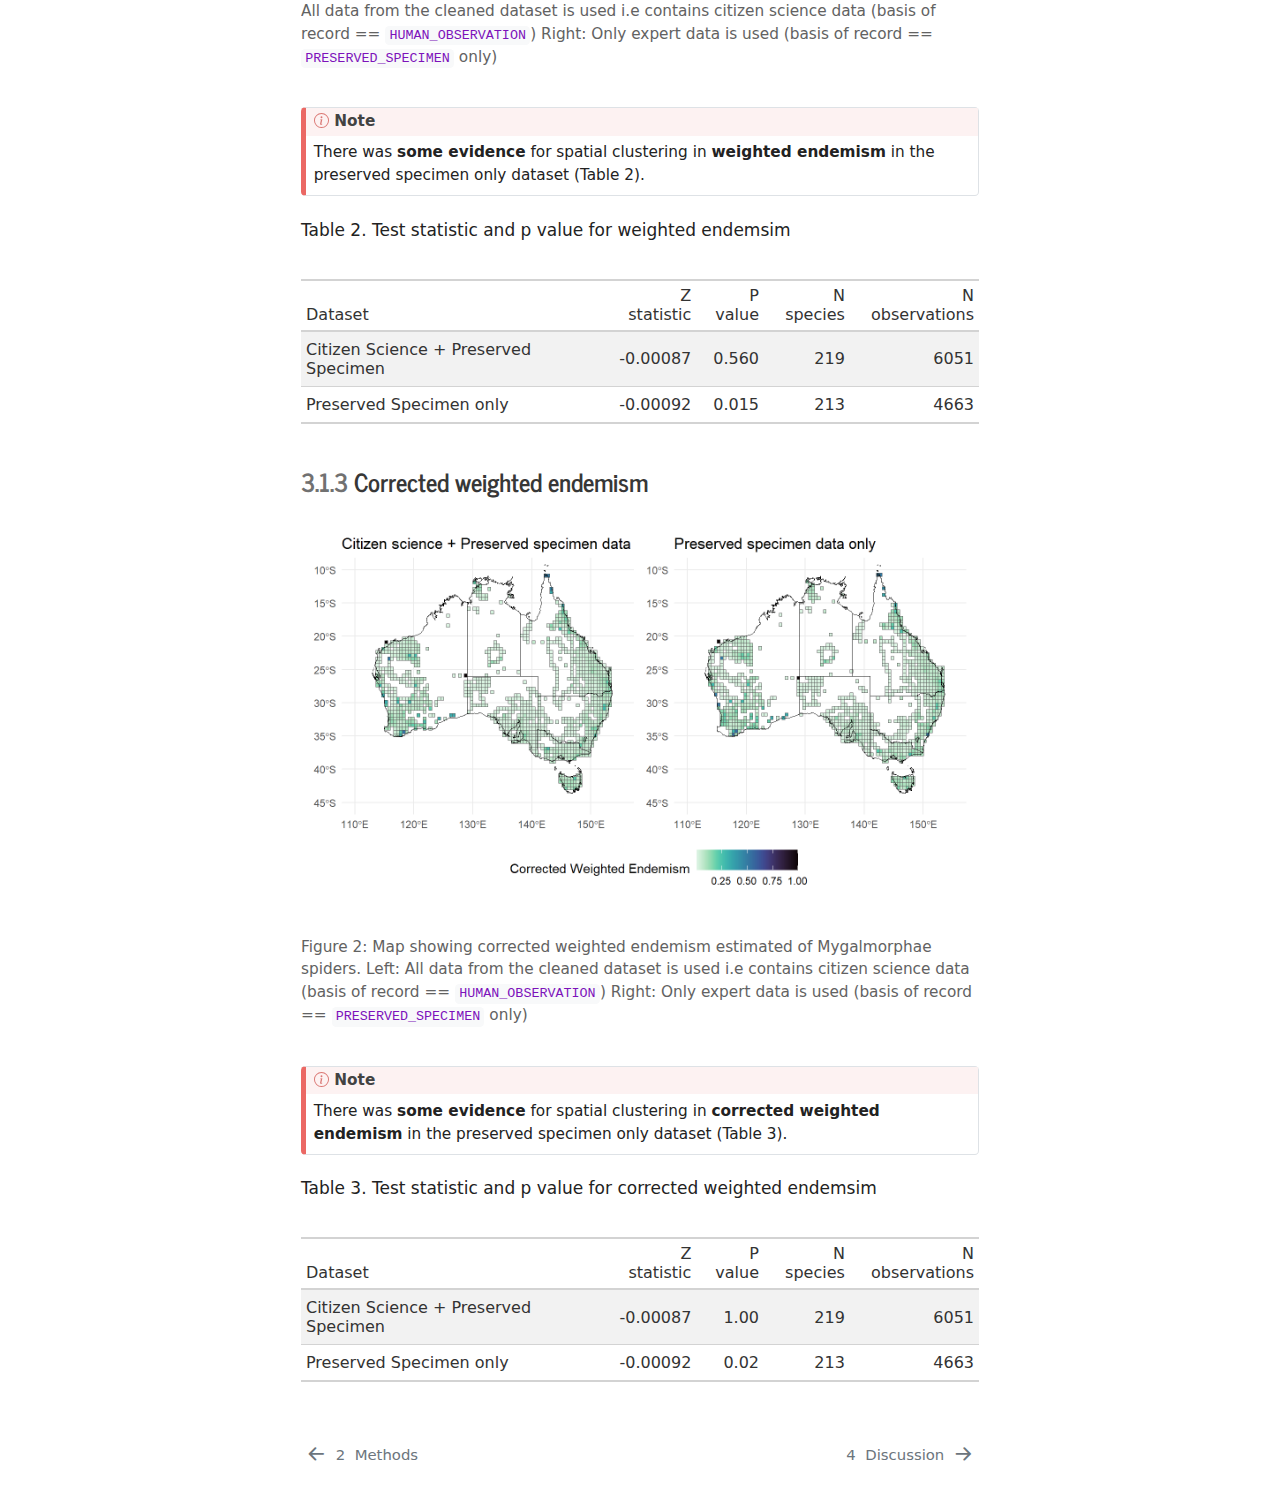
<file: results.html>
<!DOCTYPE html>
<html xmlns="http://www.w3.org/1999/xhtml" lang="en" xml:lang="en"><head>

<meta charset="utf-8">
<meta name="generator" content="quarto-1.5.57">

<meta name="viewport" content="width=device-width, initial-scale=1.0, user-scalable=yes">


<title>3&nbsp; Results – Mygalomorphae Spider Hot Spots</title>
<style>
code{white-space: pre-wrap;}
span.smallcaps{font-variant: small-caps;}
div.columns{display: flex; gap: min(4vw, 1.5em);}
div.column{flex: auto; overflow-x: auto;}
div.hanging-indent{margin-left: 1.5em; text-indent: -1.5em;}
ul.task-list{list-style: none;}
ul.task-list li input[type="checkbox"] {
  width: 0.8em;
  margin: 0 0.8em 0.2em -1em; /* quarto-specific, see https://github.com/quarto-dev/quarto-cli/issues/4556 */ 
  vertical-align: middle;
}
</style>


<script src="site_libs/quarto-nav/quarto-nav.js"></script>
<script src="site_libs/quarto-nav/headroom.min.js"></script>
<script src="site_libs/clipboard/clipboard.min.js"></script>
<script src="site_libs/quarto-search/autocomplete.umd.js"></script>
<script src="site_libs/quarto-search/fuse.min.js"></script>
<script src="site_libs/quarto-search/quarto-search.js"></script>
<meta name="quarto:offset" content="./">
<link href="./discussion.html" rel="next">
<link href="./methods.html" rel="prev">
<script src="site_libs/quarto-html/quarto.js"></script>
<script src="site_libs/quarto-html/popper.min.js"></script>
<script src="site_libs/quarto-html/tippy.umd.min.js"></script>
<script src="site_libs/quarto-html/anchor.min.js"></script>
<link href="site_libs/quarto-html/tippy.css" rel="stylesheet">
<link href="site_libs/quarto-html/quarto-syntax-highlighting.css" rel="stylesheet" id="quarto-text-highlighting-styles">
<script src="site_libs/bootstrap/bootstrap.min.js"></script>
<link href="site_libs/bootstrap/bootstrap-icons.css" rel="stylesheet">
<link href="site_libs/bootstrap/bootstrap.min.css" rel="stylesheet" id="quarto-bootstrap" data-mode="light">
<script id="quarto-search-options" type="application/json">{
  "location": "sidebar",
  "copy-button": false,
  "collapse-after": 3,
  "panel-placement": "start",
  "type": "textbox",
  "limit": 50,
  "keyboard-shortcut": [
    "f",
    "/",
    "s"
  ],
  "show-item-context": false,
  "language": {
    "search-no-results-text": "No results",
    "search-matching-documents-text": "matching documents",
    "search-copy-link-title": "Copy link to search",
    "search-hide-matches-text": "Hide additional matches",
    "search-more-match-text": "more match in this document",
    "search-more-matches-text": "more matches in this document",
    "search-clear-button-title": "Clear",
    "search-text-placeholder": "",
    "search-detached-cancel-button-title": "Cancel",
    "search-submit-button-title": "Submit",
    "search-label": "Search"
  }
}</script>


</head>

<body class="nav-sidebar floating">

<div id="quarto-search-results"></div>
  <header id="quarto-header" class="headroom fixed-top">
  <nav class="quarto-secondary-nav">
    <div class="container-fluid d-flex">
      <button type="button" class="quarto-btn-toggle btn" data-bs-toggle="collapse" role="button" data-bs-target=".quarto-sidebar-collapse-item" aria-controls="quarto-sidebar" aria-expanded="false" aria-label="Toggle sidebar navigation" onclick="if (window.quartoToggleHeadroom) { window.quartoToggleHeadroom(); }">
        <i class="bi bi-layout-text-sidebar-reverse"></i>
      </button>
        <nav class="quarto-page-breadcrumbs" aria-label="breadcrumb"><ol class="breadcrumb"><li class="breadcrumb-item"><a href="./results.html"><span class="chapter-number">3</span>&nbsp; <span class="chapter-title">Results</span></a></li></ol></nav>
        <a class="flex-grow-1" role="navigation" data-bs-toggle="collapse" data-bs-target=".quarto-sidebar-collapse-item" aria-controls="quarto-sidebar" aria-expanded="false" aria-label="Toggle sidebar navigation" onclick="if (window.quartoToggleHeadroom) { window.quartoToggleHeadroom(); }">      
        </a>
      <button type="button" class="btn quarto-search-button" aria-label="Search" onclick="window.quartoOpenSearch();">
        <i class="bi bi-search"></i>
      </button>
    </div>
  </nav>
</header>
<!-- content -->
<div id="quarto-content" class="quarto-container page-columns page-rows-contents page-layout-article">
<!-- sidebar -->
  <nav id="quarto-sidebar" class="sidebar collapse collapse-horizontal quarto-sidebar-collapse-item sidebar-navigation floating overflow-auto">
    <div class="pt-lg-2 mt-2 text-left sidebar-header">
    <div class="sidebar-title mb-0 py-0">
      <a href="./">Mygalomorphae Spider Hot Spots</a> 
        <div class="sidebar-tools-main">
    <a href="./Invertebrates-Australia-Hotspots-Report.pdf" title="Download PDF" class="quarto-navigation-tool px-1" aria-label="Download PDF"><i class="bi bi-file-pdf"></i></a>
</div>
    </div>
      </div>
        <div class="mt-2 flex-shrink-0 align-items-center">
        <div class="sidebar-search">
        <div id="quarto-search" class="" title="Search"></div>
        </div>
        </div>
    <div class="sidebar-menu-container"> 
    <ul class="list-unstyled mt-1">
        <li class="sidebar-item">
  <div class="sidebar-item-container"> 
  <a href="./index.html" class="sidebar-item-text sidebar-link">
 <span class="menu-text">Executive Summary</span></a>
  </div>
</li>
        <li class="sidebar-item">
  <div class="sidebar-item-container"> 
  <a href="./intro.html" class="sidebar-item-text sidebar-link">
 <span class="menu-text"><span class="chapter-number">1</span>&nbsp; <span class="chapter-title">Introduction</span></span></a>
  </div>
</li>
        <li class="sidebar-item">
  <div class="sidebar-item-container"> 
  <a href="./methods.html" class="sidebar-item-text sidebar-link">
 <span class="menu-text"><span class="chapter-number">2</span>&nbsp; <span class="chapter-title">Methods</span></span></a>
  </div>
</li>
        <li class="sidebar-item">
  <div class="sidebar-item-container"> 
  <a href="./results.html" class="sidebar-item-text sidebar-link active">
 <span class="menu-text"><span class="chapter-number">3</span>&nbsp; <span class="chapter-title">Results</span></span></a>
  </div>
</li>
        <li class="sidebar-item">
  <div class="sidebar-item-container"> 
  <a href="./discussion.html" class="sidebar-item-text sidebar-link">
 <span class="menu-text"><span class="chapter-number">4</span>&nbsp; <span class="chapter-title">Discussion</span></span></a>
  </div>
</li>
        <li class="sidebar-item">
  <div class="sidebar-item-container"> 
  <a href="./conclusions.html" class="sidebar-item-text sidebar-link">
 <span class="menu-text"><span class="chapter-number">5</span>&nbsp; <span class="chapter-title">Summary</span></span></a>
  </div>
</li>
        <li class="sidebar-item">
  <div class="sidebar-item-container"> 
  <a href="./references.html" class="sidebar-item-text sidebar-link">
 <span class="menu-text">References</span></a>
  </div>
</li>
    </ul>
    </div>
</nav>
<div id="quarto-sidebar-glass" class="quarto-sidebar-collapse-item" data-bs-toggle="collapse" data-bs-target=".quarto-sidebar-collapse-item"></div>
<!-- margin-sidebar -->
    <div id="quarto-margin-sidebar" class="sidebar margin-sidebar">
        <nav id="TOC" role="doc-toc" class="toc-active">
    <h2 id="toc-title">Table of contents</h2>
   
  <ul>
  <li><a href="#all-data-from-ala" id="toc-all-data-from-ala" class="nav-link active" data-scroll-target="#all-data-from-ala"><span class="header-section-number">3.1</span> All data from ALA</a>
  <ul class="collapse">
  <li><a href="#species-richness" id="toc-species-richness" class="nav-link" data-scroll-target="#species-richness"><span class="header-section-number">3.1.1</span> Species richness</a></li>
  <li><a href="#weighted-endemism" id="toc-weighted-endemism" class="nav-link" data-scroll-target="#weighted-endemism"><span class="header-section-number">3.1.2</span> Weighted endemism</a></li>
  <li><a href="#corrected-weighted-endemism" id="toc-corrected-weighted-endemism" class="nav-link" data-scroll-target="#corrected-weighted-endemism"><span class="header-section-number">3.1.3</span> Corrected weighted endemism</a></li>
  </ul></li>
  </ul>
</nav>
    </div>
<!-- main -->
<main class="content" id="quarto-document-content">

<header id="title-block-header" class="quarto-title-block default">
<div class="quarto-title">
<h1 class="title"><span class="chapter-number">3</span>&nbsp; <span class="chapter-title">Results</span></h1>
</div>



<div class="quarto-title-meta">

    
  
    
  </div>
  


</header>


<section id="all-data-from-ala" class="level2" data-number="3.1">
<h2 data-number="3.1" class="anchored" data-anchor-id="all-data-from-ala"><span class="header-section-number">3.1</span> All data from ALA</h2>
<section id="species-richness" class="level3" data-number="3.1.1">
<h3 data-number="3.1.1" class="anchored" data-anchor-id="species-richness"><span class="header-section-number">3.1.1</span> Species richness</h3>
<div class="cell">
<div class="cell-output-display">
<div class="quarto-figure quarto-figure-center">
<figure class="figure">
<p><img src="results_files/figure-html/unnamed-chunk-4-1.png" class="img-fluid figure-img" width="768"></p>
<figcaption>Figure 1: Map showing species richness estimated of Mygalmorphae spiders. Left: All data from the cleaned dataset is used i.e contains citizen science data (basis of record == <code>HUMAN_OBSERVATION</code>) Right: Only expert data is used (basis of record == <code>PRESERVED_SPECIMEN</code> only)</figcaption>
</figure>
</div>
</div>
</div>
<div class="callout callout-style-default callout-note callout-titled">
<div class="callout-header d-flex align-content-center">
<div class="callout-icon-container">
<i class="callout-icon"></i>
</div>
<div class="callout-title-container flex-fill">
Note
</div>
</div>
<div class="callout-body-container callout-body">
<p>There was <strong>no evidence</strong> for spatial clustering in <strong>species richness</strong> in either the combined dataset or in the preserved specimen only dataset (Table 1).</p>
</div>
</div>
<p>Table 1. Summary statistics for species richness in both datasets</p>
<div class="cell">
<div class="cell-output-display">
<div id="tvxctpcaah" style="padding-left:0px;padding-right:0px;padding-top:10px;padding-bottom:10px;overflow-x:auto;overflow-y:auto;width:auto;height:auto;">
<style>#tvxctpcaah table {
  font-family: system-ui, 'Segoe UI', Roboto, Helvetica, Arial, sans-serif, 'Apple Color Emoji', 'Segoe UI Emoji', 'Segoe UI Symbol', 'Noto Color Emoji';
  -webkit-font-smoothing: antialiased;
  -moz-osx-font-smoothing: grayscale;
}

#tvxctpcaah thead, #tvxctpcaah tbody, #tvxctpcaah tfoot, #tvxctpcaah tr, #tvxctpcaah td, #tvxctpcaah th {
  border-style: none;
}

#tvxctpcaah p {
  margin: 0;
  padding: 0;
}

#tvxctpcaah .gt_table {
  display: table;
  border-collapse: collapse;
  line-height: normal;
  margin-left: auto;
  margin-right: auto;
  color: #333333;
  font-size: 16px;
  font-weight: normal;
  font-style: normal;
  background-color: #FFFFFF;
  width: auto;
  border-top-style: solid;
  border-top-width: 2px;
  border-top-color: #A8A8A8;
  border-right-style: none;
  border-right-width: 2px;
  border-right-color: #D3D3D3;
  border-bottom-style: solid;
  border-bottom-width: 2px;
  border-bottom-color: #A8A8A8;
  border-left-style: none;
  border-left-width: 2px;
  border-left-color: #D3D3D3;
}

#tvxctpcaah .gt_caption {
  padding-top: 4px;
  padding-bottom: 4px;
}

#tvxctpcaah .gt_title {
  color: #333333;
  font-size: 125%;
  font-weight: initial;
  padding-top: 4px;
  padding-bottom: 4px;
  padding-left: 5px;
  padding-right: 5px;
  border-bottom-color: #FFFFFF;
  border-bottom-width: 0;
}

#tvxctpcaah .gt_subtitle {
  color: #333333;
  font-size: 85%;
  font-weight: initial;
  padding-top: 3px;
  padding-bottom: 5px;
  padding-left: 5px;
  padding-right: 5px;
  border-top-color: #FFFFFF;
  border-top-width: 0;
}

#tvxctpcaah .gt_heading {
  background-color: #FFFFFF;
  text-align: center;
  border-bottom-color: #FFFFFF;
  border-left-style: none;
  border-left-width: 1px;
  border-left-color: #D3D3D3;
  border-right-style: none;
  border-right-width: 1px;
  border-right-color: #D3D3D3;
}

#tvxctpcaah .gt_bottom_border {
  border-bottom-style: solid;
  border-bottom-width: 2px;
  border-bottom-color: #D3D3D3;
}

#tvxctpcaah .gt_col_headings {
  border-top-style: solid;
  border-top-width: 2px;
  border-top-color: #D3D3D3;
  border-bottom-style: solid;
  border-bottom-width: 2px;
  border-bottom-color: #D3D3D3;
  border-left-style: none;
  border-left-width: 1px;
  border-left-color: #D3D3D3;
  border-right-style: none;
  border-right-width: 1px;
  border-right-color: #D3D3D3;
}

#tvxctpcaah .gt_col_heading {
  color: #333333;
  background-color: #FFFFFF;
  font-size: 100%;
  font-weight: normal;
  text-transform: inherit;
  border-left-style: none;
  border-left-width: 1px;
  border-left-color: #D3D3D3;
  border-right-style: none;
  border-right-width: 1px;
  border-right-color: #D3D3D3;
  vertical-align: bottom;
  padding-top: 5px;
  padding-bottom: 6px;
  padding-left: 5px;
  padding-right: 5px;
  overflow-x: hidden;
}

#tvxctpcaah .gt_column_spanner_outer {
  color: #333333;
  background-color: #FFFFFF;
  font-size: 100%;
  font-weight: normal;
  text-transform: inherit;
  padding-top: 0;
  padding-bottom: 0;
  padding-left: 4px;
  padding-right: 4px;
}

#tvxctpcaah .gt_column_spanner_outer:first-child {
  padding-left: 0;
}

#tvxctpcaah .gt_column_spanner_outer:last-child {
  padding-right: 0;
}

#tvxctpcaah .gt_column_spanner {
  border-bottom-style: solid;
  border-bottom-width: 2px;
  border-bottom-color: #D3D3D3;
  vertical-align: bottom;
  padding-top: 5px;
  padding-bottom: 5px;
  overflow-x: hidden;
  display: inline-block;
  width: 100%;
}

#tvxctpcaah .gt_spanner_row {
  border-bottom-style: hidden;
}

#tvxctpcaah .gt_group_heading {
  padding-top: 8px;
  padding-bottom: 8px;
  padding-left: 5px;
  padding-right: 5px;
  color: #333333;
  background-color: #FFFFFF;
  font-size: 100%;
  font-weight: initial;
  text-transform: inherit;
  border-top-style: solid;
  border-top-width: 2px;
  border-top-color: #D3D3D3;
  border-bottom-style: solid;
  border-bottom-width: 2px;
  border-bottom-color: #D3D3D3;
  border-left-style: none;
  border-left-width: 1px;
  border-left-color: #D3D3D3;
  border-right-style: none;
  border-right-width: 1px;
  border-right-color: #D3D3D3;
  vertical-align: middle;
  text-align: left;
}

#tvxctpcaah .gt_empty_group_heading {
  padding: 0.5px;
  color: #333333;
  background-color: #FFFFFF;
  font-size: 100%;
  font-weight: initial;
  border-top-style: solid;
  border-top-width: 2px;
  border-top-color: #D3D3D3;
  border-bottom-style: solid;
  border-bottom-width: 2px;
  border-bottom-color: #D3D3D3;
  vertical-align: middle;
}

#tvxctpcaah .gt_from_md > :first-child {
  margin-top: 0;
}

#tvxctpcaah .gt_from_md > :last-child {
  margin-bottom: 0;
}

#tvxctpcaah .gt_row {
  padding-top: 8px;
  padding-bottom: 8px;
  padding-left: 5px;
  padding-right: 5px;
  margin: 10px;
  border-top-style: solid;
  border-top-width: 1px;
  border-top-color: #D3D3D3;
  border-left-style: none;
  border-left-width: 1px;
  border-left-color: #D3D3D3;
  border-right-style: none;
  border-right-width: 1px;
  border-right-color: #D3D3D3;
  vertical-align: middle;
  overflow-x: hidden;
}

#tvxctpcaah .gt_stub {
  color: #333333;
  background-color: #FFFFFF;
  font-size: 100%;
  font-weight: initial;
  text-transform: inherit;
  border-right-style: solid;
  border-right-width: 2px;
  border-right-color: #D3D3D3;
  padding-left: 5px;
  padding-right: 5px;
}

#tvxctpcaah .gt_stub_row_group {
  color: #333333;
  background-color: #FFFFFF;
  font-size: 100%;
  font-weight: initial;
  text-transform: inherit;
  border-right-style: solid;
  border-right-width: 2px;
  border-right-color: #D3D3D3;
  padding-left: 5px;
  padding-right: 5px;
  vertical-align: top;
}

#tvxctpcaah .gt_row_group_first td {
  border-top-width: 2px;
}

#tvxctpcaah .gt_row_group_first th {
  border-top-width: 2px;
}

#tvxctpcaah .gt_summary_row {
  color: #333333;
  background-color: #FFFFFF;
  text-transform: inherit;
  padding-top: 8px;
  padding-bottom: 8px;
  padding-left: 5px;
  padding-right: 5px;
}

#tvxctpcaah .gt_first_summary_row {
  border-top-style: solid;
  border-top-color: #D3D3D3;
}

#tvxctpcaah .gt_first_summary_row.thick {
  border-top-width: 2px;
}

#tvxctpcaah .gt_last_summary_row {
  padding-top: 8px;
  padding-bottom: 8px;
  padding-left: 5px;
  padding-right: 5px;
  border-bottom-style: solid;
  border-bottom-width: 2px;
  border-bottom-color: #D3D3D3;
}

#tvxctpcaah .gt_grand_summary_row {
  color: #333333;
  background-color: #FFFFFF;
  text-transform: inherit;
  padding-top: 8px;
  padding-bottom: 8px;
  padding-left: 5px;
  padding-right: 5px;
}

#tvxctpcaah .gt_first_grand_summary_row {
  padding-top: 8px;
  padding-bottom: 8px;
  padding-left: 5px;
  padding-right: 5px;
  border-top-style: double;
  border-top-width: 6px;
  border-top-color: #D3D3D3;
}

#tvxctpcaah .gt_last_grand_summary_row_top {
  padding-top: 8px;
  padding-bottom: 8px;
  padding-left: 5px;
  padding-right: 5px;
  border-bottom-style: double;
  border-bottom-width: 6px;
  border-bottom-color: #D3D3D3;
}

#tvxctpcaah .gt_striped {
  background-color: rgba(128, 128, 128, 0.05);
}

#tvxctpcaah .gt_table_body {
  border-top-style: solid;
  border-top-width: 2px;
  border-top-color: #D3D3D3;
  border-bottom-style: solid;
  border-bottom-width: 2px;
  border-bottom-color: #D3D3D3;
}

#tvxctpcaah .gt_footnotes {
  color: #333333;
  background-color: #FFFFFF;
  border-bottom-style: none;
  border-bottom-width: 2px;
  border-bottom-color: #D3D3D3;
  border-left-style: none;
  border-left-width: 2px;
  border-left-color: #D3D3D3;
  border-right-style: none;
  border-right-width: 2px;
  border-right-color: #D3D3D3;
}

#tvxctpcaah .gt_footnote {
  margin: 0px;
  font-size: 90%;
  padding-top: 4px;
  padding-bottom: 4px;
  padding-left: 5px;
  padding-right: 5px;
}

#tvxctpcaah .gt_sourcenotes {
  color: #333333;
  background-color: #FFFFFF;
  border-bottom-style: none;
  border-bottom-width: 2px;
  border-bottom-color: #D3D3D3;
  border-left-style: none;
  border-left-width: 2px;
  border-left-color: #D3D3D3;
  border-right-style: none;
  border-right-width: 2px;
  border-right-color: #D3D3D3;
}

#tvxctpcaah .gt_sourcenote {
  font-size: 90%;
  padding-top: 4px;
  padding-bottom: 4px;
  padding-left: 5px;
  padding-right: 5px;
}

#tvxctpcaah .gt_left {
  text-align: left;
}

#tvxctpcaah .gt_center {
  text-align: center;
}

#tvxctpcaah .gt_right {
  text-align: right;
  font-variant-numeric: tabular-nums;
}

#tvxctpcaah .gt_font_normal {
  font-weight: normal;
}

#tvxctpcaah .gt_font_bold {
  font-weight: bold;
}

#tvxctpcaah .gt_font_italic {
  font-style: italic;
}

#tvxctpcaah .gt_super {
  font-size: 65%;
}

#tvxctpcaah .gt_footnote_marks {
  font-size: 75%;
  vertical-align: 0.4em;
  position: initial;
}

#tvxctpcaah .gt_asterisk {
  font-size: 100%;
  vertical-align: 0;
}

#tvxctpcaah .gt_indent_1 {
  text-indent: 5px;
}

#tvxctpcaah .gt_indent_2 {
  text-indent: 10px;
}

#tvxctpcaah .gt_indent_3 {
  text-indent: 15px;
}

#tvxctpcaah .gt_indent_4 {
  text-indent: 20px;
}

#tvxctpcaah .gt_indent_5 {
  text-indent: 25px;
}

#tvxctpcaah .katex-display {
  display: inline-flex !important;
  margin-bottom: 0.75em !important;
}

#tvxctpcaah div.Reactable > div.rt-table > div.rt-thead > div.rt-tr.rt-tr-group-header > div.rt-th-group:after {
  height: 0px !important;
}
</style>

<table class="gt_table caption-top table table-sm table-striped small" data-quarto-postprocess="true" data-quarto-disable-processing="false" data-quarto-bootstrap="false">
<thead>
<tr class="header gt_col_headings">
<th id="Dataset" class="gt_col_heading gt_columns_bottom_border gt_left" data-quarto-table-cell-role="th" scope="col">Dataset</th>
<th id="Z-statistic" class="gt_col_heading gt_columns_bottom_border gt_right" data-quarto-table-cell-role="th" scope="col">Z statistic</th>
<th id="P-value" class="gt_col_heading gt_columns_bottom_border gt_right" data-quarto-table-cell-role="th" scope="col">P value</th>
<th id="N-species" class="gt_col_heading gt_columns_bottom_border gt_right" data-quarto-table-cell-role="th" scope="col">N species</th>
<th id="N-observations" class="gt_col_heading gt_columns_bottom_border gt_right" data-quarto-table-cell-role="th" scope="col">N observations</th>
</tr>
</thead>
<tbody class="gt_table_body">
<tr class="odd">
<td class="gt_row gt_left" headers="Dataset">Citizen Science + Preserved Specimen</td>
<td class="gt_row gt_right" headers="Z statistic">-0.00087</td>
<td class="gt_row gt_right" headers="P value">0.35</td>
<td class="gt_row gt_right" headers="N species">219</td>
<td class="gt_row gt_right" headers="N observations">6051</td>
</tr>
<tr class="even">
<td class="gt_row gt_left" headers="Dataset">Preserved Specimen only</td>
<td class="gt_row gt_right" headers="Z statistic">-0.00092</td>
<td class="gt_row gt_right" headers="P value">0.27</td>
<td class="gt_row gt_right" headers="N species">213</td>
<td class="gt_row gt_right" headers="N observations">4663</td>
</tr>
</tbody>
</table>

</div>
</div>
</div>
</section>
<section id="weighted-endemism" class="level3" data-number="3.1.2">
<h3 data-number="3.1.2" class="anchored" data-anchor-id="weighted-endemism"><span class="header-section-number">3.1.2</span> Weighted endemism</h3>
<div class="cell">
<div class="cell-output-display">
<div class="quarto-figure quarto-figure-center">
<figure class="figure">
<p><img src="results_files/figure-html/unnamed-chunk-7-1.png" class="img-fluid figure-img" width="768"></p>
<figcaption>Figure 2: Map showing weighted endemism estimated of Mygalmorphae spiders. Left: All data from the cleaned dataset is used i.e contains citizen science data (basis of record == <code>HUMAN_OBSERVATION</code>) Right: Only expert data is used (basis of record == <code>PRESERVED_SPECIMEN</code> only)</figcaption>
</figure>
</div>
</div>
</div>
<div class="callout callout-style-default callout-note callout-titled">
<div class="callout-header d-flex align-content-center">
<div class="callout-icon-container">
<i class="callout-icon"></i>
</div>
<div class="callout-title-container flex-fill">
Note
</div>
</div>
<div class="callout-body-container callout-body">
<p>There was <strong>some evidence</strong> for spatial clustering in <strong>weighted endemism</strong> in the preserved specimen only dataset (Table 2).</p>
</div>
</div>
<p>Table 2. Test statistic and p value for weighted endemsim</p>
<div class="cell">
<div class="cell-output-display">
<div id="lpwqocldgw" style="padding-left:0px;padding-right:0px;padding-top:10px;padding-bottom:10px;overflow-x:auto;overflow-y:auto;width:auto;height:auto;">
<style>#lpwqocldgw table {
  font-family: system-ui, 'Segoe UI', Roboto, Helvetica, Arial, sans-serif, 'Apple Color Emoji', 'Segoe UI Emoji', 'Segoe UI Symbol', 'Noto Color Emoji';
  -webkit-font-smoothing: antialiased;
  -moz-osx-font-smoothing: grayscale;
}

#lpwqocldgw thead, #lpwqocldgw tbody, #lpwqocldgw tfoot, #lpwqocldgw tr, #lpwqocldgw td, #lpwqocldgw th {
  border-style: none;
}

#lpwqocldgw p {
  margin: 0;
  padding: 0;
}

#lpwqocldgw .gt_table {
  display: table;
  border-collapse: collapse;
  line-height: normal;
  margin-left: auto;
  margin-right: auto;
  color: #333333;
  font-size: 16px;
  font-weight: normal;
  font-style: normal;
  background-color: #FFFFFF;
  width: auto;
  border-top-style: solid;
  border-top-width: 2px;
  border-top-color: #A8A8A8;
  border-right-style: none;
  border-right-width: 2px;
  border-right-color: #D3D3D3;
  border-bottom-style: solid;
  border-bottom-width: 2px;
  border-bottom-color: #A8A8A8;
  border-left-style: none;
  border-left-width: 2px;
  border-left-color: #D3D3D3;
}

#lpwqocldgw .gt_caption {
  padding-top: 4px;
  padding-bottom: 4px;
}

#lpwqocldgw .gt_title {
  color: #333333;
  font-size: 125%;
  font-weight: initial;
  padding-top: 4px;
  padding-bottom: 4px;
  padding-left: 5px;
  padding-right: 5px;
  border-bottom-color: #FFFFFF;
  border-bottom-width: 0;
}

#lpwqocldgw .gt_subtitle {
  color: #333333;
  font-size: 85%;
  font-weight: initial;
  padding-top: 3px;
  padding-bottom: 5px;
  padding-left: 5px;
  padding-right: 5px;
  border-top-color: #FFFFFF;
  border-top-width: 0;
}

#lpwqocldgw .gt_heading {
  background-color: #FFFFFF;
  text-align: center;
  border-bottom-color: #FFFFFF;
  border-left-style: none;
  border-left-width: 1px;
  border-left-color: #D3D3D3;
  border-right-style: none;
  border-right-width: 1px;
  border-right-color: #D3D3D3;
}

#lpwqocldgw .gt_bottom_border {
  border-bottom-style: solid;
  border-bottom-width: 2px;
  border-bottom-color: #D3D3D3;
}

#lpwqocldgw .gt_col_headings {
  border-top-style: solid;
  border-top-width: 2px;
  border-top-color: #D3D3D3;
  border-bottom-style: solid;
  border-bottom-width: 2px;
  border-bottom-color: #D3D3D3;
  border-left-style: none;
  border-left-width: 1px;
  border-left-color: #D3D3D3;
  border-right-style: none;
  border-right-width: 1px;
  border-right-color: #D3D3D3;
}

#lpwqocldgw .gt_col_heading {
  color: #333333;
  background-color: #FFFFFF;
  font-size: 100%;
  font-weight: normal;
  text-transform: inherit;
  border-left-style: none;
  border-left-width: 1px;
  border-left-color: #D3D3D3;
  border-right-style: none;
  border-right-width: 1px;
  border-right-color: #D3D3D3;
  vertical-align: bottom;
  padding-top: 5px;
  padding-bottom: 6px;
  padding-left: 5px;
  padding-right: 5px;
  overflow-x: hidden;
}

#lpwqocldgw .gt_column_spanner_outer {
  color: #333333;
  background-color: #FFFFFF;
  font-size: 100%;
  font-weight: normal;
  text-transform: inherit;
  padding-top: 0;
  padding-bottom: 0;
  padding-left: 4px;
  padding-right: 4px;
}

#lpwqocldgw .gt_column_spanner_outer:first-child {
  padding-left: 0;
}

#lpwqocldgw .gt_column_spanner_outer:last-child {
  padding-right: 0;
}

#lpwqocldgw .gt_column_spanner {
  border-bottom-style: solid;
  border-bottom-width: 2px;
  border-bottom-color: #D3D3D3;
  vertical-align: bottom;
  padding-top: 5px;
  padding-bottom: 5px;
  overflow-x: hidden;
  display: inline-block;
  width: 100%;
}

#lpwqocldgw .gt_spanner_row {
  border-bottom-style: hidden;
}

#lpwqocldgw .gt_group_heading {
  padding-top: 8px;
  padding-bottom: 8px;
  padding-left: 5px;
  padding-right: 5px;
  color: #333333;
  background-color: #FFFFFF;
  font-size: 100%;
  font-weight: initial;
  text-transform: inherit;
  border-top-style: solid;
  border-top-width: 2px;
  border-top-color: #D3D3D3;
  border-bottom-style: solid;
  border-bottom-width: 2px;
  border-bottom-color: #D3D3D3;
  border-left-style: none;
  border-left-width: 1px;
  border-left-color: #D3D3D3;
  border-right-style: none;
  border-right-width: 1px;
  border-right-color: #D3D3D3;
  vertical-align: middle;
  text-align: left;
}

#lpwqocldgw .gt_empty_group_heading {
  padding: 0.5px;
  color: #333333;
  background-color: #FFFFFF;
  font-size: 100%;
  font-weight: initial;
  border-top-style: solid;
  border-top-width: 2px;
  border-top-color: #D3D3D3;
  border-bottom-style: solid;
  border-bottom-width: 2px;
  border-bottom-color: #D3D3D3;
  vertical-align: middle;
}

#lpwqocldgw .gt_from_md > :first-child {
  margin-top: 0;
}

#lpwqocldgw .gt_from_md > :last-child {
  margin-bottom: 0;
}

#lpwqocldgw .gt_row {
  padding-top: 8px;
  padding-bottom: 8px;
  padding-left: 5px;
  padding-right: 5px;
  margin: 10px;
  border-top-style: solid;
  border-top-width: 1px;
  border-top-color: #D3D3D3;
  border-left-style: none;
  border-left-width: 1px;
  border-left-color: #D3D3D3;
  border-right-style: none;
  border-right-width: 1px;
  border-right-color: #D3D3D3;
  vertical-align: middle;
  overflow-x: hidden;
}

#lpwqocldgw .gt_stub {
  color: #333333;
  background-color: #FFFFFF;
  font-size: 100%;
  font-weight: initial;
  text-transform: inherit;
  border-right-style: solid;
  border-right-width: 2px;
  border-right-color: #D3D3D3;
  padding-left: 5px;
  padding-right: 5px;
}

#lpwqocldgw .gt_stub_row_group {
  color: #333333;
  background-color: #FFFFFF;
  font-size: 100%;
  font-weight: initial;
  text-transform: inherit;
  border-right-style: solid;
  border-right-width: 2px;
  border-right-color: #D3D3D3;
  padding-left: 5px;
  padding-right: 5px;
  vertical-align: top;
}

#lpwqocldgw .gt_row_group_first td {
  border-top-width: 2px;
}

#lpwqocldgw .gt_row_group_first th {
  border-top-width: 2px;
}

#lpwqocldgw .gt_summary_row {
  color: #333333;
  background-color: #FFFFFF;
  text-transform: inherit;
  padding-top: 8px;
  padding-bottom: 8px;
  padding-left: 5px;
  padding-right: 5px;
}

#lpwqocldgw .gt_first_summary_row {
  border-top-style: solid;
  border-top-color: #D3D3D3;
}

#lpwqocldgw .gt_first_summary_row.thick {
  border-top-width: 2px;
}

#lpwqocldgw .gt_last_summary_row {
  padding-top: 8px;
  padding-bottom: 8px;
  padding-left: 5px;
  padding-right: 5px;
  border-bottom-style: solid;
  border-bottom-width: 2px;
  border-bottom-color: #D3D3D3;
}

#lpwqocldgw .gt_grand_summary_row {
  color: #333333;
  background-color: #FFFFFF;
  text-transform: inherit;
  padding-top: 8px;
  padding-bottom: 8px;
  padding-left: 5px;
  padding-right: 5px;
}

#lpwqocldgw .gt_first_grand_summary_row {
  padding-top: 8px;
  padding-bottom: 8px;
  padding-left: 5px;
  padding-right: 5px;
  border-top-style: double;
  border-top-width: 6px;
  border-top-color: #D3D3D3;
}

#lpwqocldgw .gt_last_grand_summary_row_top {
  padding-top: 8px;
  padding-bottom: 8px;
  padding-left: 5px;
  padding-right: 5px;
  border-bottom-style: double;
  border-bottom-width: 6px;
  border-bottom-color: #D3D3D3;
}

#lpwqocldgw .gt_striped {
  background-color: rgba(128, 128, 128, 0.05);
}

#lpwqocldgw .gt_table_body {
  border-top-style: solid;
  border-top-width: 2px;
  border-top-color: #D3D3D3;
  border-bottom-style: solid;
  border-bottom-width: 2px;
  border-bottom-color: #D3D3D3;
}

#lpwqocldgw .gt_footnotes {
  color: #333333;
  background-color: #FFFFFF;
  border-bottom-style: none;
  border-bottom-width: 2px;
  border-bottom-color: #D3D3D3;
  border-left-style: none;
  border-left-width: 2px;
  border-left-color: #D3D3D3;
  border-right-style: none;
  border-right-width: 2px;
  border-right-color: #D3D3D3;
}

#lpwqocldgw .gt_footnote {
  margin: 0px;
  font-size: 90%;
  padding-top: 4px;
  padding-bottom: 4px;
  padding-left: 5px;
  padding-right: 5px;
}

#lpwqocldgw .gt_sourcenotes {
  color: #333333;
  background-color: #FFFFFF;
  border-bottom-style: none;
  border-bottom-width: 2px;
  border-bottom-color: #D3D3D3;
  border-left-style: none;
  border-left-width: 2px;
  border-left-color: #D3D3D3;
  border-right-style: none;
  border-right-width: 2px;
  border-right-color: #D3D3D3;
}

#lpwqocldgw .gt_sourcenote {
  font-size: 90%;
  padding-top: 4px;
  padding-bottom: 4px;
  padding-left: 5px;
  padding-right: 5px;
}

#lpwqocldgw .gt_left {
  text-align: left;
}

#lpwqocldgw .gt_center {
  text-align: center;
}

#lpwqocldgw .gt_right {
  text-align: right;
  font-variant-numeric: tabular-nums;
}

#lpwqocldgw .gt_font_normal {
  font-weight: normal;
}

#lpwqocldgw .gt_font_bold {
  font-weight: bold;
}

#lpwqocldgw .gt_font_italic {
  font-style: italic;
}

#lpwqocldgw .gt_super {
  font-size: 65%;
}

#lpwqocldgw .gt_footnote_marks {
  font-size: 75%;
  vertical-align: 0.4em;
  position: initial;
}

#lpwqocldgw .gt_asterisk {
  font-size: 100%;
  vertical-align: 0;
}

#lpwqocldgw .gt_indent_1 {
  text-indent: 5px;
}

#lpwqocldgw .gt_indent_2 {
  text-indent: 10px;
}

#lpwqocldgw .gt_indent_3 {
  text-indent: 15px;
}

#lpwqocldgw .gt_indent_4 {
  text-indent: 20px;
}

#lpwqocldgw .gt_indent_5 {
  text-indent: 25px;
}

#lpwqocldgw .katex-display {
  display: inline-flex !important;
  margin-bottom: 0.75em !important;
}

#lpwqocldgw div.Reactable > div.rt-table > div.rt-thead > div.rt-tr.rt-tr-group-header > div.rt-th-group:after {
  height: 0px !important;
}
</style>

<table class="gt_table caption-top table table-sm table-striped small" data-quarto-postprocess="true" data-quarto-disable-processing="false" data-quarto-bootstrap="false">
<thead>
<tr class="header gt_col_headings">
<th id="Dataset" class="gt_col_heading gt_columns_bottom_border gt_left" data-quarto-table-cell-role="th" scope="col">Dataset</th>
<th id="Z-statistic" class="gt_col_heading gt_columns_bottom_border gt_right" data-quarto-table-cell-role="th" scope="col">Z statistic</th>
<th id="P-value" class="gt_col_heading gt_columns_bottom_border gt_right" data-quarto-table-cell-role="th" scope="col">P value</th>
<th id="N-species" class="gt_col_heading gt_columns_bottom_border gt_right" data-quarto-table-cell-role="th" scope="col">N species</th>
<th id="N-observations" class="gt_col_heading gt_columns_bottom_border gt_right" data-quarto-table-cell-role="th" scope="col">N observations</th>
</tr>
</thead>
<tbody class="gt_table_body">
<tr class="odd">
<td class="gt_row gt_left" headers="Dataset">Citizen Science + Preserved Specimen</td>
<td class="gt_row gt_right" headers="Z statistic">-0.00087</td>
<td class="gt_row gt_right" headers="P value">0.560</td>
<td class="gt_row gt_right" headers="N species">219</td>
<td class="gt_row gt_right" headers="N observations">6051</td>
</tr>
<tr class="even">
<td class="gt_row gt_left" headers="Dataset">Preserved Specimen only</td>
<td class="gt_row gt_right" headers="Z statistic">-0.00092</td>
<td class="gt_row gt_right" headers="P value">0.015</td>
<td class="gt_row gt_right" headers="N species">213</td>
<td class="gt_row gt_right" headers="N observations">4663</td>
</tr>
</tbody>
</table>

</div>
</div>
</div>
</section>
<section id="corrected-weighted-endemism" class="level3" data-number="3.1.3">
<h3 data-number="3.1.3" class="anchored" data-anchor-id="corrected-weighted-endemism"><span class="header-section-number">3.1.3</span> Corrected weighted endemism</h3>
<div class="cell">
<div class="cell-output-display">
<div class="quarto-figure quarto-figure-center">
<figure class="figure">
<p><img src="results_files/figure-html/unnamed-chunk-11-1.png" class="img-fluid figure-img" width="768"></p>
<figcaption>Figure 2: Map showing corrected weighted endemism estimated of Mygalmorphae spiders. Left: All data from the cleaned dataset is used i.e contains citizen science data (basis of record == <code>HUMAN_OBSERVATION</code>) Right: Only expert data is used (basis of record == <code>PRESERVED_SPECIMEN</code> only)</figcaption>
</figure>
</div>
</div>
</div>
<div class="callout callout-style-default callout-note callout-titled">
<div class="callout-header d-flex align-content-center">
<div class="callout-icon-container">
<i class="callout-icon"></i>
</div>
<div class="callout-title-container flex-fill">
Note
</div>
</div>
<div class="callout-body-container callout-body">
<p>There was <strong>some evidence</strong> for spatial clustering in <strong>corrected weighted endemism</strong> in the preserved specimen only dataset (Table 3).</p>
</div>
</div>
<p>Table 3. Test statistic and p value for corrected weighted endemsim</p>
<div class="cell">
<div class="cell-output-display">
<div id="ntaaurskeh" style="padding-left:0px;padding-right:0px;padding-top:10px;padding-bottom:10px;overflow-x:auto;overflow-y:auto;width:auto;height:auto;">
<style>#ntaaurskeh table {
  font-family: system-ui, 'Segoe UI', Roboto, Helvetica, Arial, sans-serif, 'Apple Color Emoji', 'Segoe UI Emoji', 'Segoe UI Symbol', 'Noto Color Emoji';
  -webkit-font-smoothing: antialiased;
  -moz-osx-font-smoothing: grayscale;
}

#ntaaurskeh thead, #ntaaurskeh tbody, #ntaaurskeh tfoot, #ntaaurskeh tr, #ntaaurskeh td, #ntaaurskeh th {
  border-style: none;
}

#ntaaurskeh p {
  margin: 0;
  padding: 0;
}

#ntaaurskeh .gt_table {
  display: table;
  border-collapse: collapse;
  line-height: normal;
  margin-left: auto;
  margin-right: auto;
  color: #333333;
  font-size: 16px;
  font-weight: normal;
  font-style: normal;
  background-color: #FFFFFF;
  width: auto;
  border-top-style: solid;
  border-top-width: 2px;
  border-top-color: #A8A8A8;
  border-right-style: none;
  border-right-width: 2px;
  border-right-color: #D3D3D3;
  border-bottom-style: solid;
  border-bottom-width: 2px;
  border-bottom-color: #A8A8A8;
  border-left-style: none;
  border-left-width: 2px;
  border-left-color: #D3D3D3;
}

#ntaaurskeh .gt_caption {
  padding-top: 4px;
  padding-bottom: 4px;
}

#ntaaurskeh .gt_title {
  color: #333333;
  font-size: 125%;
  font-weight: initial;
  padding-top: 4px;
  padding-bottom: 4px;
  padding-left: 5px;
  padding-right: 5px;
  border-bottom-color: #FFFFFF;
  border-bottom-width: 0;
}

#ntaaurskeh .gt_subtitle {
  color: #333333;
  font-size: 85%;
  font-weight: initial;
  padding-top: 3px;
  padding-bottom: 5px;
  padding-left: 5px;
  padding-right: 5px;
  border-top-color: #FFFFFF;
  border-top-width: 0;
}

#ntaaurskeh .gt_heading {
  background-color: #FFFFFF;
  text-align: center;
  border-bottom-color: #FFFFFF;
  border-left-style: none;
  border-left-width: 1px;
  border-left-color: #D3D3D3;
  border-right-style: none;
  border-right-width: 1px;
  border-right-color: #D3D3D3;
}

#ntaaurskeh .gt_bottom_border {
  border-bottom-style: solid;
  border-bottom-width: 2px;
  border-bottom-color: #D3D3D3;
}

#ntaaurskeh .gt_col_headings {
  border-top-style: solid;
  border-top-width: 2px;
  border-top-color: #D3D3D3;
  border-bottom-style: solid;
  border-bottom-width: 2px;
  border-bottom-color: #D3D3D3;
  border-left-style: none;
  border-left-width: 1px;
  border-left-color: #D3D3D3;
  border-right-style: none;
  border-right-width: 1px;
  border-right-color: #D3D3D3;
}

#ntaaurskeh .gt_col_heading {
  color: #333333;
  background-color: #FFFFFF;
  font-size: 100%;
  font-weight: normal;
  text-transform: inherit;
  border-left-style: none;
  border-left-width: 1px;
  border-left-color: #D3D3D3;
  border-right-style: none;
  border-right-width: 1px;
  border-right-color: #D3D3D3;
  vertical-align: bottom;
  padding-top: 5px;
  padding-bottom: 6px;
  padding-left: 5px;
  padding-right: 5px;
  overflow-x: hidden;
}

#ntaaurskeh .gt_column_spanner_outer {
  color: #333333;
  background-color: #FFFFFF;
  font-size: 100%;
  font-weight: normal;
  text-transform: inherit;
  padding-top: 0;
  padding-bottom: 0;
  padding-left: 4px;
  padding-right: 4px;
}

#ntaaurskeh .gt_column_spanner_outer:first-child {
  padding-left: 0;
}

#ntaaurskeh .gt_column_spanner_outer:last-child {
  padding-right: 0;
}

#ntaaurskeh .gt_column_spanner {
  border-bottom-style: solid;
  border-bottom-width: 2px;
  border-bottom-color: #D3D3D3;
  vertical-align: bottom;
  padding-top: 5px;
  padding-bottom: 5px;
  overflow-x: hidden;
  display: inline-block;
  width: 100%;
}

#ntaaurskeh .gt_spanner_row {
  border-bottom-style: hidden;
}

#ntaaurskeh .gt_group_heading {
  padding-top: 8px;
  padding-bottom: 8px;
  padding-left: 5px;
  padding-right: 5px;
  color: #333333;
  background-color: #FFFFFF;
  font-size: 100%;
  font-weight: initial;
  text-transform: inherit;
  border-top-style: solid;
  border-top-width: 2px;
  border-top-color: #D3D3D3;
  border-bottom-style: solid;
  border-bottom-width: 2px;
  border-bottom-color: #D3D3D3;
  border-left-style: none;
  border-left-width: 1px;
  border-left-color: #D3D3D3;
  border-right-style: none;
  border-right-width: 1px;
  border-right-color: #D3D3D3;
  vertical-align: middle;
  text-align: left;
}

#ntaaurskeh .gt_empty_group_heading {
  padding: 0.5px;
  color: #333333;
  background-color: #FFFFFF;
  font-size: 100%;
  font-weight: initial;
  border-top-style: solid;
  border-top-width: 2px;
  border-top-color: #D3D3D3;
  border-bottom-style: solid;
  border-bottom-width: 2px;
  border-bottom-color: #D3D3D3;
  vertical-align: middle;
}

#ntaaurskeh .gt_from_md > :first-child {
  margin-top: 0;
}

#ntaaurskeh .gt_from_md > :last-child {
  margin-bottom: 0;
}

#ntaaurskeh .gt_row {
  padding-top: 8px;
  padding-bottom: 8px;
  padding-left: 5px;
  padding-right: 5px;
  margin: 10px;
  border-top-style: solid;
  border-top-width: 1px;
  border-top-color: #D3D3D3;
  border-left-style: none;
  border-left-width: 1px;
  border-left-color: #D3D3D3;
  border-right-style: none;
  border-right-width: 1px;
  border-right-color: #D3D3D3;
  vertical-align: middle;
  overflow-x: hidden;
}

#ntaaurskeh .gt_stub {
  color: #333333;
  background-color: #FFFFFF;
  font-size: 100%;
  font-weight: initial;
  text-transform: inherit;
  border-right-style: solid;
  border-right-width: 2px;
  border-right-color: #D3D3D3;
  padding-left: 5px;
  padding-right: 5px;
}

#ntaaurskeh .gt_stub_row_group {
  color: #333333;
  background-color: #FFFFFF;
  font-size: 100%;
  font-weight: initial;
  text-transform: inherit;
  border-right-style: solid;
  border-right-width: 2px;
  border-right-color: #D3D3D3;
  padding-left: 5px;
  padding-right: 5px;
  vertical-align: top;
}

#ntaaurskeh .gt_row_group_first td {
  border-top-width: 2px;
}

#ntaaurskeh .gt_row_group_first th {
  border-top-width: 2px;
}

#ntaaurskeh .gt_summary_row {
  color: #333333;
  background-color: #FFFFFF;
  text-transform: inherit;
  padding-top: 8px;
  padding-bottom: 8px;
  padding-left: 5px;
  padding-right: 5px;
}

#ntaaurskeh .gt_first_summary_row {
  border-top-style: solid;
  border-top-color: #D3D3D3;
}

#ntaaurskeh .gt_first_summary_row.thick {
  border-top-width: 2px;
}

#ntaaurskeh .gt_last_summary_row {
  padding-top: 8px;
  padding-bottom: 8px;
  padding-left: 5px;
  padding-right: 5px;
  border-bottom-style: solid;
  border-bottom-width: 2px;
  border-bottom-color: #D3D3D3;
}

#ntaaurskeh .gt_grand_summary_row {
  color: #333333;
  background-color: #FFFFFF;
  text-transform: inherit;
  padding-top: 8px;
  padding-bottom: 8px;
  padding-left: 5px;
  padding-right: 5px;
}

#ntaaurskeh .gt_first_grand_summary_row {
  padding-top: 8px;
  padding-bottom: 8px;
  padding-left: 5px;
  padding-right: 5px;
  border-top-style: double;
  border-top-width: 6px;
  border-top-color: #D3D3D3;
}

#ntaaurskeh .gt_last_grand_summary_row_top {
  padding-top: 8px;
  padding-bottom: 8px;
  padding-left: 5px;
  padding-right: 5px;
  border-bottom-style: double;
  border-bottom-width: 6px;
  border-bottom-color: #D3D3D3;
}

#ntaaurskeh .gt_striped {
  background-color: rgba(128, 128, 128, 0.05);
}

#ntaaurskeh .gt_table_body {
  border-top-style: solid;
  border-top-width: 2px;
  border-top-color: #D3D3D3;
  border-bottom-style: solid;
  border-bottom-width: 2px;
  border-bottom-color: #D3D3D3;
}

#ntaaurskeh .gt_footnotes {
  color: #333333;
  background-color: #FFFFFF;
  border-bottom-style: none;
  border-bottom-width: 2px;
  border-bottom-color: #D3D3D3;
  border-left-style: none;
  border-left-width: 2px;
  border-left-color: #D3D3D3;
  border-right-style: none;
  border-right-width: 2px;
  border-right-color: #D3D3D3;
}

#ntaaurskeh .gt_footnote {
  margin: 0px;
  font-size: 90%;
  padding-top: 4px;
  padding-bottom: 4px;
  padding-left: 5px;
  padding-right: 5px;
}

#ntaaurskeh .gt_sourcenotes {
  color: #333333;
  background-color: #FFFFFF;
  border-bottom-style: none;
  border-bottom-width: 2px;
  border-bottom-color: #D3D3D3;
  border-left-style: none;
  border-left-width: 2px;
  border-left-color: #D3D3D3;
  border-right-style: none;
  border-right-width: 2px;
  border-right-color: #D3D3D3;
}

#ntaaurskeh .gt_sourcenote {
  font-size: 90%;
  padding-top: 4px;
  padding-bottom: 4px;
  padding-left: 5px;
  padding-right: 5px;
}

#ntaaurskeh .gt_left {
  text-align: left;
}

#ntaaurskeh .gt_center {
  text-align: center;
}

#ntaaurskeh .gt_right {
  text-align: right;
  font-variant-numeric: tabular-nums;
}

#ntaaurskeh .gt_font_normal {
  font-weight: normal;
}

#ntaaurskeh .gt_font_bold {
  font-weight: bold;
}

#ntaaurskeh .gt_font_italic {
  font-style: italic;
}

#ntaaurskeh .gt_super {
  font-size: 65%;
}

#ntaaurskeh .gt_footnote_marks {
  font-size: 75%;
  vertical-align: 0.4em;
  position: initial;
}

#ntaaurskeh .gt_asterisk {
  font-size: 100%;
  vertical-align: 0;
}

#ntaaurskeh .gt_indent_1 {
  text-indent: 5px;
}

#ntaaurskeh .gt_indent_2 {
  text-indent: 10px;
}

#ntaaurskeh .gt_indent_3 {
  text-indent: 15px;
}

#ntaaurskeh .gt_indent_4 {
  text-indent: 20px;
}

#ntaaurskeh .gt_indent_5 {
  text-indent: 25px;
}

#ntaaurskeh .katex-display {
  display: inline-flex !important;
  margin-bottom: 0.75em !important;
}

#ntaaurskeh div.Reactable > div.rt-table > div.rt-thead > div.rt-tr.rt-tr-group-header > div.rt-th-group:after {
  height: 0px !important;
}
</style>

<table class="gt_table caption-top table table-sm table-striped small" data-quarto-postprocess="true" data-quarto-disable-processing="false" data-quarto-bootstrap="false">
<thead>
<tr class="header gt_col_headings">
<th id="Dataset" class="gt_col_heading gt_columns_bottom_border gt_left" data-quarto-table-cell-role="th" scope="col">Dataset</th>
<th id="Z-statistic" class="gt_col_heading gt_columns_bottom_border gt_right" data-quarto-table-cell-role="th" scope="col">Z statistic</th>
<th id="P-value" class="gt_col_heading gt_columns_bottom_border gt_right" data-quarto-table-cell-role="th" scope="col">P value</th>
<th id="N-species" class="gt_col_heading gt_columns_bottom_border gt_right" data-quarto-table-cell-role="th" scope="col">N species</th>
<th id="N-observations" class="gt_col_heading gt_columns_bottom_border gt_right" data-quarto-table-cell-role="th" scope="col">N observations</th>
</tr>
</thead>
<tbody class="gt_table_body">
<tr class="odd">
<td class="gt_row gt_left" headers="Dataset">Citizen Science + Preserved Specimen</td>
<td class="gt_row gt_right" headers="Z statistic">-0.00087</td>
<td class="gt_row gt_right" headers="P value">1.00</td>
<td class="gt_row gt_right" headers="N species">219</td>
<td class="gt_row gt_right" headers="N observations">6051</td>
</tr>
<tr class="even">
<td class="gt_row gt_left" headers="Dataset">Preserved Specimen only</td>
<td class="gt_row gt_right" headers="Z statistic">-0.00092</td>
<td class="gt_row gt_right" headers="P value">0.02</td>
<td class="gt_row gt_right" headers="N species">213</td>
<td class="gt_row gt_right" headers="N observations">4663</td>
</tr>
</tbody>
</table>

</div>
</div>
</div>


</section>
</section>

</main> <!-- /main -->
<script id="quarto-html-after-body" type="application/javascript">
window.document.addEventListener("DOMContentLoaded", function (event) {
  const toggleBodyColorMode = (bsSheetEl) => {
    const mode = bsSheetEl.getAttribute("data-mode");
    const bodyEl = window.document.querySelector("body");
    if (mode === "dark") {
      bodyEl.classList.add("quarto-dark");
      bodyEl.classList.remove("quarto-light");
    } else {
      bodyEl.classList.add("quarto-light");
      bodyEl.classList.remove("quarto-dark");
    }
  }
  const toggleBodyColorPrimary = () => {
    const bsSheetEl = window.document.querySelector("link#quarto-bootstrap");
    if (bsSheetEl) {
      toggleBodyColorMode(bsSheetEl);
    }
  }
  toggleBodyColorPrimary();  
  const icon = "";
  const anchorJS = new window.AnchorJS();
  anchorJS.options = {
    placement: 'right',
    icon: icon
  };
  anchorJS.add('.anchored');
  const isCodeAnnotation = (el) => {
    for (const clz of el.classList) {
      if (clz.startsWith('code-annotation-')) {                     
        return true;
      }
    }
    return false;
  }
  const onCopySuccess = function(e) {
    // button target
    const button = e.trigger;
    // don't keep focus
    button.blur();
    // flash "checked"
    button.classList.add('code-copy-button-checked');
    var currentTitle = button.getAttribute("title");
    button.setAttribute("title", "Copied!");
    let tooltip;
    if (window.bootstrap) {
      button.setAttribute("data-bs-toggle", "tooltip");
      button.setAttribute("data-bs-placement", "left");
      button.setAttribute("data-bs-title", "Copied!");
      tooltip = new bootstrap.Tooltip(button, 
        { trigger: "manual", 
          customClass: "code-copy-button-tooltip",
          offset: [0, -8]});
      tooltip.show();    
    }
    setTimeout(function() {
      if (tooltip) {
        tooltip.hide();
        button.removeAttribute("data-bs-title");
        button.removeAttribute("data-bs-toggle");
        button.removeAttribute("data-bs-placement");
      }
      button.setAttribute("title", currentTitle);
      button.classList.remove('code-copy-button-checked');
    }, 1000);
    // clear code selection
    e.clearSelection();
  }
  const getTextToCopy = function(trigger) {
      const codeEl = trigger.previousElementSibling.cloneNode(true);
      for (const childEl of codeEl.children) {
        if (isCodeAnnotation(childEl)) {
          childEl.remove();
        }
      }
      return codeEl.innerText;
  }
  const clipboard = new window.ClipboardJS('.code-copy-button:not([data-in-quarto-modal])', {
    text: getTextToCopy
  });
  clipboard.on('success', onCopySuccess);
  if (window.document.getElementById('quarto-embedded-source-code-modal')) {
    // For code content inside modals, clipBoardJS needs to be initialized with a container option
    // TODO: Check when it could be a function (https://github.com/zenorocha/clipboard.js/issues/860)
    const clipboardModal = new window.ClipboardJS('.code-copy-button[data-in-quarto-modal]', {
      text: getTextToCopy,
      container: window.document.getElementById('quarto-embedded-source-code-modal')
    });
    clipboardModal.on('success', onCopySuccess);
  }
    var localhostRegex = new RegExp(/^(?:http|https):\/\/localhost\:?[0-9]*\//);
    var mailtoRegex = new RegExp(/^mailto:/);
      var filterRegex = new RegExp('/' + window.location.host + '/');
    var isInternal = (href) => {
        return filterRegex.test(href) || localhostRegex.test(href) || mailtoRegex.test(href);
    }
    // Inspect non-navigation links and adorn them if external
 	var links = window.document.querySelectorAll('a[href]:not(.nav-link):not(.navbar-brand):not(.toc-action):not(.sidebar-link):not(.sidebar-item-toggle):not(.pagination-link):not(.no-external):not([aria-hidden]):not(.dropdown-item):not(.quarto-navigation-tool):not(.about-link)');
    for (var i=0; i<links.length; i++) {
      const link = links[i];
      if (!isInternal(link.href)) {
        // undo the damage that might have been done by quarto-nav.js in the case of
        // links that we want to consider external
        if (link.dataset.originalHref !== undefined) {
          link.href = link.dataset.originalHref;
        }
      }
    }
  function tippyHover(el, contentFn, onTriggerFn, onUntriggerFn) {
    const config = {
      allowHTML: true,
      maxWidth: 500,
      delay: 100,
      arrow: false,
      appendTo: function(el) {
          return el.parentElement;
      },
      interactive: true,
      interactiveBorder: 10,
      theme: 'quarto',
      placement: 'bottom-start',
    };
    if (contentFn) {
      config.content = contentFn;
    }
    if (onTriggerFn) {
      config.onTrigger = onTriggerFn;
    }
    if (onUntriggerFn) {
      config.onUntrigger = onUntriggerFn;
    }
    window.tippy(el, config); 
  }
  const noterefs = window.document.querySelectorAll('a[role="doc-noteref"]');
  for (var i=0; i<noterefs.length; i++) {
    const ref = noterefs[i];
    tippyHover(ref, function() {
      // use id or data attribute instead here
      let href = ref.getAttribute('data-footnote-href') || ref.getAttribute('href');
      try { href = new URL(href).hash; } catch {}
      const id = href.replace(/^#\/?/, "");
      const note = window.document.getElementById(id);
      if (note) {
        return note.innerHTML;
      } else {
        return "";
      }
    });
  }
  const xrefs = window.document.querySelectorAll('a.quarto-xref');
  const processXRef = (id, note) => {
    // Strip column container classes
    const stripColumnClz = (el) => {
      el.classList.remove("page-full", "page-columns");
      if (el.children) {
        for (const child of el.children) {
          stripColumnClz(child);
        }
      }
    }
    stripColumnClz(note)
    if (id === null || id.startsWith('sec-')) {
      // Special case sections, only their first couple elements
      const container = document.createElement("div");
      if (note.children && note.children.length > 2) {
        container.appendChild(note.children[0].cloneNode(true));
        for (let i = 1; i < note.children.length; i++) {
          const child = note.children[i];
          if (child.tagName === "P" && child.innerText === "") {
            continue;
          } else {
            container.appendChild(child.cloneNode(true));
            break;
          }
        }
        if (window.Quarto?.typesetMath) {
          window.Quarto.typesetMath(container);
        }
        return container.innerHTML
      } else {
        if (window.Quarto?.typesetMath) {
          window.Quarto.typesetMath(note);
        }
        return note.innerHTML;
      }
    } else {
      // Remove any anchor links if they are present
      const anchorLink = note.querySelector('a.anchorjs-link');
      if (anchorLink) {
        anchorLink.remove();
      }
      if (window.Quarto?.typesetMath) {
        window.Quarto.typesetMath(note);
      }
      // TODO in 1.5, we should make sure this works without a callout special case
      if (note.classList.contains("callout")) {
        return note.outerHTML;
      } else {
        return note.innerHTML;
      }
    }
  }
  for (var i=0; i<xrefs.length; i++) {
    const xref = xrefs[i];
    tippyHover(xref, undefined, function(instance) {
      instance.disable();
      let url = xref.getAttribute('href');
      let hash = undefined; 
      if (url.startsWith('#')) {
        hash = url;
      } else {
        try { hash = new URL(url).hash; } catch {}
      }
      if (hash) {
        const id = hash.replace(/^#\/?/, "");
        const note = window.document.getElementById(id);
        if (note !== null) {
          try {
            const html = processXRef(id, note.cloneNode(true));
            instance.setContent(html);
          } finally {
            instance.enable();
            instance.show();
          }
        } else {
          // See if we can fetch this
          fetch(url.split('#')[0])
          .then(res => res.text())
          .then(html => {
            const parser = new DOMParser();
            const htmlDoc = parser.parseFromString(html, "text/html");
            const note = htmlDoc.getElementById(id);
            if (note !== null) {
              const html = processXRef(id, note);
              instance.setContent(html);
            } 
          }).finally(() => {
            instance.enable();
            instance.show();
          });
        }
      } else {
        // See if we can fetch a full url (with no hash to target)
        // This is a special case and we should probably do some content thinning / targeting
        fetch(url)
        .then(res => res.text())
        .then(html => {
          const parser = new DOMParser();
          const htmlDoc = parser.parseFromString(html, "text/html");
          const note = htmlDoc.querySelector('main.content');
          if (note !== null) {
            // This should only happen for chapter cross references
            // (since there is no id in the URL)
            // remove the first header
            if (note.children.length > 0 && note.children[0].tagName === "HEADER") {
              note.children[0].remove();
            }
            const html = processXRef(null, note);
            instance.setContent(html);
          } 
        }).finally(() => {
          instance.enable();
          instance.show();
        });
      }
    }, function(instance) {
    });
  }
      let selectedAnnoteEl;
      const selectorForAnnotation = ( cell, annotation) => {
        let cellAttr = 'data-code-cell="' + cell + '"';
        let lineAttr = 'data-code-annotation="' +  annotation + '"';
        const selector = 'span[' + cellAttr + '][' + lineAttr + ']';
        return selector;
      }
      const selectCodeLines = (annoteEl) => {
        const doc = window.document;
        const targetCell = annoteEl.getAttribute("data-target-cell");
        const targetAnnotation = annoteEl.getAttribute("data-target-annotation");
        const annoteSpan = window.document.querySelector(selectorForAnnotation(targetCell, targetAnnotation));
        const lines = annoteSpan.getAttribute("data-code-lines").split(",");
        const lineIds = lines.map((line) => {
          return targetCell + "-" + line;
        })
        let top = null;
        let height = null;
        let parent = null;
        if (lineIds.length > 0) {
            //compute the position of the single el (top and bottom and make a div)
            const el = window.document.getElementById(lineIds[0]);
            top = el.offsetTop;
            height = el.offsetHeight;
            parent = el.parentElement.parentElement;
          if (lineIds.length > 1) {
            const lastEl = window.document.getElementById(lineIds[lineIds.length - 1]);
            const bottom = lastEl.offsetTop + lastEl.offsetHeight;
            height = bottom - top;
          }
          if (top !== null && height !== null && parent !== null) {
            // cook up a div (if necessary) and position it 
            let div = window.document.getElementById("code-annotation-line-highlight");
            if (div === null) {
              div = window.document.createElement("div");
              div.setAttribute("id", "code-annotation-line-highlight");
              div.style.position = 'absolute';
              parent.appendChild(div);
            }
            div.style.top = top - 2 + "px";
            div.style.height = height + 4 + "px";
            div.style.left = 0;
            let gutterDiv = window.document.getElementById("code-annotation-line-highlight-gutter");
            if (gutterDiv === null) {
              gutterDiv = window.document.createElement("div");
              gutterDiv.setAttribute("id", "code-annotation-line-highlight-gutter");
              gutterDiv.style.position = 'absolute';
              const codeCell = window.document.getElementById(targetCell);
              const gutter = codeCell.querySelector('.code-annotation-gutter');
              gutter.appendChild(gutterDiv);
            }
            gutterDiv.style.top = top - 2 + "px";
            gutterDiv.style.height = height + 4 + "px";
          }
          selectedAnnoteEl = annoteEl;
        }
      };
      const unselectCodeLines = () => {
        const elementsIds = ["code-annotation-line-highlight", "code-annotation-line-highlight-gutter"];
        elementsIds.forEach((elId) => {
          const div = window.document.getElementById(elId);
          if (div) {
            div.remove();
          }
        });
        selectedAnnoteEl = undefined;
      };
        // Handle positioning of the toggle
    window.addEventListener(
      "resize",
      throttle(() => {
        elRect = undefined;
        if (selectedAnnoteEl) {
          selectCodeLines(selectedAnnoteEl);
        }
      }, 10)
    );
    function throttle(fn, ms) {
    let throttle = false;
    let timer;
      return (...args) => {
        if(!throttle) { // first call gets through
            fn.apply(this, args);
            throttle = true;
        } else { // all the others get throttled
            if(timer) clearTimeout(timer); // cancel #2
            timer = setTimeout(() => {
              fn.apply(this, args);
              timer = throttle = false;
            }, ms);
        }
      };
    }
      // Attach click handler to the DT
      const annoteDls = window.document.querySelectorAll('dt[data-target-cell]');
      for (const annoteDlNode of annoteDls) {
        annoteDlNode.addEventListener('click', (event) => {
          const clickedEl = event.target;
          if (clickedEl !== selectedAnnoteEl) {
            unselectCodeLines();
            const activeEl = window.document.querySelector('dt[data-target-cell].code-annotation-active');
            if (activeEl) {
              activeEl.classList.remove('code-annotation-active');
            }
            selectCodeLines(clickedEl);
            clickedEl.classList.add('code-annotation-active');
          } else {
            // Unselect the line
            unselectCodeLines();
            clickedEl.classList.remove('code-annotation-active');
          }
        });
      }
  const findCites = (el) => {
    const parentEl = el.parentElement;
    if (parentEl) {
      const cites = parentEl.dataset.cites;
      if (cites) {
        return {
          el,
          cites: cites.split(' ')
        };
      } else {
        return findCites(el.parentElement)
      }
    } else {
      return undefined;
    }
  };
  var bibliorefs = window.document.querySelectorAll('a[role="doc-biblioref"]');
  for (var i=0; i<bibliorefs.length; i++) {
    const ref = bibliorefs[i];
    const citeInfo = findCites(ref);
    if (citeInfo) {
      tippyHover(citeInfo.el, function() {
        var popup = window.document.createElement('div');
        citeInfo.cites.forEach(function(cite) {
          var citeDiv = window.document.createElement('div');
          citeDiv.classList.add('hanging-indent');
          citeDiv.classList.add('csl-entry');
          var biblioDiv = window.document.getElementById('ref-' + cite);
          if (biblioDiv) {
            citeDiv.innerHTML = biblioDiv.innerHTML;
          }
          popup.appendChild(citeDiv);
        });
        return popup.innerHTML;
      });
    }
  }
});
</script>
<nav class="page-navigation">
  <div class="nav-page nav-page-previous">
      <a href="./methods.html" class="pagination-link" aria-label="Methods">
        <i class="bi bi-arrow-left-short"></i> <span class="nav-page-text"><span class="chapter-number">2</span>&nbsp; <span class="chapter-title">Methods</span></span>
      </a>          
  </div>
  <div class="nav-page nav-page-next">
      <a href="./discussion.html" class="pagination-link" aria-label="Discussion">
        <span class="nav-page-text"><span class="chapter-number">4</span>&nbsp; <span class="chapter-title">Discussion</span></span> <i class="bi bi-arrow-right-short"></i>
      </a>
  </div>
</nav>
</div> <!-- /content -->




</body></html>
</file>
<file: site_libs/quarto-html/tippy.css>
.tippy-box[data-animation=fade][data-state=hidden]{opacity:0}[data-tippy-root]{max-width:calc(100vw - 10px)}.tippy-box{position:relative;background-color:#333;color:#fff;border-radius:4px;font-size:14px;line-height:1.4;white-space:normal;outline:0;transition-property:transform,visibility,opacity}.tippy-box[data-placement^=top]>.tippy-arrow{bottom:0}.tippy-box[data-placement^=top]>.tippy-arrow:before{bottom:-7px;left:0;border-width:8px 8px 0;border-top-color:initial;transform-origin:center top}.tippy-box[data-placement^=bottom]>.tippy-arrow{top:0}.tippy-box[data-placement^=bottom]>.tippy-arrow:before{top:-7px;left:0;border-width:0 8px 8px;border-bottom-color:initial;transform-origin:center bottom}.tippy-box[data-placement^=left]>.tippy-arrow{right:0}.tippy-box[data-placement^=left]>.tippy-arrow:before{border-width:8px 0 8px 8px;border-left-color:initial;right:-7px;transform-origin:center left}.tippy-box[data-placement^=right]>.tippy-arrow{left:0}.tippy-box[data-placement^=right]>.tippy-arrow:before{left:-7px;border-width:8px 8px 8px 0;border-right-color:initial;transform-origin:center right}.tippy-box[data-inertia][data-state=visible]{transition-timing-function:cubic-bezier(.54,1.5,.38,1.11)}.tippy-arrow{width:16px;height:16px;color:#333}.tippy-arrow:before{content:"";position:absolute;border-color:transparent;border-style:solid}.tippy-content{position:relative;padding:5px 9px;z-index:1}
</file>
<file: site_libs/quarto-html/quarto-syntax-highlighting.css>
/* quarto syntax highlight colors */
:root {
  --quarto-hl-ot-color: #003B4F;
  --quarto-hl-at-color: #657422;
  --quarto-hl-ss-color: #20794D;
  --quarto-hl-an-color: #5E5E5E;
  --quarto-hl-fu-color: #4758AB;
  --quarto-hl-st-color: #20794D;
  --quarto-hl-cf-color: #003B4F;
  --quarto-hl-op-color: #5E5E5E;
  --quarto-hl-er-color: #AD0000;
  --quarto-hl-bn-color: #AD0000;
  --quarto-hl-al-color: #AD0000;
  --quarto-hl-va-color: #111111;
  --quarto-hl-bu-color: inherit;
  --quarto-hl-ex-color: inherit;
  --quarto-hl-pp-color: #AD0000;
  --quarto-hl-in-color: #5E5E5E;
  --quarto-hl-vs-color: #20794D;
  --quarto-hl-wa-color: #5E5E5E;
  --quarto-hl-do-color: #5E5E5E;
  --quarto-hl-im-color: #00769E;
  --quarto-hl-ch-color: #20794D;
  --quarto-hl-dt-color: #AD0000;
  --quarto-hl-fl-color: #AD0000;
  --quarto-hl-co-color: #5E5E5E;
  --quarto-hl-cv-color: #5E5E5E;
  --quarto-hl-cn-color: #8f5902;
  --quarto-hl-sc-color: #5E5E5E;
  --quarto-hl-dv-color: #AD0000;
  --quarto-hl-kw-color: #003B4F;
}

/* other quarto variables */
:root {
  --quarto-font-monospace: SFMono-Regular, Menlo, Monaco, Consolas, "Liberation Mono", "Courier New", monospace;
}

pre > code.sourceCode > span {
  color: #003B4F;
}

code span {
  color: #003B4F;
}

code.sourceCode > span {
  color: #003B4F;
}

div.sourceCode,
div.sourceCode pre.sourceCode {
  color: #003B4F;
}

code span.ot {
  color: #003B4F;
  font-style: inherit;
}

code span.at {
  color: #657422;
  font-style: inherit;
}

code span.ss {
  color: #20794D;
  font-style: inherit;
}

code span.an {
  color: #5E5E5E;
  font-style: inherit;
}

code span.fu {
  color: #4758AB;
  font-style: inherit;
}

code span.st {
  color: #20794D;
  font-style: inherit;
}

code span.cf {
  color: #003B4F;
  font-weight: bold;
  font-style: inherit;
}

code span.op {
  color: #5E5E5E;
  font-style: inherit;
}

code span.er {
  color: #AD0000;
  font-style: inherit;
}

code span.bn {
  color: #AD0000;
  font-style: inherit;
}

code span.al {
  color: #AD0000;
  font-style: inherit;
}

code span.va {
  color: #111111;
  font-style: inherit;
}

code span.bu {
  font-style: inherit;
}

code span.ex {
  font-style: inherit;
}

code span.pp {
  color: #AD0000;
  font-style: inherit;
}

code span.in {
  color: #5E5E5E;
  font-style: inherit;
}

code span.vs {
  color: #20794D;
  font-style: inherit;
}

code span.wa {
  color: #5E5E5E;
  font-style: italic;
}

code span.do {
  color: #5E5E5E;
  font-style: italic;
}

code span.im {
  color: #00769E;
  font-style: inherit;
}

code span.ch {
  color: #20794D;
  font-style: inherit;
}

code span.dt {
  color: #AD0000;
  font-style: inherit;
}

code span.fl {
  color: #AD0000;
  font-style: inherit;
}

code span.co {
  color: #5E5E5E;
  font-style: inherit;
}

code span.cv {
  color: #5E5E5E;
  font-style: italic;
}

code span.cn {
  color: #8f5902;
  font-style: inherit;
}

code span.sc {
  color: #5E5E5E;
  font-style: inherit;
}

code span.dv {
  color: #AD0000;
  font-style: inherit;
}

code span.kw {
  color: #003B4F;
  font-weight: bold;
  font-style: inherit;
}

.prevent-inlining {
  content: "</";
}

/*# sourceMappingURL=debc5d5d77c3f9108843748ff7464032.css.map */
</file>
<file: site_libs/quarto-html/quarto-syntax-highlighting-549806ee2085284f45b00abea8c6df48.css>
/* quarto syntax highlight colors */
:root {
  --quarto-hl-ot-color: #003B4F;
  --quarto-hl-at-color: #657422;
  --quarto-hl-ss-color: #20794D;
  --quarto-hl-an-color: #5E5E5E;
  --quarto-hl-fu-color: #4758AB;
  --quarto-hl-st-color: #20794D;
  --quarto-hl-cf-color: #003B4F;
  --quarto-hl-op-color: #5E5E5E;
  --quarto-hl-er-color: #AD0000;
  --quarto-hl-bn-color: #AD0000;
  --quarto-hl-al-color: #AD0000;
  --quarto-hl-va-color: #111111;
  --quarto-hl-bu-color: inherit;
  --quarto-hl-ex-color: inherit;
  --quarto-hl-pp-color: #AD0000;
  --quarto-hl-in-color: #5E5E5E;
  --quarto-hl-vs-color: #20794D;
  --quarto-hl-wa-color: #5E5E5E;
  --quarto-hl-do-color: #5E5E5E;
  --quarto-hl-im-color: #00769E;
  --quarto-hl-ch-color: #20794D;
  --quarto-hl-dt-color: #AD0000;
  --quarto-hl-fl-color: #AD0000;
  --quarto-hl-co-color: #5E5E5E;
  --quarto-hl-cv-color: #5E5E5E;
  --quarto-hl-cn-color: #8f5902;
  --quarto-hl-sc-color: #5E5E5E;
  --quarto-hl-dv-color: #AD0000;
  --quarto-hl-kw-color: #003B4F;
}

/* other quarto variables */
:root {
  --quarto-font-monospace: SFMono-Regular, Menlo, Monaco, Consolas, "Liberation Mono", "Courier New", monospace;
}

pre > code.sourceCode > span {
  color: #003B4F;
}

code span {
  color: #003B4F;
}

code.sourceCode > span {
  color: #003B4F;
}

div.sourceCode,
div.sourceCode pre.sourceCode {
  color: #003B4F;
}

code span.ot {
  color: #003B4F;
  font-style: inherit;
}

code span.at {
  color: #657422;
  font-style: inherit;
}

code span.ss {
  color: #20794D;
  font-style: inherit;
}

code span.an {
  color: #5E5E5E;
  font-style: inherit;
}

code span.fu {
  color: #4758AB;
  font-style: inherit;
}

code span.st {
  color: #20794D;
  font-style: inherit;
}

code span.cf {
  color: #003B4F;
  font-weight: bold;
  font-style: inherit;
}

code span.op {
  color: #5E5E5E;
  font-style: inherit;
}

code span.er {
  color: #AD0000;
  font-style: inherit;
}

code span.bn {
  color: #AD0000;
  font-style: inherit;
}

code span.al {
  color: #AD0000;
  font-style: inherit;
}

code span.va {
  color: #111111;
  font-style: inherit;
}

code span.bu {
  font-style: inherit;
}

code span.ex {
  font-style: inherit;
}

code span.pp {
  color: #AD0000;
  font-style: inherit;
}

code span.in {
  color: #5E5E5E;
  font-style: inherit;
}

code span.vs {
  color: #20794D;
  font-style: inherit;
}

code span.wa {
  color: #5E5E5E;
  font-style: italic;
}

code span.do {
  color: #5E5E5E;
  font-style: italic;
}

code span.im {
  color: #00769E;
  font-style: inherit;
}

code span.ch {
  color: #20794D;
  font-style: inherit;
}

code span.dt {
  color: #AD0000;
  font-style: inherit;
}

code span.fl {
  color: #AD0000;
  font-style: inherit;
}

code span.co {
  color: #5E5E5E;
  font-style: inherit;
}

code span.cv {
  color: #5E5E5E;
  font-style: italic;
}

code span.cn {
  color: #8f5902;
  font-style: inherit;
}

code span.sc {
  color: #5E5E5E;
  font-style: inherit;
}

code span.dv {
  color: #AD0000;
  font-style: inherit;
}

code span.kw {
  color: #003B4F;
  font-weight: bold;
  font-style: inherit;
}

.prevent-inlining {
  content: "</";
}

/*# sourceMappingURL=ae99138f4fbc2fb4c9f5e5cd69c22459.css.map */
</file>
<file: site_libs/quarto-html/quarto-syntax-highlighting-dark-8ea72dc5fed832574809a9c94082fbbb.css>
/* quarto syntax highlight colors */
:root {
  --quarto-hl-al-color: #f07178;
  --quarto-hl-an-color: #d4d0ab;
  --quarto-hl-at-color: #00e0e0;
  --quarto-hl-bn-color: #d4d0ab;
  --quarto-hl-bu-color: #abe338;
  --quarto-hl-ch-color: #abe338;
  --quarto-hl-co-color: #f8f8f2;
  --quarto-hl-cv-color: #ffd700;
  --quarto-hl-cn-color: #ffd700;
  --quarto-hl-cf-color: #ffa07a;
  --quarto-hl-dt-color: #ffa07a;
  --quarto-hl-dv-color: #d4d0ab;
  --quarto-hl-do-color: #f8f8f2;
  --quarto-hl-er-color: #f07178;
  --quarto-hl-ex-color: #00e0e0;
  --quarto-hl-fl-color: #d4d0ab;
  --quarto-hl-fu-color: #ffa07a;
  --quarto-hl-im-color: #abe338;
  --quarto-hl-in-color: #d4d0ab;
  --quarto-hl-kw-color: #ffa07a;
  --quarto-hl-op-color: #ffa07a;
  --quarto-hl-ot-color: #00e0e0;
  --quarto-hl-pp-color: #dcc6e0;
  --quarto-hl-re-color: #00e0e0;
  --quarto-hl-sc-color: #abe338;
  --quarto-hl-ss-color: #abe338;
  --quarto-hl-st-color: #abe338;
  --quarto-hl-va-color: #00e0e0;
  --quarto-hl-vs-color: #abe338;
  --quarto-hl-wa-color: #dcc6e0;
}

/* other quarto variables */
:root {
  --quarto-font-monospace: SFMono-Regular, Menlo, Monaco, Consolas, "Liberation Mono", "Courier New", monospace;
}

code span.al {
  background-color: #2a0f15;
  font-weight: bold;
  color: #f07178;
}

code span.an {
  color: #d4d0ab;
}

code span.at {
  color: #00e0e0;
}

code span.bn {
  color: #d4d0ab;
}

code span.bu {
  color: #abe338;
}

code span.ch {
  color: #abe338;
}

code span.co {
  font-style: italic;
  color: #f8f8f2;
}

code span.cv {
  color: #ffd700;
}

code span.cn {
  color: #ffd700;
}

code span.cf {
  font-weight: bold;
  color: #ffa07a;
}

code span.dt {
  color: #ffa07a;
}

code span.dv {
  color: #d4d0ab;
}

code span.do {
  color: #f8f8f2;
}

code span.er {
  color: #f07178;
  text-decoration: underline;
}

code span.ex {
  font-weight: bold;
  color: #00e0e0;
}

code span.fl {
  color: #d4d0ab;
}

code span.fu {
  color: #ffa07a;
}

code span.im {
  color: #abe338;
}

code span.in {
  color: #d4d0ab;
}

code span.kw {
  font-weight: bold;
  color: #ffa07a;
}

pre > code.sourceCode > span {
  color: #f8f8f2;
}

code span {
  color: #f8f8f2;
}

code.sourceCode > span {
  color: #f8f8f2;
}

div.sourceCode,
div.sourceCode pre.sourceCode {
  color: #f8f8f2;
}

code span.op {
  color: #ffa07a;
}

code span.ot {
  color: #00e0e0;
}

code span.pp {
  color: #dcc6e0;
}

code span.re {
  background-color: #f8f8f2;
  color: #00e0e0;
}

code span.sc {
  color: #abe338;
}

code span.ss {
  color: #abe338;
}

code span.st {
  color: #abe338;
}

code span.va {
  color: #00e0e0;
}

code span.vs {
  color: #abe338;
}

code span.wa {
  color: #dcc6e0;
}

.prevent-inlining {
  content: "</";
}

/*# sourceMappingURL=74548907a2aa49896d8738a3cf5e8124.css.map */
</file>
